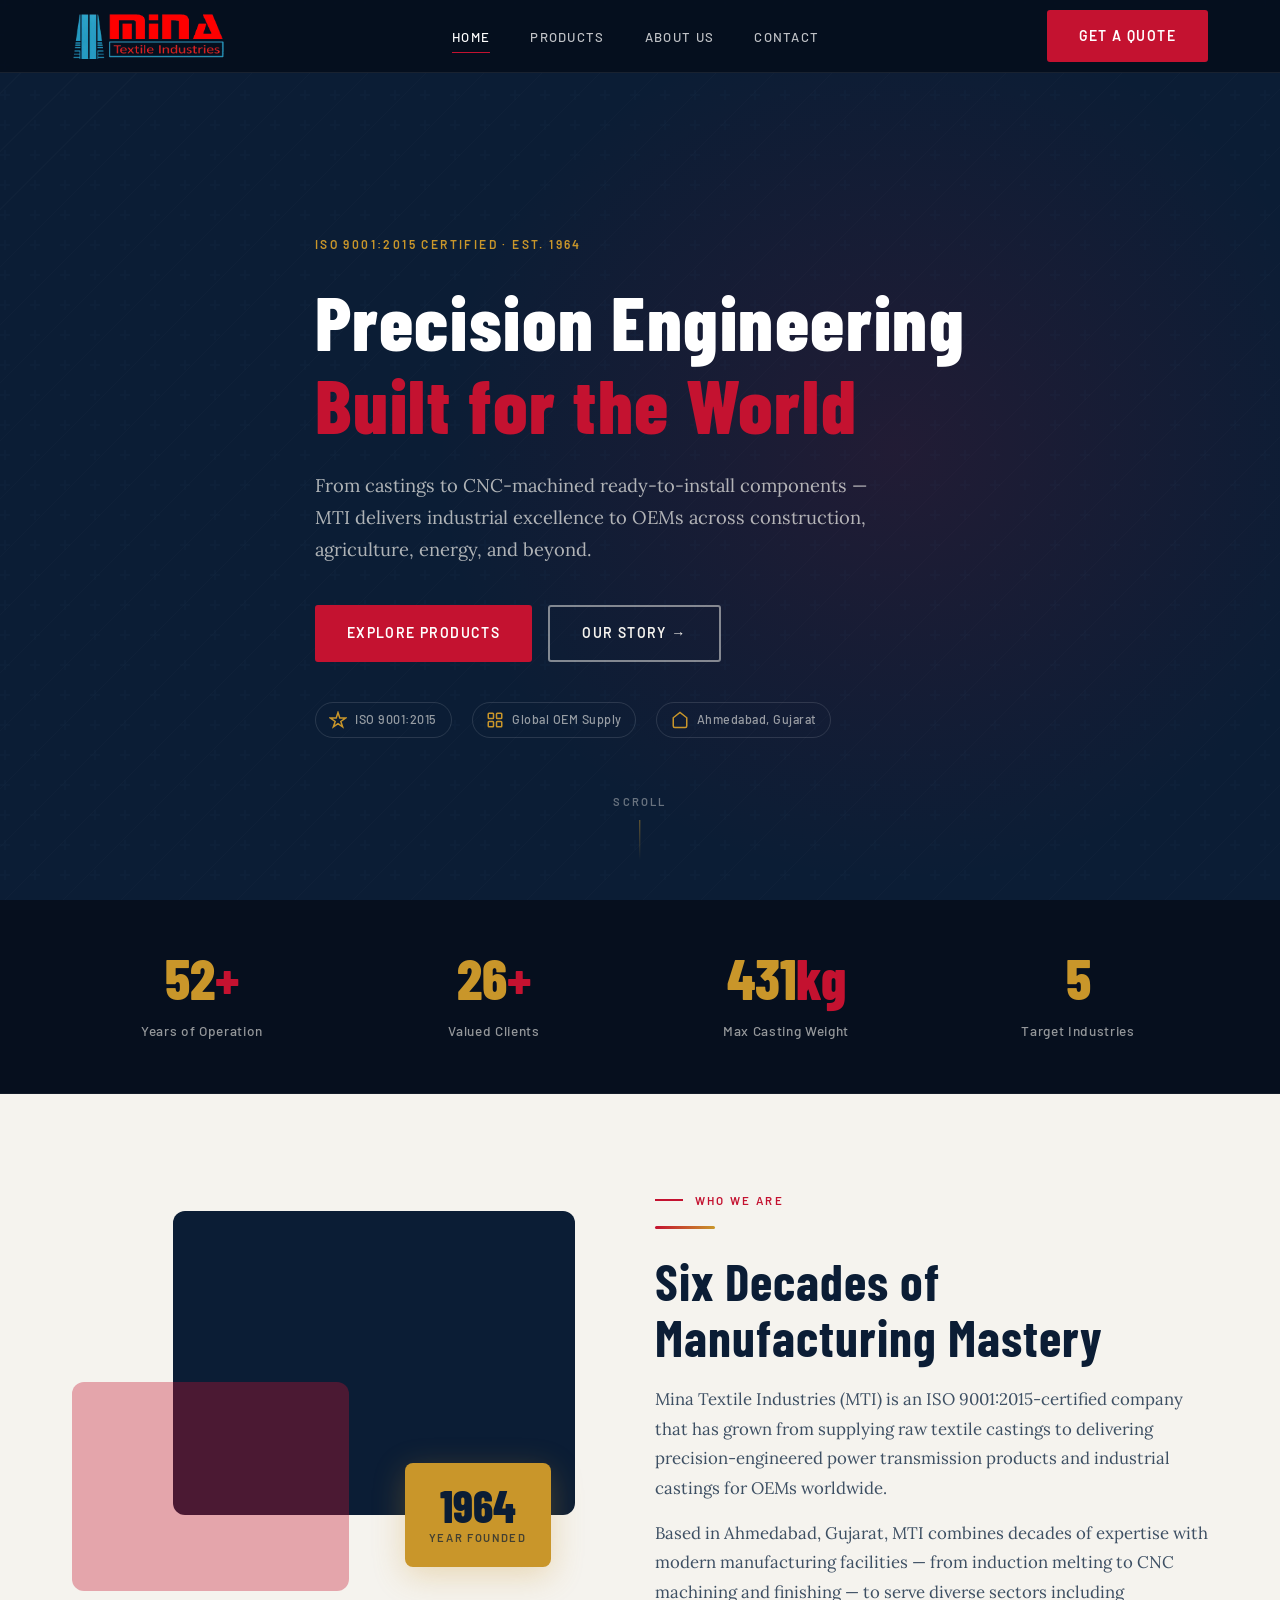
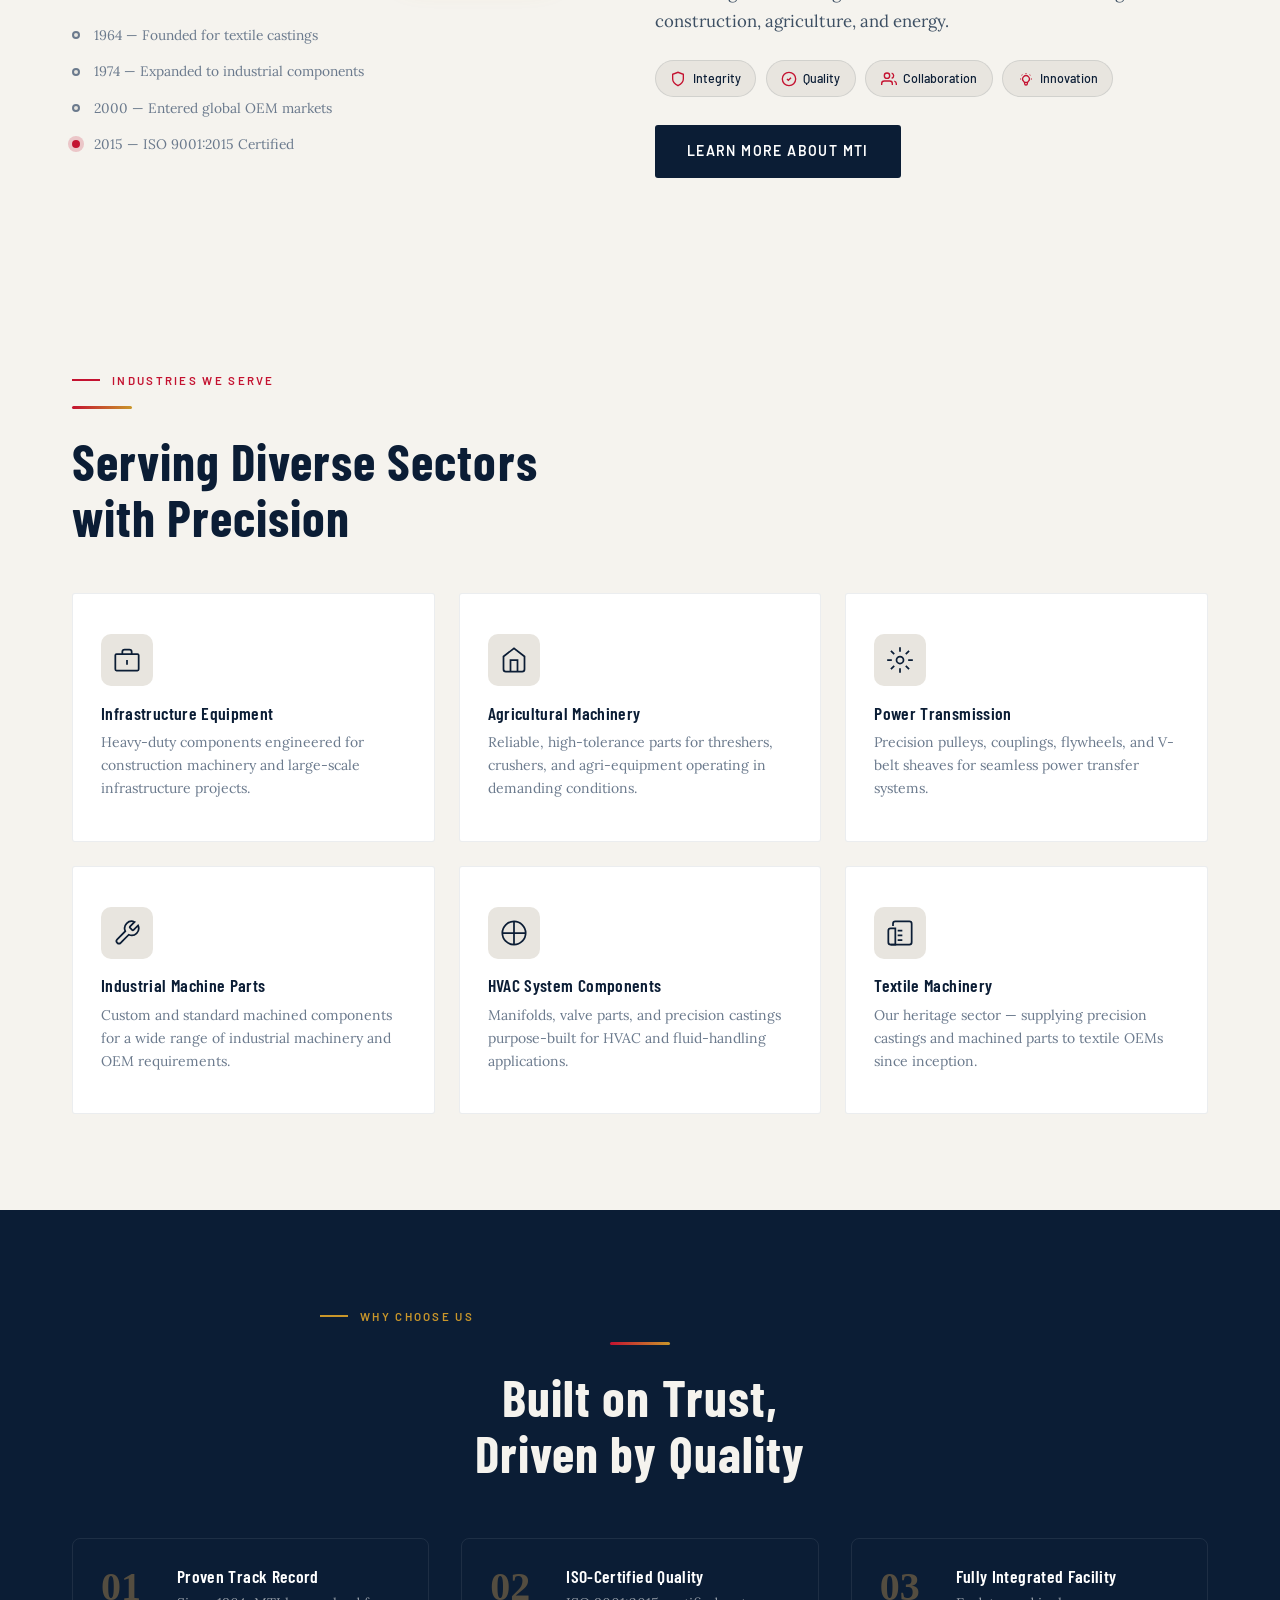
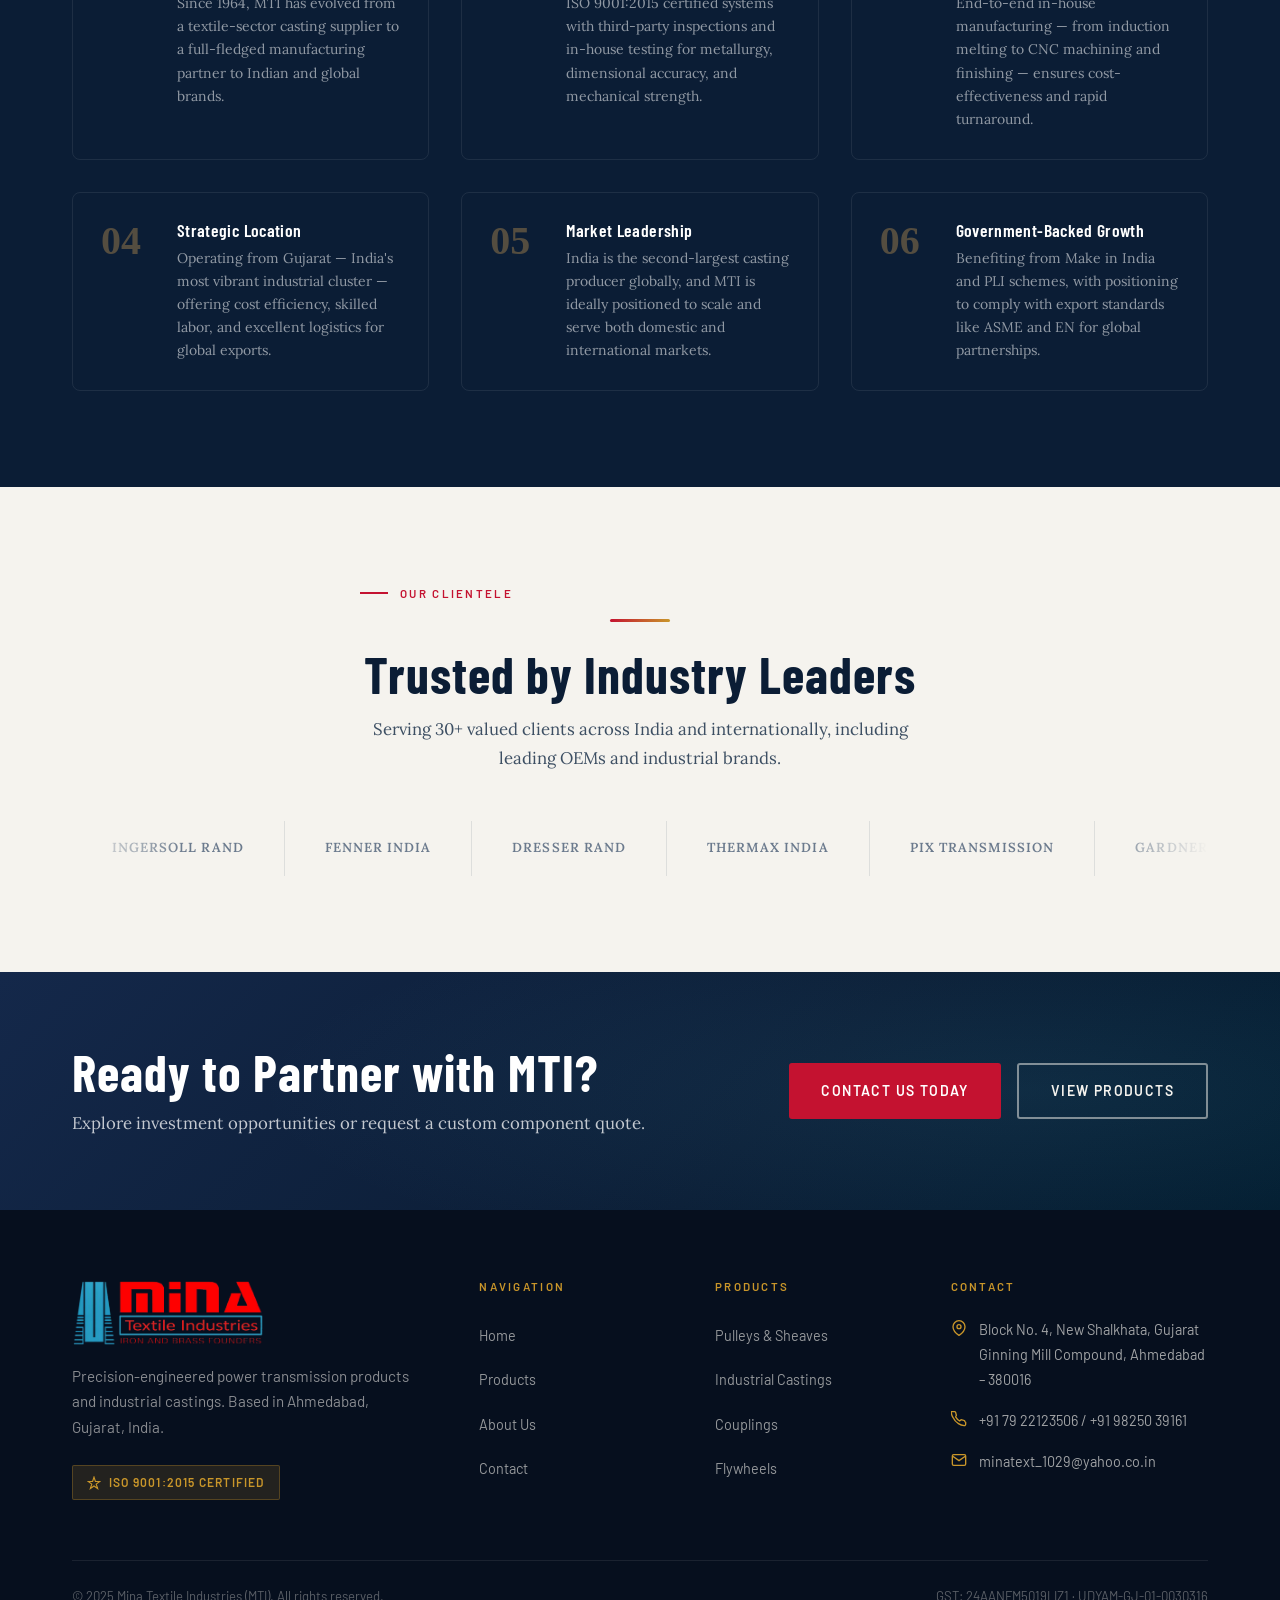
<file: index.html>
<!DOCTYPE html>
<html lang="en">
<head>
  <meta charset="UTF-8" />
  <meta name="viewport" content="width=device-width, initial-scale=1.0" />
  <title>MTI — Mina Textile Industries | Precision Engineering Since 1964</title>
  <meta name="description" content="ISO 9001:2015-certified manufacturer of precision-engineered power transmission products and industrial castings. Based in Ahmedabad, Gujarat." />
  <link rel="stylesheet" href="css/styles.css" />
  <link rel="stylesheet" href="css/home.css" />
</head>
<body>

  <!-- NAVBAR -->
  <nav class="navbar" role="navigation" aria-label="Main">
    <div class="navbar__inner">
      <a href="index.html" class="navbar__logo">
        <img src="images/mina-logo-compact.png" alt="MTI — Mina Textile Industries" class="navbar__logo-img" width="910" height="274" />
      </a>
      <ul class="navbar__nav">
        <li><a href="index.html" class="active">Home</a></li>
        <li><a href="products.html">Products</a></li>
        <li><a href="about.html">About Us</a></li>
        <li><a href="contact.html">Contact</a></li>
      </ul>
      <div class="navbar__cta">
        <a href="contact.html" class="btn btn-primary">Get a Quote</a>
        <button class="hamburger" aria-label="Open menu" aria-expanded="false">
          <span></span><span></span><span></span>
        </button>
      </div>
    </div>
  </nav>

  <!-- HERO -->
  <section class="hero">
    <div class="hero__bg"></div>
    <div class="hero__overlay"></div>
    <div class="container hero__content">
      <p class="hero__eyebrow">ISO 9001:2015 Certified · Est. 1964</p>
      <h1 class="hero__title">Precision Engineering<br /><em>Built for the World</em></h1>
      <p class="hero__sub">
        From castings to CNC-machined ready-to-install components — MTI delivers
        industrial excellence to OEMs across construction, agriculture, energy, and beyond.
      </p>
      <div class="hero__actions">
        <a href="products.html" class="btn btn-primary">Explore Products</a>
        <a href="about.html" class="btn btn-outline">Our Story →</a>
      </div>
      <div class="hero__badges">
        <div class="hero__badge">
          <svg width="18" height="18" viewBox="0 0 24 24" fill="none" stroke="currentColor" stroke-width="2"><path d="M12 2l2.4 7.4H22l-6.2 4.5 2.4 7.4L12 17l-6.2 4.3 2.4-7.4L2 9.4h7.6z"/></svg>
          ISO 9001:2015
        </div>
        <div class="hero__badge">
          <svg width="18" height="18" viewBox="0 0 24 24" fill="none" stroke="currentColor" stroke-width="2"><rect x="3" y="3" width="7" height="7" rx="1"/><rect x="14" y="3" width="7" height="7" rx="1"/><rect x="3" y="14" width="7" height="7" rx="1"/><rect x="14" y="14" width="7" height="7" rx="1"/></svg>
          Global OEM Supply
        </div>
        <div class="hero__badge">
          <svg width="18" height="18" viewBox="0 0 24 24" fill="none" stroke="currentColor" stroke-width="2"><path d="M3 9l9-7 9 7v11a2 2 0 01-2 2H5a2 2 0 01-2-2z"/></svg>
          Ahmedabad, Gujarat
        </div>
      </div>
    </div>
    <div class="hero__scroll">
      <span>Scroll</span>
      <div class="hero__scroll-line"></div>
    </div>
  </section>

  <!-- STATS -->
  <section class="stats-band">
    <div class="container stats-band__grid">
      <div class="stat-card fade-up">
        <span class="stat-card__num"><span data-target="60">0</span>+</span>
        <span class="stat-card__label">Years of Operation</span>
      </div>
      <div class="stat-card fade-up">
        <span class="stat-card__num"><span data-target="30">0</span>+</span>
        <span class="stat-card__label">Valued Clients</span>
      </div>
      <div class="stat-card fade-up">
        <span class="stat-card__num"><span data-target="500">0</span>kg</span>
        <span class="stat-card__label">Max Casting Weight</span>
      </div>
      <div class="stat-card fade-up">
        <span class="stat-card__num"><span data-target="6">0</span></span>
        <span class="stat-card__label">Target Industries</span>
      </div>
    </div>
  </section>

  <!-- ABOUT SNAPSHOT -->
  <section class="section about-snap">
    <div class="container about-snap__grid">
      <div class="about-snap__visual fade-up">
        <div class="about-snap__img-wrap">
          <div class="about-snap__geo geo1"></div>
          <div class="about-snap__geo geo2"></div>
          <div class="about-snap__inner-card">
            <p class="inner-card__year">1964</p>
            <p class="inner-card__label">Year Founded</p>
          </div>
        </div>
        <div class="about-snap__timeline">
          <div class="tl-item"><span class="tl-dot"></span><span class="tl-text">1964 — Founded for textile castings</span></div>
          <div class="tl-item"><span class="tl-dot"></span><span class="tl-text">1974 — Expanded to industrial components</span></div>
          <div class="tl-item"><span class="tl-dot"></span><span class="tl-text">2000 — Entered global OEM markets</span></div>
          <div class="tl-item"><span class="tl-dot active"></span><span class="tl-text">2015 — ISO 9001:2015 Certified</span></div>
        </div>
      </div>
      <div class="about-snap__text fade-up">
        <span class="section-label">Who We Are</span>
        <div class="amber-bar"></div>
        <h2>Six Decades of<br />Manufacturing Mastery</h2>
        <p style="margin:1.25rem 0 1rem;">
          Mina Textile Industries (MTI) is an ISO 9001:2015-certified company that has grown
          from supplying raw textile castings to delivering precision-engineered power
          transmission products and industrial castings for OEMs worldwide.
        </p>
        <p>
          Based in Ahmedabad, Gujarat, MTI combines decades of expertise with modern
          manufacturing facilities — from induction melting to CNC machining and finishing —
          to serve diverse sectors including construction, agriculture, and energy.
        </p>
        <div class="about-snap__values">
          <div class="value-chip">
            <svg width="16" height="16" viewBox="0 0 24 24" fill="none" stroke="currentColor" stroke-width="2"><path d="M12 22s8-4 8-10V5l-8-3-8 3v7c0 6 8 10 8 10z"/></svg>
            Integrity
          </div>
          <div class="value-chip">
            <svg width="16" height="16" viewBox="0 0 24 24" fill="none" stroke="currentColor" stroke-width="2"><circle cx="12" cy="12" r="10"/><path d="M9 12l2 2 4-4"/></svg>
            Quality
          </div>
          <div class="value-chip">
            <svg width="16" height="16" viewBox="0 0 24 24" fill="none" stroke="currentColor" stroke-width="2"><path d="M17 21v-2a4 4 0 00-4-4H5a4 4 0 00-4 4v2"/><circle cx="9" cy="7" r="4"/><path d="M23 21v-2a4 4 0 00-3-3.87m-4-12a4 4 0 010 7.75"/></svg>
            Collaboration
          </div>
          <div class="value-chip">
            <svg width="16" height="16" viewBox="0 0 24 24" fill="none" stroke="currentColor" stroke-width="2"><path d="M9.663 17h4.673M12 3v1m6.364 1.636l-.707.707M21 12h-1M4 12H3m3.343-5.657l-.707-.707m2.828 9.9a5 5 0 117.072 0l-.548.547A3.374 3.374 0 0014 18.469V19a2 2 0 11-4 0v-.531c0-.895-.356-1.754-.988-2.386l-.548-.547z"/></svg>
            Innovation
          </div>
        </div>
        <a href="about.html" class="btn btn-navy" style="margin-top:1.75rem;">Learn More About MTI</a>
      </div>
    </div>
  </section>

  <!-- TARGET MARKETS -->
  <section class="section section--gray markets">
    <div class="container">
      <div class="section-header fade-up">
        <span class="section-label">Industries We Serve</span>
        <div class="amber-bar"></div>
        <h2>Serving Diverse Sectors<br />with Precision</h2>
      </div>
      <div class="markets__grid">
        <div class="market-card fade-up">
          <div class="market-card__icon">
            <svg width="28" height="28" viewBox="0 0 24 24" fill="none" stroke="currentColor" stroke-width="1.5"><rect x="2" y="7" width="20" height="14" rx="1"/><path d="M16 7V5a2 2 0 00-2-2h-4a2 2 0 00-2 2v2"/><line x1="12" y1="12" x2="12" y2="16"/></svg>
          </div>
          <h4>Infrastructure Equipment</h4>
          <p>Heavy-duty components engineered for construction machinery and large-scale infrastructure projects.</p>
        </div>
        <div class="market-card fade-up">
          <div class="market-card__icon">
            <svg width="28" height="28" viewBox="0 0 24 24" fill="none" stroke="currentColor" stroke-width="1.5"><path d="M3 9l9-7 9 7v11a2 2 0 01-2 2H5a2 2 0 01-2-2z"/><path d="M9 22V12h6v10"/></svg>
          </div>
          <h4>Agricultural Machinery</h4>
          <p>Reliable, high-tolerance parts for threshers, crushers, and agri-equipment operating in demanding conditions.</p>
        </div>
        <div class="market-card fade-up">
          <div class="market-card__icon">
            <svg width="28" height="28" viewBox="0 0 24 24" fill="none" stroke="currentColor" stroke-width="1.5"><circle cx="12" cy="12" r="3"/><path d="M12 1v4M12 19v4M4.22 4.22l2.83 2.83M16.95 16.95l2.83 2.83M1 12h4M19 12h4M4.22 19.78l2.83-2.83M16.95 7.05l2.83-2.83"/></svg>
          </div>
          <h4>Power Transmission</h4>
          <p>Precision pulleys, couplings, flywheels, and V-belt sheaves for seamless power transfer systems.</p>
        </div>
        <div class="market-card fade-up">
          <div class="market-card__icon">
            <svg width="28" height="28" viewBox="0 0 24 24" fill="none" stroke="currentColor" stroke-width="1.5"><path d="M14.7 6.3a1 1 0 000 1.4l1.6 1.6a1 1 0 001.4 0l3.77-3.77a6 6 0 01-7.94 7.94l-6.91 6.91a2.12 2.12 0 01-3-3l6.91-6.91a6 6 0 017.94-7.94l-3.76 3.76z"/></svg>
          </div>
          <h4>Industrial Machine Parts</h4>
          <p>Custom and standard machined components for a wide range of industrial machinery and OEM requirements.</p>
        </div>
        <div class="market-card fade-up">
          <div class="market-card__icon">
            <svg width="28" height="28" viewBox="0 0 24 24" fill="none" stroke="currentColor" stroke-width="1.5"><path d="M2 12h20M2 12c0 5.5 4.5 10 10 10s10-4.5 10-10M2 12C2 6.5 6.5 2 12 2s10 4.5 10 10"/><path d="M12 2v20"/></svg>
          </div>
          <h4>HVAC System Components</h4>
          <p>Manifolds, valve parts, and precision castings purpose-built for HVAC and fluid-handling applications.</p>
        </div>
        <div class="market-card fade-up">
          <div class="market-card__icon">
            <svg width="28" height="28" viewBox="0 0 24 24" fill="none" stroke="currentColor" stroke-width="1.5"><path d="M4 22h16a2 2 0 002-2V4a2 2 0 00-2-2H8a2 2 0 00-2 2v2"/><path d="M4 22a2 2 0 01-2-2V10c0-1.1.9-2 2-2h4v14H4z"/><path d="M10 14h4M10 18h4M10 10h4"/></svg>
          </div>
          <h4>Textile Machinery</h4>
          <p>Our heritage sector — supplying precision castings and machined parts to textile OEMs since inception.</p>
        </div>
      </div>
    </div>
  </section>

  <!-- WHY MTI -->
  <section class="section why-mti section--dark">
    <div class="container">
      <div class="section-header fade-up" style="text-align:center;max-width:640px;margin:0 auto 3.5rem;">
        <span class="section-label">Why Choose Us</span>
        <div class="amber-bar" style="margin:0 auto 1.5rem;"></div>
        <h2>Built on Trust,<br />Driven by Quality</h2>
      </div>
      <div class="why-grid">
        <div class="why-item fade-up">
          <div class="why-item__num">01</div>
          <div>
            <h4>Proven Track Record</h4>
            <p>Since 1964, MTI has evolved from a textile-sector casting supplier to a full-fledged manufacturing partner to Indian and global brands.</p>
          </div>
        </div>
        <div class="why-item fade-up">
          <div class="why-item__num">02</div>
          <div>
            <h4>ISO-Certified Quality</h4>
            <p>ISO 9001:2015 certified systems with third-party inspections and in-house testing for metallurgy, dimensional accuracy, and mechanical strength.</p>
          </div>
        </div>
        <div class="why-item fade-up">
          <div class="why-item__num">03</div>
          <div>
            <h4>Fully Integrated Facility</h4>
            <p>End-to-end in-house manufacturing — from induction melting to CNC machining and finishing — ensures cost-effectiveness and rapid turnaround.</p>
          </div>
        </div>
        <div class="why-item fade-up">
          <div class="why-item__num">04</div>
          <div>
            <h4>Strategic Location</h4>
            <p>Operating from Gujarat — India's most vibrant industrial cluster — offering cost efficiency, skilled labor, and excellent logistics for global exports.</p>
          </div>
        </div>
        <div class="why-item fade-up">
          <div class="why-item__num">05</div>
          <div>
            <h4>Market Leadership</h4>
            <p>India is the second-largest casting producer globally, and MTI is ideally positioned to scale and serve both domestic and international markets.</p>
          </div>
        </div>
        <div class="why-item fade-up">
          <div class="why-item__num">06</div>
          <div>
            <h4>Government-Backed Growth</h4>
            <p>Benefiting from Make in India and PLI schemes, with positioning to comply with export standards like ASME and EN for global partnerships.</p>
          </div>
        </div>
      </div>
    </div>
  </section>

  <!-- KEY CLIENTS -->
  <section class="section clients">
    <div class="container">
      <div class="section-header fade-up" style="text-align:center;max-width:560px;margin:0 auto 3rem;">
        <span class="section-label">Our Clientele</span>
        <div class="amber-bar" style="margin:0 auto 1.5rem;"></div>
        <h2>Trusted by Industry Leaders</h2>
        <p style="margin-top:.75rem;">Serving 30+ valued clients across India and internationally, including leading OEMs and industrial brands.</p>
      </div>
      <div class="clients__marquee-wrap">
        <div class="clients__marquee">
          <div class="clients__track">
            <span>Ingersoll Rand</span><span>Fenner India</span><span>Dresser Rand</span>
            <span>Thermax India</span><span>PIX Transmission</span><span>Gardner Denver</span>
            <span>Modern Insulators</span><span>International Combustion</span>
            <span>McNally Sayaji Engineering</span><span>Amman Apollo India</span>
            <span>Kemtron Technologies</span><span>Solitaire Machine Tools</span>
            <!-- duplicate for seamless loop -->
            <span>Ingersoll Rand</span><span>Fenner India</span><span>Dresser Rand</span>
            <span>Thermax India</span><span>PIX Transmission</span><span>Gardner Denver</span>
            <span>Modern Insulators</span><span>International Combustion</span>
            <span>McNally Sayaji Engineering</span><span>Amman Apollo India</span>
            <span>Kemtron Technologies</span><span>Solitaire Machine Tools</span>
          </div>
        </div>
      </div>
    </div>
  </section>

  <!-- CTA BAND -->
  <section class="cta-band">
    <div class="container cta-band__inner fade-up">
      <div>
        <h2 style="color:var(--white);">Ready to Partner with MTI?</h2>
        <p style="color:rgba(255,255,255,.75);margin-top:.5rem;">Explore investment opportunities or request a custom component quote.</p>
      </div>
      <div style="display:flex;gap:1rem;flex-wrap:wrap;">
        <a href="contact.html" class="btn btn-primary">Contact Us Today</a>
        <a href="products.html" class="btn btn-outline">View Products</a>
      </div>
    </div>
  </section>

  <!-- FOOTER -->
  <footer class="footer">
    <div class="container">
      <div class="footer__grid">
        <div class="footer__brand">
          <img src="images/mina-logo-full.png" alt="MTI — Mina Textile Industries — Iron and Brass Founders" class="footer__brand-img" width="851" height="293" />
          <p>Precision-engineered power transmission products and industrial castings. Based in Ahmedabad, Gujarat, India.</p>
          <div class="iso-badge">
            <svg width="14" height="14" viewBox="0 0 24 24" fill="none" stroke="currentColor" stroke-width="2"><path d="M12 2l2.4 7.4H22l-6.2 4.5 2.4 7.4L12 17l-6.2 4.3 2.4-7.4L2 9.4h7.6z"/></svg>
            ISO 9001:2015 Certified
          </div>
        </div>
        <div class="footer__col">
          <h5>Navigation</h5>
          <ul>
            <li><a href="index.html">Home</a></li>
            <li><a href="products.html">Products</a></li>
            <li><a href="about.html">About Us</a></li>
            <li><a href="contact.html">Contact</a></li>
          </ul>
        </div>
        <div class="footer__col">
          <h5>Products</h5>
          <ul>
            <li><a href="products.html">Pulleys & Sheaves</a></li>
            <li><a href="products.html">Industrial Castings</a></li>
            <li><a href="products.html">Couplings</a></li>
            <li><a href="products.html">Flywheels</a></li>
          </ul>
        </div>
        <div class="footer__col">
          <h5>Contact</h5>
          <div class="footer__contact-item">
            <svg width="16" height="16" viewBox="0 0 24 24" fill="none" stroke="currentColor" stroke-width="2"><path d="M21 10c0 7-9 13-9 13s-9-6-9-13a9 9 0 0118 0z"/><circle cx="12" cy="10" r="3"/></svg>
            <span>Block No. 4, New Shalkhata, Gujarat Ginning Mill Compound, Ahmedabad – 380016</span>
          </div>
          <div class="footer__contact-item">
            <svg width="16" height="16" viewBox="0 0 24 24" fill="none" stroke="currentColor" stroke-width="2"><path d="M22 16.92v3a2 2 0 01-2.18 2 19.79 19.79 0 01-8.63-3.07A19.5 19.5 0 013.07 9.81 19.79 19.79 0 01.18 1.26a2 2 0 012-.27h3a2 2 0 012 1.72c.127.96.361 1.903.7 2.81a2 2 0 01-.45 2.11L6.91 8.91a16 16 0 006.09 6.09l1.21-1.21a2 2 0 012.11-.45c.907.339 1.85.573 2.81.7a2 2 0 011.72 2.02z"/></svg>
            <span>+91 79 22123506 / +91 98250 39161</span>
          </div>
          <div class="footer__contact-item">
            <svg width="16" height="16" viewBox="0 0 24 24" fill="none" stroke="currentColor" stroke-width="2"><path d="M4 4h16c1.1 0 2 .9 2 2v12c0 1.1-.9 2-2 2H4c-1.1 0-2-.9-2-2V6c0-1.1.9-2 2-2z"/><polyline points="22,6 12,13 2,6"/></svg>
            <span>minatext_1029@yahoo.co.in</span>
          </div>
        </div>
      </div>
      <div class="footer__bottom">
        <span>© 2025 Mina Textile Industries (MTI). All rights reserved.</span>
        <span>GST: 24AANFM5019LIZ1 · UDYAM-GJ-01-0030316</span>
      </div>
    </div>
  </footer>

  <script src="js/main.js"></script>
</body>
</html>
</file>
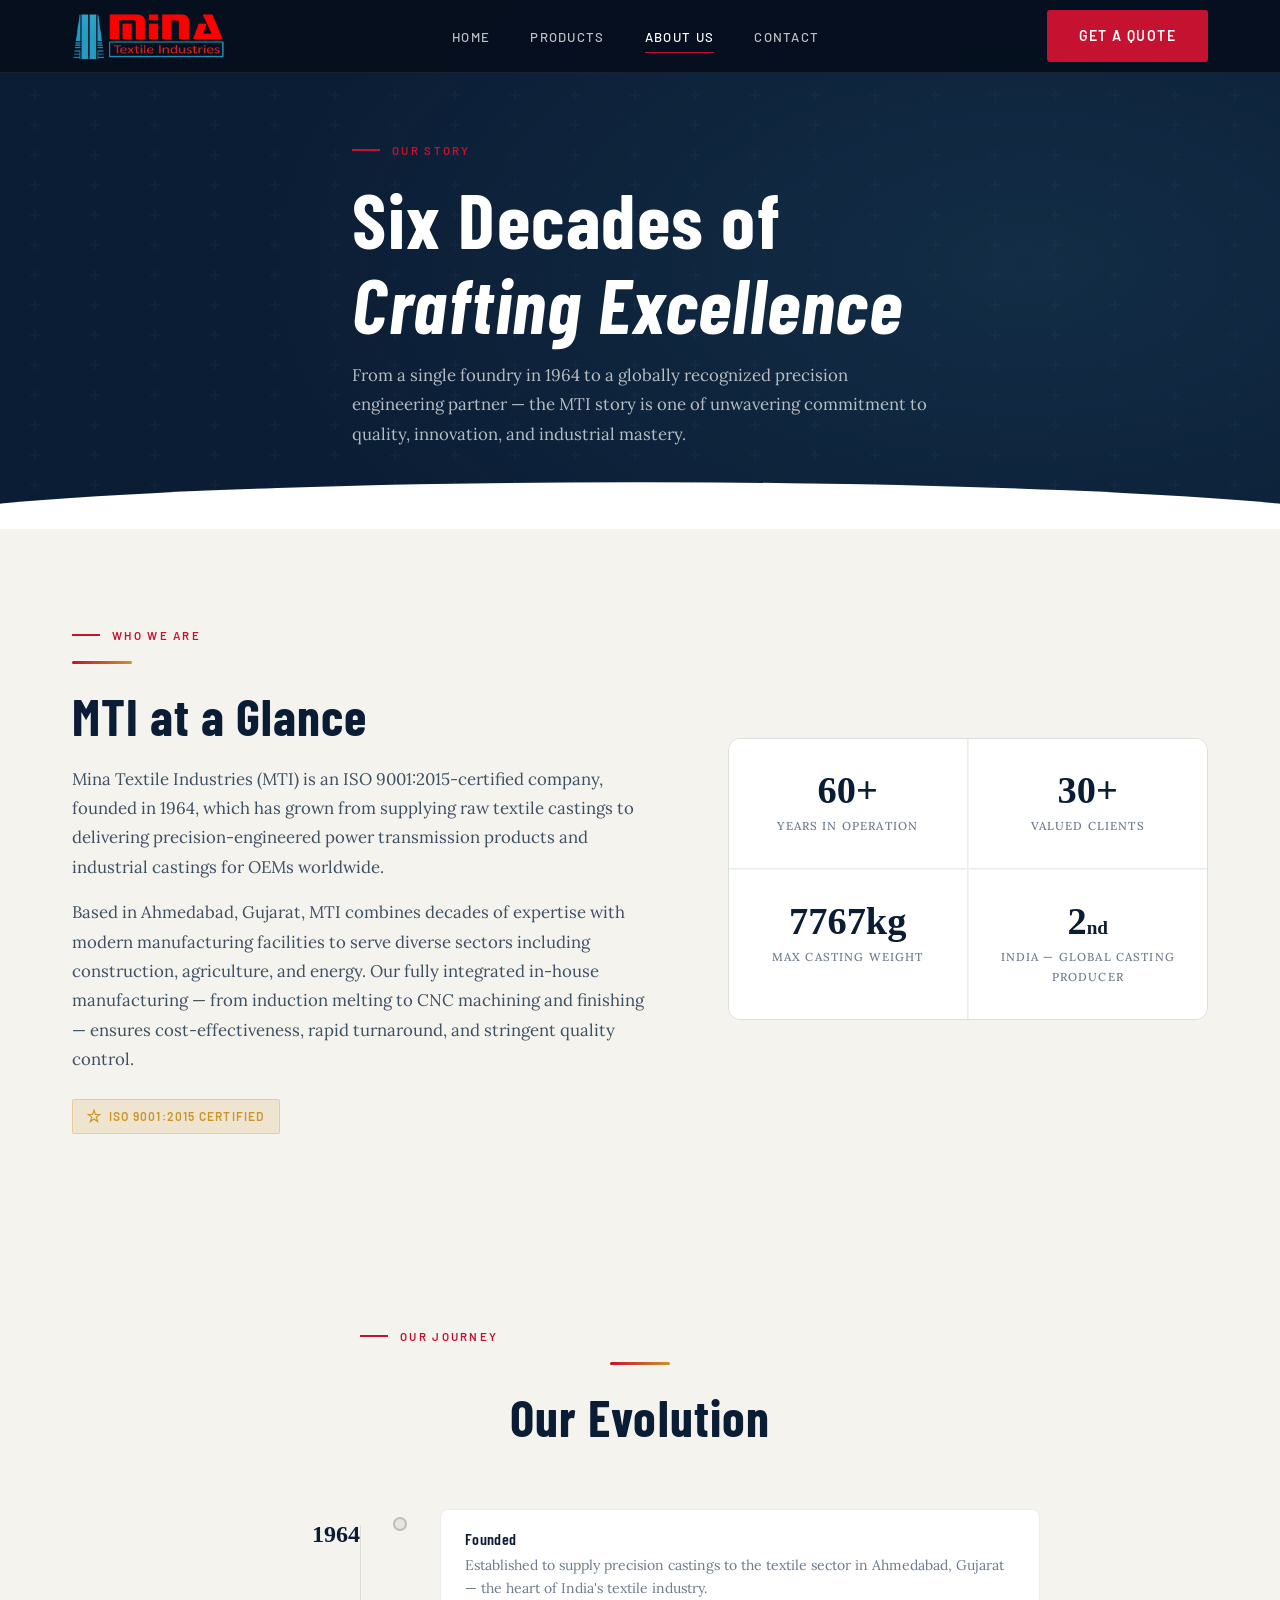
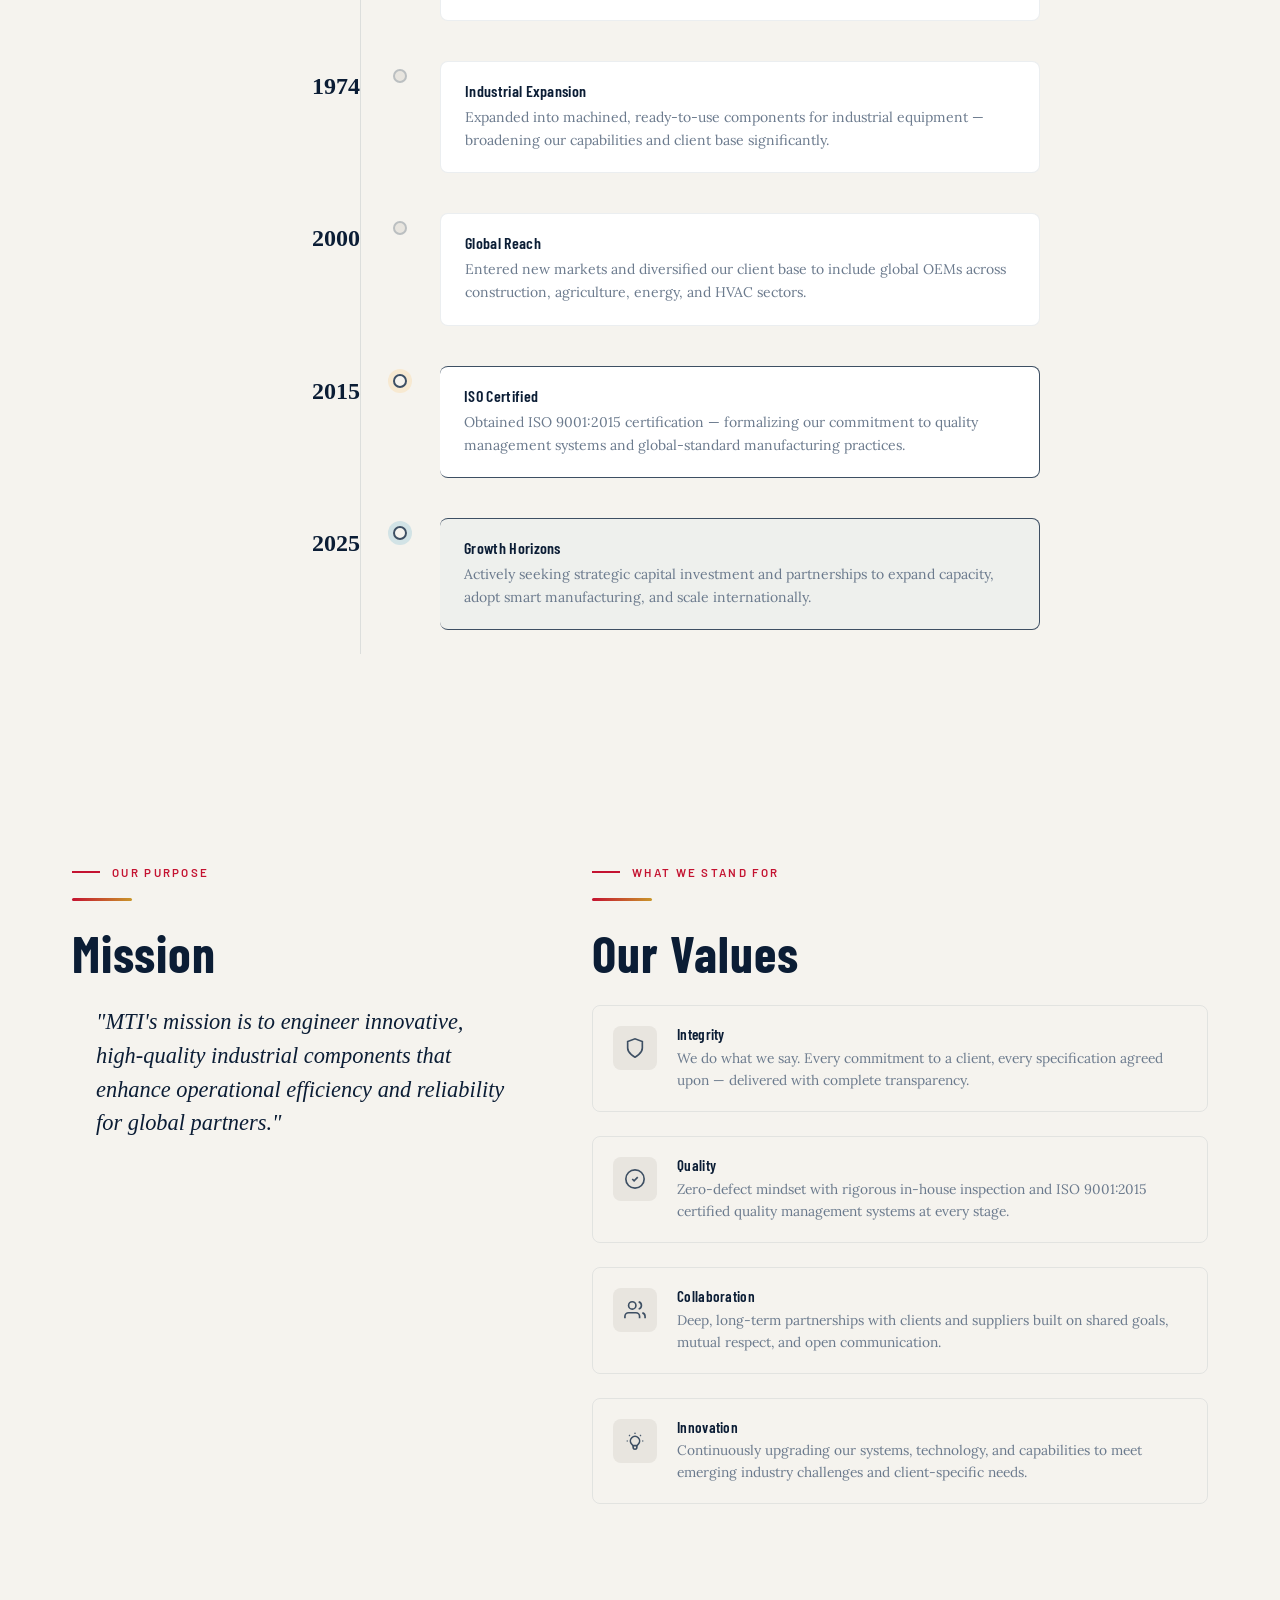
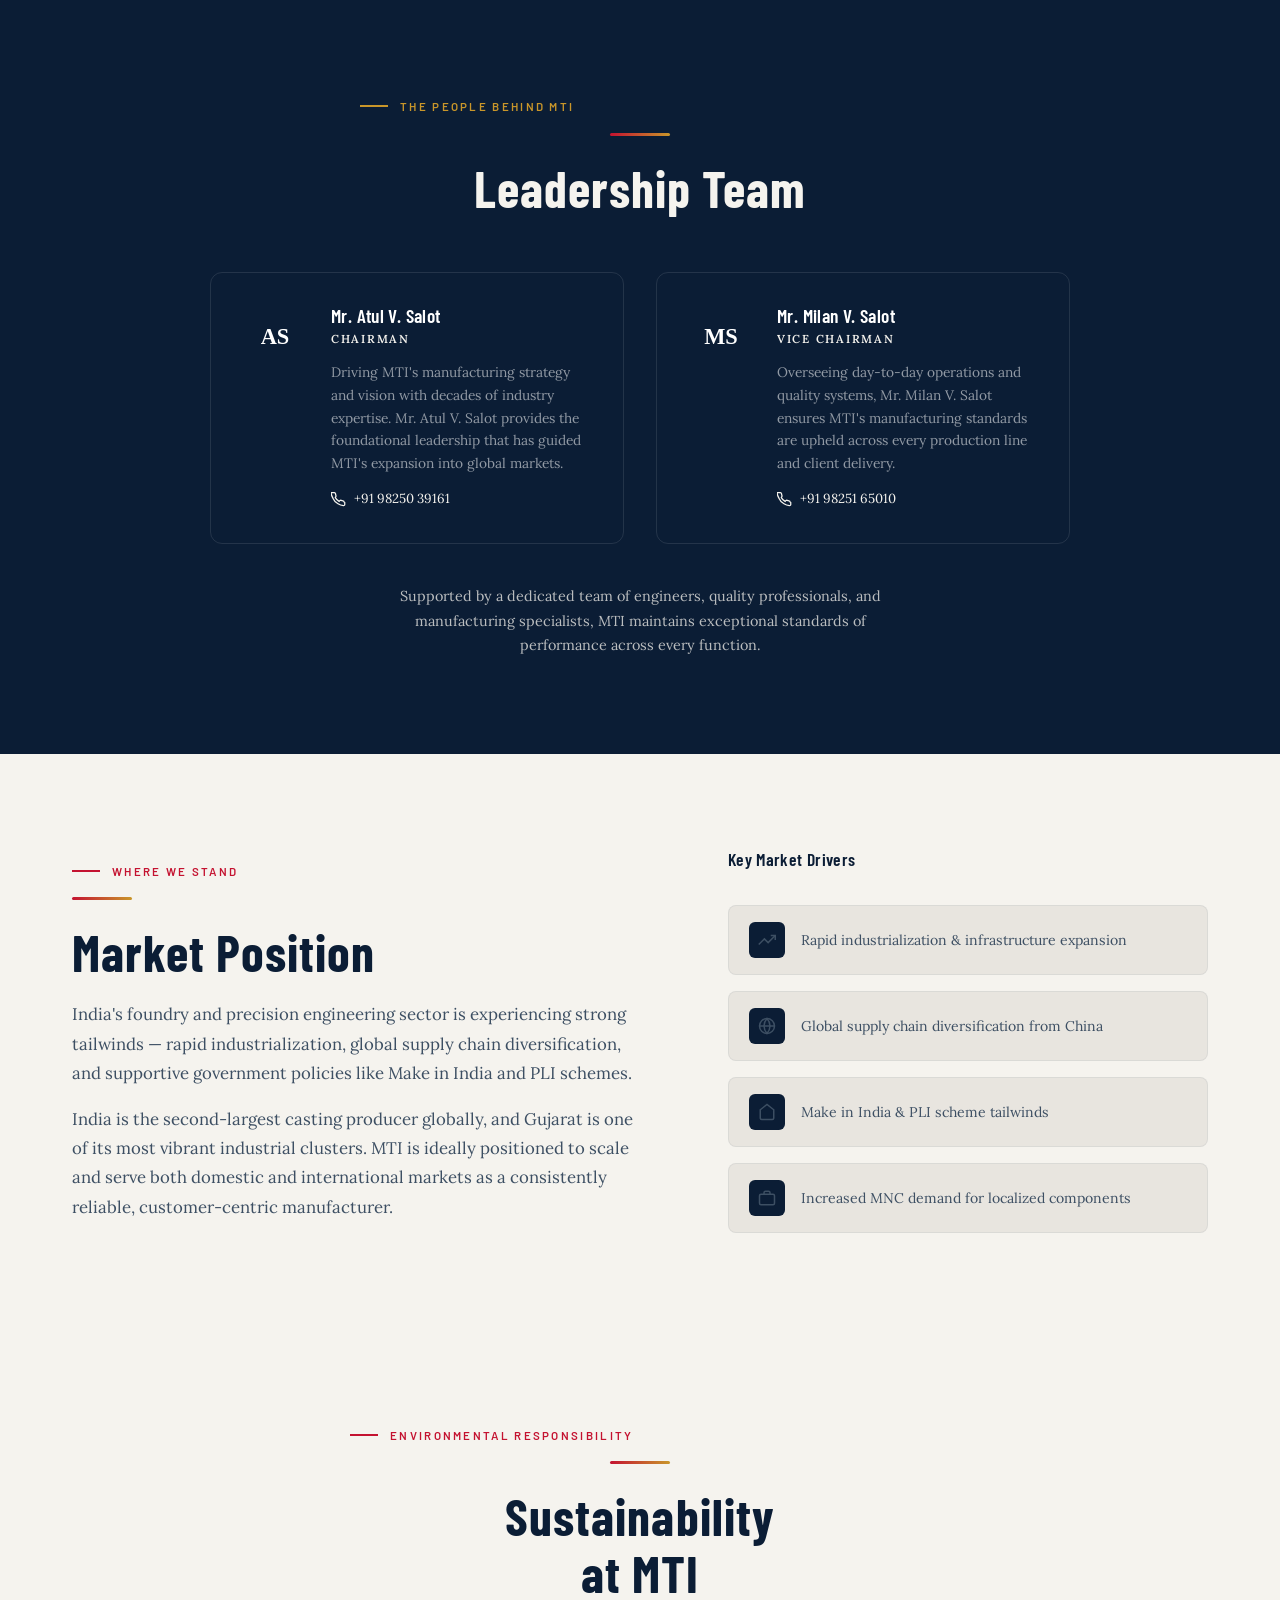
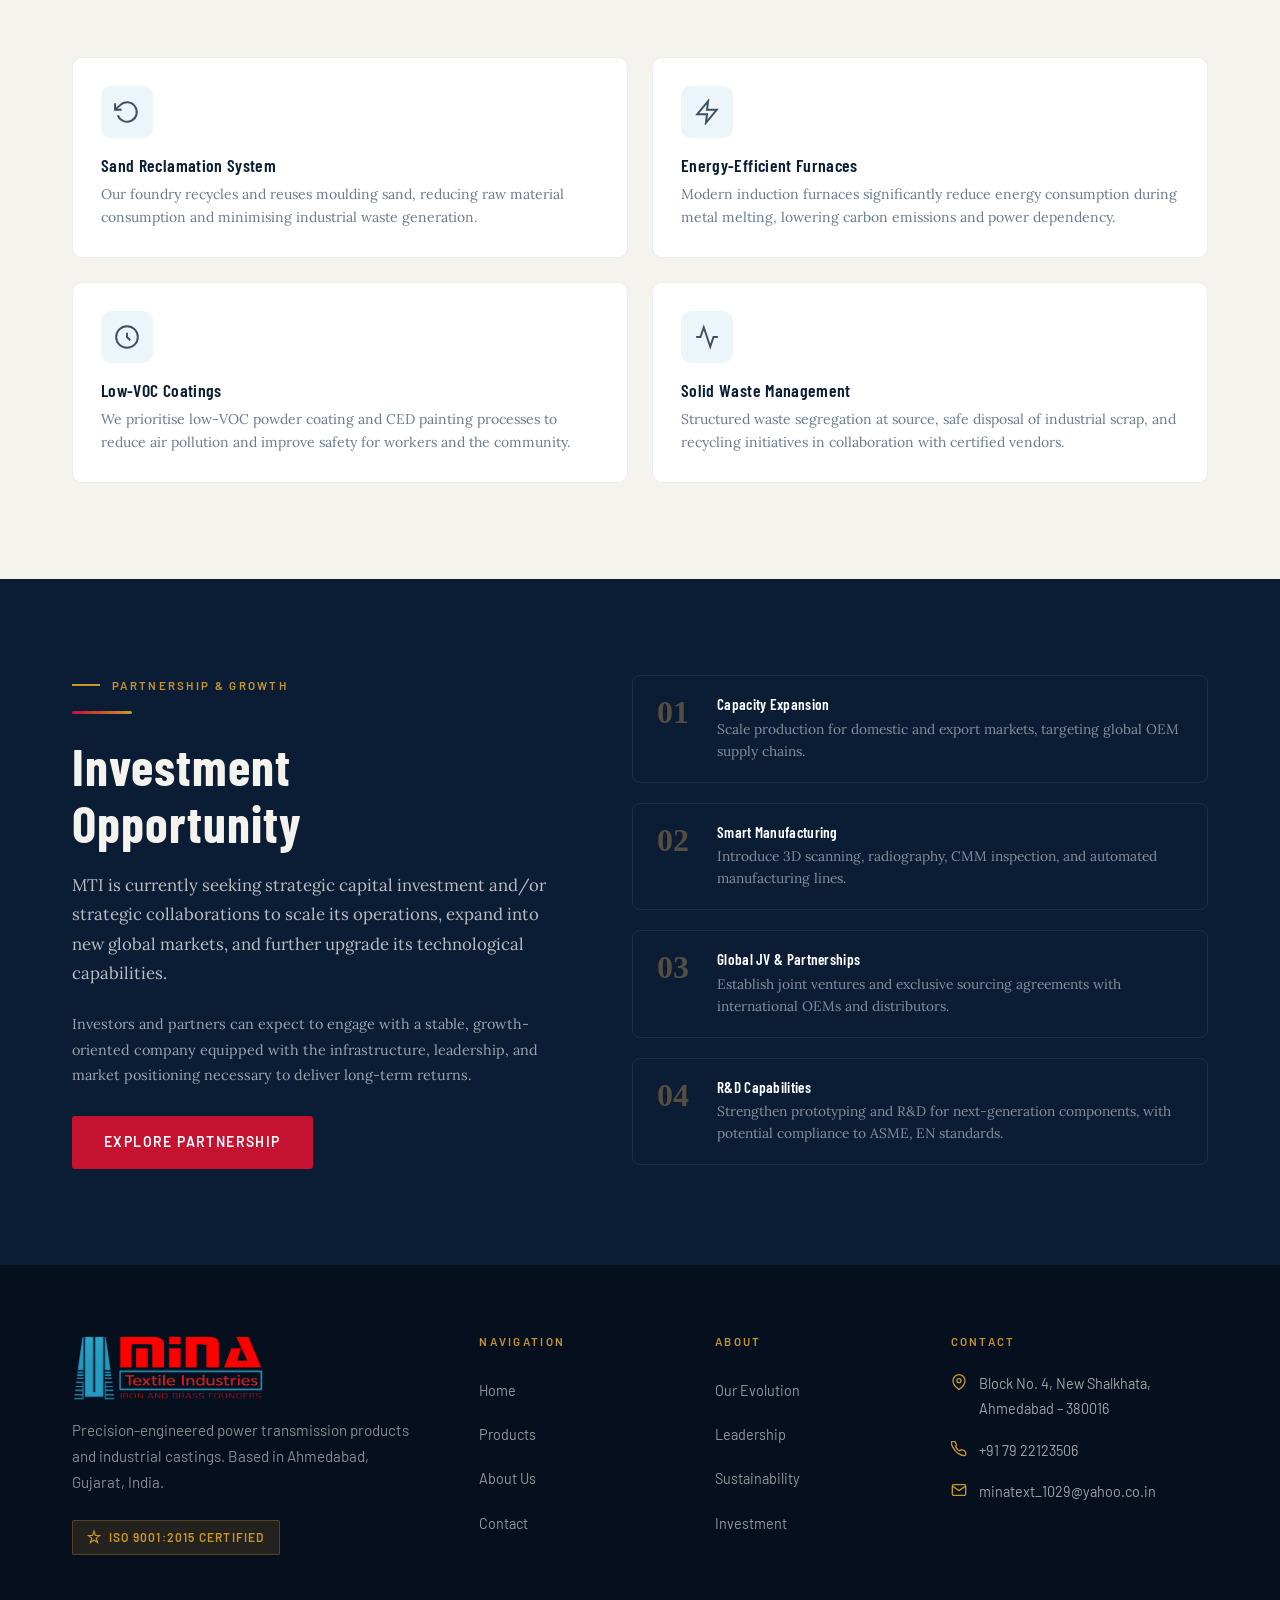
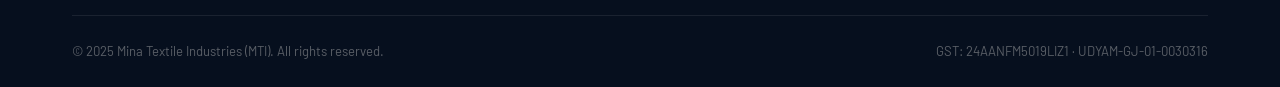
<file: about.html>
<!DOCTYPE html>
<html lang="en">
<head>
  <meta charset="UTF-8" />
  <meta name="viewport" content="width=device-width, initial-scale=1.0" />
  <title>About Us — MTI | Our Story, Values & Leadership</title>
  <meta name="description" content="Learn about Mina Textile Industries — our 60-year journey, leadership team, market position, sustainability practices, and investment opportunities." />
  <link rel="stylesheet" href="css/styles.css" />
  <link rel="stylesheet" href="css/about.css" />
</head>
<body>

  <!-- NAVBAR -->
  <nav class="navbar">
    <div class="navbar__inner">
      <a href="index.html" class="navbar__logo">
        <img src="images/mina-logo-compact.png" alt="MTI — Mina Textile Industries" class="navbar__logo-img" width="910" height="274" />
      </a>
      <ul class="navbar__nav">
        <li><a href="index.html">Home</a></li>
        <li><a href="products.html">Products</a></li>
        <li><a href="about.html" class="active">About Us</a></li>
        <li><a href="contact.html">Contact</a></li>
      </ul>
      <div class="navbar__cta">
        <a href="contact.html" class="btn btn-primary">Get a Quote</a>
        <button class="hamburger" aria-label="Open menu" aria-expanded="false">
          <span></span><span></span><span></span>
        </button>
      </div>
    </div>
  </nav>

  <!-- PAGE HERO -->
  <section class="page-hero">
    <div class="page-hero__bg"></div>
    <div class="container page-hero__content">
      <span class="section-label">Our Story</span>
      <h1>Six Decades of<br /><em>Crafting Excellence</em></h1>
      <p>From a single foundry in 1964 to a globally recognized precision engineering partner — the MTI story is one of unwavering commitment to quality, innovation, and industrial mastery.</p>
    </div>
    <div class="page-hero__divider"></div>
  </section>

  <!-- ABOUT NARRATIVE -->
  <section class="section about-narrative">
    <div class="container about-narrative__grid">
      <div class="fade-up">
        <span class="section-label">Who We Are</span>
        <div class="amber-bar"></div>
        <h2>MTI at a Glance</h2>
        <p style="margin: 1.25rem 0 1rem;">
          Mina Textile Industries (MTI) is an ISO 9001:2015-certified company, founded in 1964,
          which has grown from supplying raw textile castings to delivering precision-engineered
          power transmission products and industrial castings for OEMs worldwide.
        </p>
        <p>
          Based in Ahmedabad, Gujarat, MTI combines decades of expertise with modern
          manufacturing facilities to serve diverse sectors including construction, agriculture,
          and energy. Our fully integrated in-house manufacturing — from induction melting to
          CNC machining and finishing — ensures cost-effectiveness, rapid turnaround, and
          stringent quality control.
        </p>
        <div class="iso-badge" style="margin-top:1.5rem;">
          <svg width="14" height="14" viewBox="0 0 24 24" fill="none" stroke="currentColor" stroke-width="2"><path d="M12 2l2.4 7.4H22l-6.2 4.5 2.4 7.4L12 17l-6.2 4.3 2.4-7.4L2 9.4h7.6z"/></svg>
          ISO 9001:2015 Certified
        </div>
      </div>
      <div class="about-stat-panel fade-up">
        <div class="asp-item">
          <span class="asp-num"><span data-target="60">0</span>+</span>
          <span class="asp-label">Years in Operation</span>
        </div>
        <div class="asp-item">
          <span class="asp-num"><span data-target="30">0</span>+</span>
          <span class="asp-label">Valued Clients</span>
        </div>
        <div class="asp-item">
          <span class="asp-num"><span data-target="8000">0</span>kg</span>
          <span class="asp-label">Max Casting Weight</span>
        </div>
        <div class="asp-item">
          <span class="asp-num">2<span style="font-size:1.2rem">nd</span></span>
          <span class="asp-label">India — Global Casting Producer</span>
        </div>
      </div>
    </div>
  </section>

  <!-- EVOLUTION TIMELINE -->
  <section class="section section--gray evolution">
    <div class="container">
      <div class="section-header fade-up" style="text-align:center;max-width:560px;margin:0 auto 4rem;">
        <span class="section-label">Our Journey</span>
        <div class="amber-bar" style="margin:0 auto 1.5rem;"></div>
        <h2>Our Evolution</h2>
      </div>
      <div class="timeline">
        <div class="tl-entry fade-up">
          <div class="tl-entry__year">1964</div>
          <div class="tl-entry__connector"><div class="tl-entry__dot"></div></div>
          <div class="tl-entry__card">
            <h4>Founded</h4>
            <p>Established to supply precision castings to the textile sector in Ahmedabad, Gujarat — the heart of India's textile industry.</p>
          </div>
        </div>
        <div class="tl-entry fade-up">
          <div class="tl-entry__year">1974</div>
          <div class="tl-entry__connector"><div class="tl-entry__dot"></div></div>
          <div class="tl-entry__card">
            <h4>Industrial Expansion</h4>
            <p>Expanded into machined, ready-to-use components for industrial equipment — broadening our capabilities and client base significantly.</p>
          </div>
        </div>
        <div class="tl-entry fade-up">
          <div class="tl-entry__year">2000</div>
          <div class="tl-entry__connector"><div class="tl-entry__dot"></div></div>
          <div class="tl-entry__card">
            <h4>Global Reach</h4>
            <p>Entered new markets and diversified our client base to include global OEMs across construction, agriculture, energy, and HVAC sectors.</p>
          </div>
        </div>
        <div class="tl-entry fade-up">
          <div class="tl-entry__year">2015</div>
          <div class="tl-entry__connector"><div class="tl-entry__dot active"></div></div>
          <div class="tl-entry__card highlight">
            <h4>ISO Certified</h4>
            <p>Obtained ISO 9001:2015 certification — formalizing our commitment to quality management systems and global-standard manufacturing practices.</p>
          </div>
        </div>
        <div class="tl-entry fade-up">
          <div class="tl-entry__year">2025</div>
          <div class="tl-entry__connector"><div class="tl-entry__dot future"></div></div>
          <div class="tl-entry__card future-card">
            <h4>Growth Horizons</h4>
            <p>Actively seeking strategic capital investment and partnerships to expand capacity, adopt smart manufacturing, and scale internationally.</p>
          </div>
        </div>
      </div>
    </div>
  </section>

  <!-- MISSION & VALUES -->
  <section class="section mission-values">
    <div class="container">
      <div class="mv-grid">
        <div class="mv-mission fade-up">
          <span class="section-label">Our Purpose</span>
          <div class="amber-bar"></div>
          <h2>Mission</h2>
          <blockquote>
            "MTI's mission is to engineer innovative, high-quality industrial components that
            enhance operational efficiency and reliability for global partners."
          </blockquote>
        </div>
        <div class="mv-values fade-up">
          <span class="section-label">What We Stand For</span>
          <div class="amber-bar"></div>
          <h2>Our Values</h2>
          <div class="values-list">
            <div class="value-item">
              <div class="value-item__icon">
                <svg width="22" height="22" viewBox="0 0 24 24" fill="none" stroke="currentColor" stroke-width="1.8"><path d="M12 22s8-4 8-10V5l-8-3-8 3v7c0 6 8 10 8 10z"/></svg>
              </div>
              <div>
                <h4>Integrity</h4>
                <p>We do what we say. Every commitment to a client, every specification agreed upon — delivered with complete transparency.</p>
              </div>
            </div>
            <div class="value-item">
              <div class="value-item__icon">
                <svg width="22" height="22" viewBox="0 0 24 24" fill="none" stroke="currentColor" stroke-width="1.8"><circle cx="12" cy="12" r="10"/><path d="M9 12l2 2 4-4"/></svg>
              </div>
              <div>
                <h4>Quality</h4>
                <p>Zero-defect mindset with rigorous in-house inspection and ISO 9001:2015 certified quality management systems at every stage.</p>
              </div>
            </div>
            <div class="value-item">
              <div class="value-item__icon">
                <svg width="22" height="22" viewBox="0 0 24 24" fill="none" stroke="currentColor" stroke-width="1.8"><path d="M17 21v-2a4 4 0 00-4-4H5a4 4 0 00-4 4v2"/><circle cx="9" cy="7" r="4"/><path d="M23 21v-2a4 4 0 00-3-3.87m-4-12a4 4 0 010 7.75"/></svg>
              </div>
              <div>
                <h4>Collaboration</h4>
                <p>Deep, long-term partnerships with clients and suppliers built on shared goals, mutual respect, and open communication.</p>
              </div>
            </div>
            <div class="value-item">
              <div class="value-item__icon">
                <svg width="22" height="22" viewBox="0 0 24 24" fill="none" stroke="currentColor" stroke-width="1.8"><path d="M9.663 17h4.673M12 3v1m6.364 1.636l-.707.707M21 12h-1M4 12H3m3.343-5.657l-.707-.707m2.828 9.9a5 5 0 117.072 0l-.548.547A3.374 3.374 0 0014 18.469V19a2 2 0 11-4 0v-.531c0-.895-.356-1.754-.988-2.386l-.548-.547z"/></svg>
              </div>
              <div>
                <h4>Innovation</h4>
                <p>Continuously upgrading our systems, technology, and capabilities to meet emerging industry challenges and client-specific needs.</p>
              </div>
            </div>
          </div>
        </div>
      </div>
    </div>
  </section>

  <!-- LEADERSHIP -->
  <section class="section section--dark leadership">
    <div class="container">
      <div class="section-header fade-up" style="text-align:center;max-width:560px;margin:0 auto 3.5rem;">
        <span class="section-label">The People Behind MTI</span>
        <div class="amber-bar" style="margin:0 auto 1.5rem;"></div>
        <h2>Leadership Team</h2>
      </div>
      <div class="leaders-grid">
        <div class="leader-card fade-up">
          <div class="leader-card__avatar">
            <span>AS</span>
          </div>
          <div class="leader-card__info">
            <h3>Mr. Atul V. Salot</h3>
            <span class="leader-card__title">Chairman</span>
            <p>Driving MTI's manufacturing strategy and vision with decades of industry expertise. Mr. Atul V. Salot provides the foundational leadership that has guided MTI's expansion into global markets.</p>
            <div class="leader-card__contact">
              <svg width="15" height="15" viewBox="0 0 24 24" fill="none" stroke="currentColor" stroke-width="2"><path d="M22 16.92v3a2 2 0 01-2.18 2 19.79 19.79 0 01-8.63-3.07A19.5 19.5 0 013.07 9.81 19.79 19.79 0 01.18 1.26a2 2 0 012-.27h3a2 2 0 012 1.72c.127.96.361 1.903.7 2.81a2 2 0 01-.45 2.11L6.91 8.91a16 16 0 006.09 6.09l1.21-1.21a2 2 0 012.11-.45c.907.339 1.85.573 2.81.7a2 2 0 011.72 2.02z"/></svg>
              +91 98250 39161
            </div>
          </div>
        </div>
        <div class="leader-card fade-up">
          <div class="leader-card__avatar">
            <span>MS</span>
          </div>
          <div class="leader-card__info">
            <h3>Mr. Milan V. Salot</h3>
            <span class="leader-card__title">Vice Chairman</span>
            <p>Overseeing day-to-day operations and quality systems, Mr. Milan V. Salot ensures MTI's manufacturing standards are upheld across every production line and client delivery.</p>
            <div class="leader-card__contact">
              <svg width="15" height="15" viewBox="0 0 24 24" fill="none" stroke="currentColor" stroke-width="2"><path d="M22 16.92v3a2 2 0 01-2.18 2 19.79 19.79 0 01-8.63-3.07A19.5 19.5 0 013.07 9.81 19.79 19.79 0 01.18 1.26a2 2 0 012-.27h3a2 2 0 012 1.72c.127.96.361 1.903.7 2.81a2 2 0 01-.45 2.11L6.91 8.91a16 16 0 006.09 6.09l1.21-1.21a2 2 0 012.11-.45c.907.339 1.85.573 2.81.7a2 2 0 011.72 2.02z"/></svg>
              +91 98251 65010
            </div>
          </div>
        </div>
      </div>
      <p class="leaders-note fade-up">
        Supported by a dedicated team of engineers, quality professionals, and manufacturing specialists,
        MTI maintains exceptional standards of performance across every function.
      </p>
    </div>
  </section>

  <!-- MARKET POSITION -->
  <section class="section market-pos">
    <div class="container">
      <div class="mp-grid">
        <div class="fade-up">
          <span class="section-label">Where We Stand</span>
          <div class="amber-bar"></div>
          <h2>Market Position</h2>
          <p style="margin:1.25rem 0 1rem;">
            India's foundry and precision engineering sector is experiencing strong tailwinds —
            rapid industrialization, global supply chain diversification, and supportive government
            policies like Make in India and PLI schemes.
          </p>
          <p>
            India is the second-largest casting producer globally, and Gujarat is one of its most
            vibrant industrial clusters. MTI is ideally positioned to scale and serve both domestic
            and international markets as a consistently reliable, customer-centric manufacturer.
          </p>
        </div>
        <div class="mp-drivers fade-up">
          <h4 style="margin-bottom:1.25rem;">Key Market Drivers</h4>
          <div class="driver-item">
            <div class="driver-icon">
              <svg width="18" height="18" viewBox="0 0 24 24" fill="none" stroke="currentColor" stroke-width="2"><polyline points="23 6 13.5 15.5 8.5 10.5 1 18"/><polyline points="17 6 23 6 23 12"/></svg>
            </div>
            <span>Rapid industrialization & infrastructure expansion</span>
          </div>
          <div class="driver-item">
            <div class="driver-icon">
              <svg width="18" height="18" viewBox="0 0 24 24" fill="none" stroke="currentColor" stroke-width="2"><circle cx="12" cy="12" r="10"/><line x1="2" y1="12" x2="22" y2="12"/><path d="M12 2a15.3 15.3 0 014 10 15.3 15.3 0 01-4 10 15.3 15.3 0 01-4-10 15.3 15.3 0 014-10z"/></svg>
            </div>
            <span>Global supply chain diversification from China</span>
          </div>
          <div class="driver-item">
            <div class="driver-icon">
              <svg width="18" height="18" viewBox="0 0 24 24" fill="none" stroke="currentColor" stroke-width="2"><path d="M3 9l9-7 9 7v11a2 2 0 01-2 2H5a2 2 0 01-2-2z"/></svg>
            </div>
            <span>Make in India & PLI scheme tailwinds</span>
          </div>
          <div class="driver-item">
            <div class="driver-icon">
              <svg width="18" height="18" viewBox="0 0 24 24" fill="none" stroke="currentColor" stroke-width="2"><rect x="2" y="7" width="20" height="14" rx="2"/><path d="M16 7V5a2 2 0 00-2-2h-4a2 2 0 00-2 2v2"/></svg>
            </div>
            <span>Increased MNC demand for localized components</span>
          </div>
        </div>
      </div>
    </div>
  </section>

  <!-- SUSTAINABILITY -->
  <section class="section section--gray sustainability">
    <div class="container">
      <div class="section-header fade-up" style="text-align:center;max-width:580px;margin:0 auto 3.5rem;">
        <span class="section-label">Environmental Responsibility</span>
        <div class="amber-bar" style="margin:0 auto 1.5rem;"></div>
        <h2>Sustainability<br />at MTI</h2>
      </div>
      <div class="sus-grid">
        <div class="sus-card fade-up">
          <div class="sus-card__icon">
            <svg width="26" height="26" viewBox="0 0 24 24" fill="none" stroke="currentColor" stroke-width="1.8"><polyline points="1 4 1 10 7 10"/><path d="M3.51 15a9 9 0 102.13-9.36L1 10"/></svg>
          </div>
          <h4>Sand Reclamation System</h4>
          <p>Our foundry recycles and reuses moulding sand, reducing raw material consumption and minimising industrial waste generation.</p>
        </div>
        <div class="sus-card fade-up">
          <div class="sus-card__icon">
            <svg width="26" height="26" viewBox="0 0 24 24" fill="none" stroke="currentColor" stroke-width="1.8"><path d="M13 2L3 14h9l-1 8 10-12h-9l1-8z"/></svg>
          </div>
          <h4>Energy-Efficient Furnaces</h4>
          <p>Modern induction furnaces significantly reduce energy consumption during metal melting, lowering carbon emissions and power dependency.</p>
        </div>
        <div class="sus-card fade-up">
          <div class="sus-card__icon">
            <svg width="26" height="26" viewBox="0 0 24 24" fill="none" stroke="currentColor" stroke-width="1.8"><path d="M12 22c5.523 0 10-4.477 10-10S17.523 2 12 2 2 6.477 2 12s4.477 10 10 10z"/><path d="M12 8v4l3 3"/></svg>
          </div>
          <h4>Low-VOC Coatings</h4>
          <p>We prioritise low-VOC powder coating and CED painting processes to reduce air pollution and improve safety for workers and the community.</p>
        </div>
        <div class="sus-card fade-up">
          <div class="sus-card__icon">
            <svg width="26" height="26" viewBox="0 0 24 24" fill="none" stroke="currentColor" stroke-width="1.8"><polyline points="22 12 18 12 15 21 9 3 6 12 2 12"/></svg>
          </div>
          <h4>Solid Waste Management</h4>
          <p>Structured waste segregation at source, safe disposal of industrial scrap, and recycling initiatives in collaboration with certified vendors.</p>
        </div>
      </div>
    </div>
  </section>

  <!-- INVESTMENT OPPORTUNITY -->
  <section class="section invest section--dark">
    <div class="container">
      <div class="invest-grid">
        <div class="fade-up">
          <span class="section-label">Partnership & Growth</span>
          <div class="amber-bar"></div>
          <h2>Investment<br />Opportunity</h2>
          <p style="margin:1.25rem 0 1.5rem;">
            MTI is currently seeking strategic capital investment and/or strategic collaborations
            to scale its operations, expand into new global markets, and further upgrade its
            technological capabilities.
          </p>
          <p style="margin-bottom:1.75rem;color:rgba(255,255,255,.6);font-size:.9rem;">
            Investors and partners can expect to engage with a stable, growth-oriented company
            equipped with the infrastructure, leadership, and market positioning necessary to
            deliver long-term returns.
          </p>
          <a href="contact.html" class="btn btn-primary">Explore Partnership</a>
        </div>
        <div class="invest-goals fade-up">
          <div class="ig-item">
            <div class="ig-num">01</div>
            <div>
              <h4>Capacity Expansion</h4>
              <p>Scale production for domestic and export markets, targeting global OEM supply chains.</p>
            </div>
          </div>
          <div class="ig-item">
            <div class="ig-num">02</div>
            <div>
              <h4>Smart Manufacturing</h4>
              <p>Introduce 3D scanning, radiography, CMM inspection, and automated manufacturing lines.</p>
            </div>
          </div>
          <div class="ig-item">
            <div class="ig-num">03</div>
            <div>
              <h4>Global JV & Partnerships</h4>
              <p>Establish joint ventures and exclusive sourcing agreements with international OEMs and distributors.</p>
            </div>
          </div>
          <div class="ig-item">
            <div class="ig-num">04</div>
            <div>
              <h4>R&D Capabilities</h4>
              <p>Strengthen prototyping and R&D for next-generation components, with potential compliance to ASME, EN standards.</p>
            </div>
          </div>
        </div>
      </div>
    </div>
  </section>

  <!-- FOOTER -->
  <footer class="footer">
    <div class="container">
      <div class="footer__grid">
        <div class="footer__brand">
          <img src="images/mina-logo-full.png" alt="MTI — Mina Textile Industries — Iron and Brass Founders" class="footer__brand-img" width="851" height="293" />
          <p>Precision-engineered power transmission products and industrial castings. Based in Ahmedabad, Gujarat, India.</p>
          <div class="iso-badge">
            <svg width="14" height="14" viewBox="0 0 24 24" fill="none" stroke="currentColor" stroke-width="2"><path d="M12 2l2.4 7.4H22l-6.2 4.5 2.4 7.4L12 17l-6.2 4.3 2.4-7.4L2 9.4h7.6z"/></svg>
            ISO 9001:2015 Certified
          </div>
        </div>
        <div class="footer__col">
          <h5>Navigation</h5>
          <ul>
            <li><a href="index.html">Home</a></li>
            <li><a href="products.html">Products</a></li>
            <li><a href="about.html">About Us</a></li>
            <li><a href="contact.html">Contact</a></li>
          </ul>
        </div>
        <div class="footer__col">
          <h5>About</h5>
          <ul>
            <li><a href="about.html#evolution">Our Evolution</a></li>
            <li><a href="about.html#leadership">Leadership</a></li>
            <li><a href="about.html#sustainability">Sustainability</a></li>
            <li><a href="about.html#invest">Investment</a></li>
          </ul>
        </div>
        <div class="footer__col">
          <h5>Contact</h5>
          <div class="footer__contact-item">
            <svg width="16" height="16" viewBox="0 0 24 24" fill="none" stroke="currentColor" stroke-width="2"><path d="M21 10c0 7-9 13-9 13s-9-6-9-13a9 9 0 0118 0z"/><circle cx="12" cy="10" r="3"/></svg>
            <span>Block No. 4, New Shalkhata, Ahmedabad – 380016</span>
          </div>
          <div class="footer__contact-item">
            <svg width="16" height="16" viewBox="0 0 24 24" fill="none" stroke="currentColor" stroke-width="2"><path d="M22 16.92v3a2 2 0 01-2.18 2 19.79 19.79 0 01-8.63-3.07A19.5 19.5 0 013.07 9.81 19.79 19.79 0 01.18 1.26a2 2 0 012-.27h3a2 2 0 012 1.72c.127.96.361 1.903.7 2.81a2 2 0 01-.45 2.11L6.91 8.91a16 16 0 006.09 6.09l1.21-1.21a2 2 0 012.11-.45c.907.339 1.85.573 2.81.7a2 2 0 011.72 2.02z"/></svg>
            <span>+91 79 22123506</span>
          </div>
          <div class="footer__contact-item">
            <svg width="16" height="16" viewBox="0 0 24 24" fill="none" stroke="currentColor" stroke-width="2"><path d="M4 4h16c1.1 0 2 .9 2 2v12c0 1.1-.9 2-2 2H4c-1.1 0-2-.9-2-2V6c0-1.1.9-2 2-2z"/><polyline points="22,6 12,13 2,6"/></svg>
            <span>minatext_1029@yahoo.co.in</span>
          </div>
        </div>
      </div>
      <div class="footer__bottom">
        <span>© 2025 Mina Textile Industries (MTI). All rights reserved.</span>
        <span>GST: 24AANFM5019LIZ1 · UDYAM-GJ-01-0030316</span>
      </div>
    </div>
  </footer>

  <script src="js/main.js"></script>
</body>
</html>
</file>
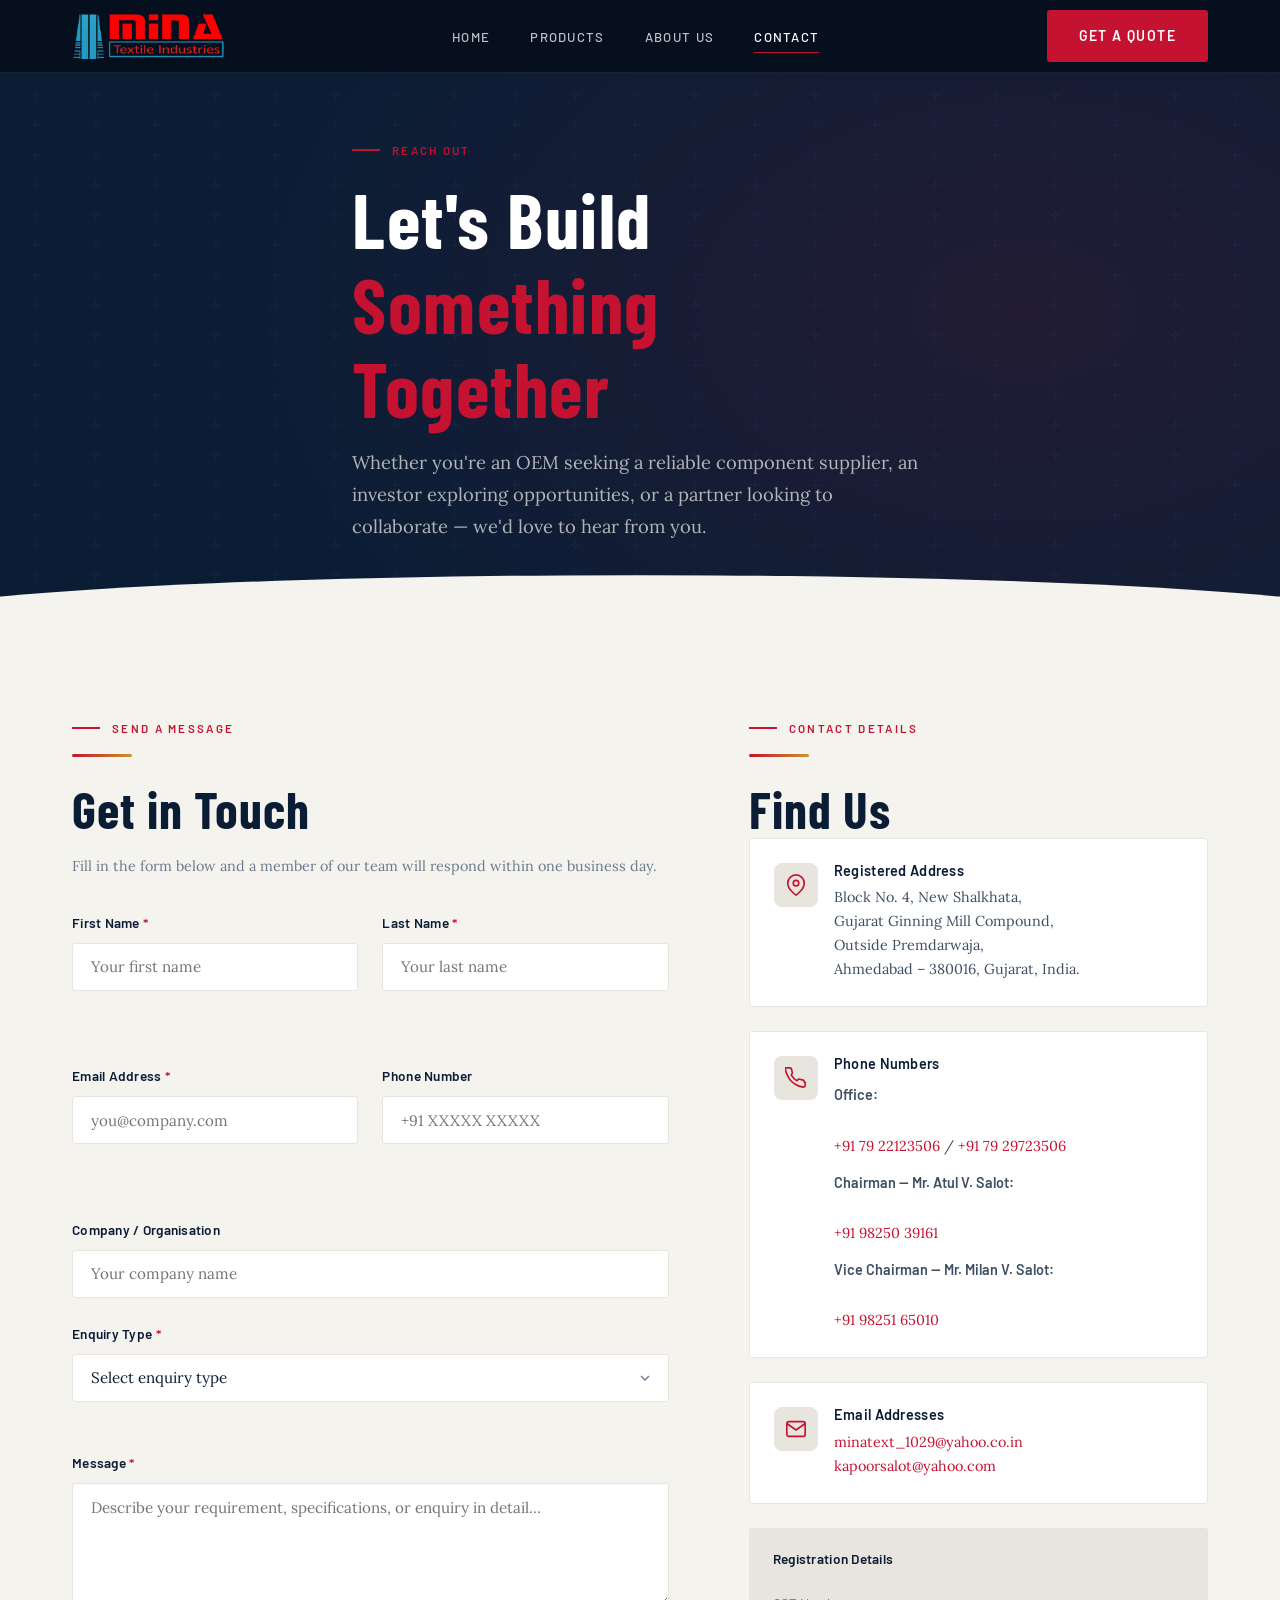
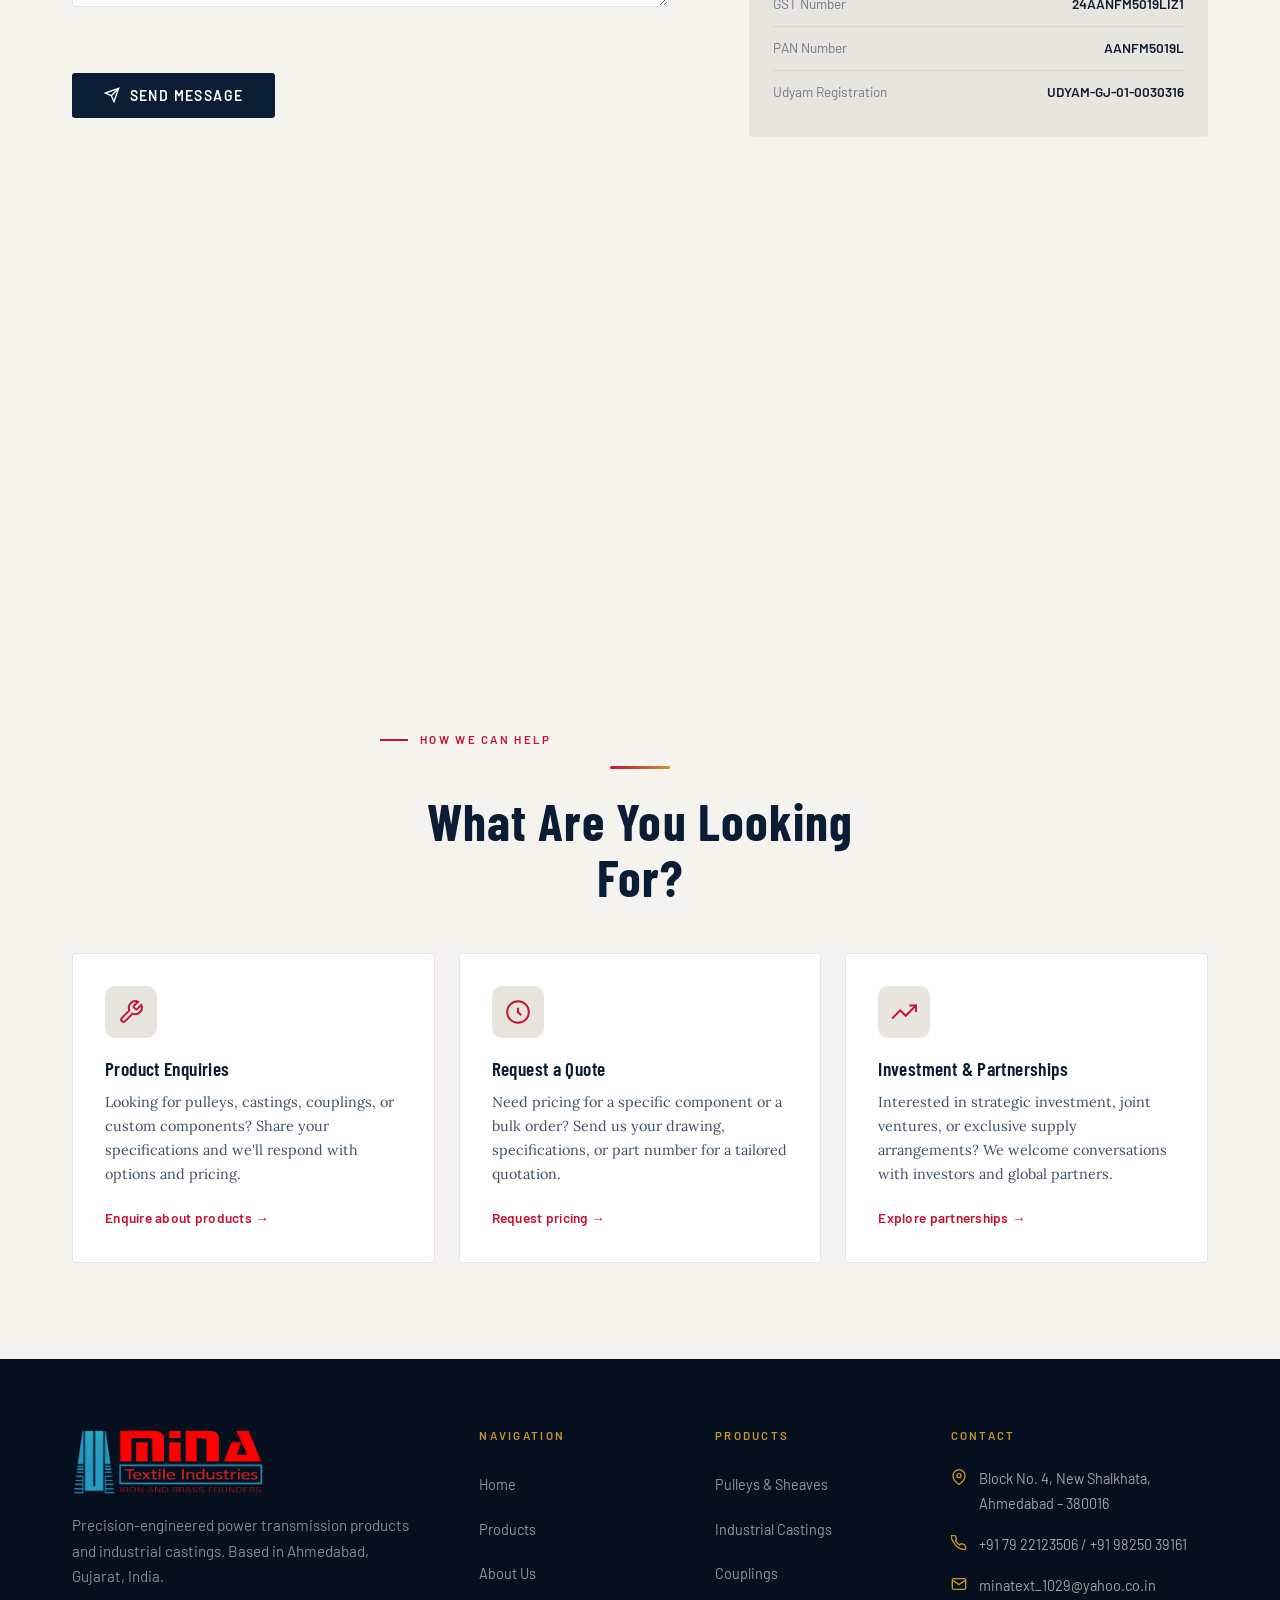
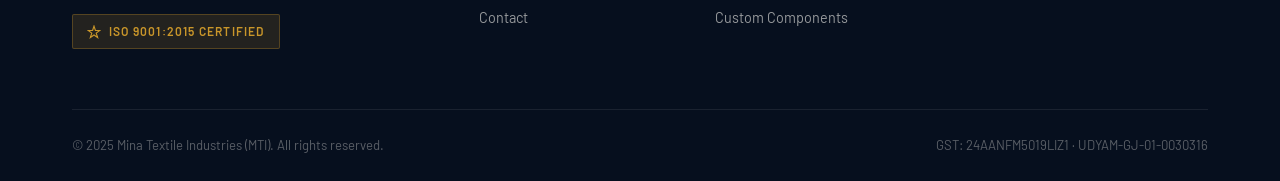
<file: contact.html>
<!DOCTYPE html>
<html lang="en">
<head>
  <meta charset="UTF-8" />
  <meta name="viewport" content="width=device-width, initial-scale=1.0" />
  <title>Contact — MTI | Get in Touch with Mina Textile Industries</title>
  <meta name="description" content="Contact Mina Textile Industries for product enquiries, custom component quotes, or partnership discussions. Located in Ahmedabad, Gujarat." />
  <link rel="stylesheet" href="css/styles.css" />
  <link rel="stylesheet" href="css/contact.css" />
</head>
<body>

  <!-- NAVBAR -->
  <nav class="navbar">
    <div class="navbar__inner">
      <a href="index.html" class="navbar__logo">
        <img src="images/mina-logo-compact.png" alt="MTI — Mina Textile Industries" class="navbar__logo-img" width="910" height="274" />
      </a>
      <ul class="navbar__nav">
        <li><a href="index.html">Home</a></li>
        <li><a href="products.html">Products</a></li>
        <li><a href="about.html">About Us</a></li>
        <li><a href="contact.html" class="active">Contact</a></li>
      </ul>
      <div class="navbar__cta">
        <a href="contact.html" class="btn btn-primary">Get a Quote</a>
        <button class="hamburger" aria-label="Open menu" aria-expanded="false">
          <span></span><span></span><span></span>
        </button>
      </div>
    </div>
  </nav>

  <!-- PAGE HERO -->
  <section class="page-hero">
    <div class="page-hero__bg"></div>
    <div class="container page-hero__content">
      <span class="section-label">Reach Out</span>
      <h1>Let's Build<br /><em>Something Together</em></h1>
      <p>Whether you're an OEM seeking a reliable component supplier, an investor exploring opportunities, or a partner looking to collaborate — we'd love to hear from you.</p>
    </div>
    <div class="page-hero__divider"></div>
  </section>

  <!-- MAIN CONTACT SECTION -->
  <section class="section contact-main">
    <div class="container contact-main__grid">

      <!-- FORM -->
      <div class="contact-form-wrap fade-up">
        <span class="section-label">Send a Message</span>
        <div class="amber-bar"></div>
        <h2>Get in Touch</h2>
        <p style="margin: 1rem 0 2rem; color: var(--gray-md); font-size: .9rem;">
          Fill in the form below and a member of our team will respond within one business day.
        </p>

        <form class="contact-form" id="contactForm" novalidate>
          <div class="form-row">
            <div class="form-group">
              <label for="fname">First Name <span>*</span></label>
              <input type="text" id="fname" name="fname" placeholder="Your first name" required />
              <span class="form-error"></span>
            </div>
            <div class="form-group">
              <label for="lname">Last Name <span>*</span></label>
              <input type="text" id="lname" name="lname" placeholder="Your last name" required />
              <span class="form-error"></span>
            </div>
          </div>

          <div class="form-row">
            <div class="form-group">
              <label for="email">Email Address <span>*</span></label>
              <input type="email" id="email" name="email" placeholder="you@company.com" required />
              <span class="form-error"></span>
            </div>
            <div class="form-group">
              <label for="phone">Phone Number</label>
              <input type="tel" id="phone" name="phone" placeholder="+91 XXXXX XXXXX" />
            </div>
          </div>

          <div class="form-group">
            <label for="company">Company / Organisation</label>
            <input type="text" id="company" name="company" placeholder="Your company name" />
          </div>

          <div class="form-group">
            <label for="subject">Enquiry Type <span>*</span></label>
            <div class="form-select-wrap">
              <select id="subject" name="subject" required>
                <option value="" disabled selected>Select enquiry type</option>
                <option value="product">Product / Component Enquiry</option>
                <option value="quote">Request a Quote</option>
                <option value="investment">Investment / Partnership</option>
                <option value="quality">Quality & Certification</option>
                <option value="other">Other</option>
              </select>
              <svg class="select-arrow" width="16" height="16" viewBox="0 0 24 24" fill="none" stroke="currentColor" stroke-width="2"><polyline points="6 9 12 15 18 9"/></svg>
            </div>
            <span class="form-error"></span>
          </div>

          <div class="form-group">
            <label for="message">Message <span>*</span></label>
            <textarea id="message" name="message" rows="5" placeholder="Describe your requirement, specifications, or enquiry in detail..." required></textarea>
            <span class="form-error"></span>
          </div>

          <button type="submit" class="btn btn-navy submit-btn">
            <svg width="16" height="16" viewBox="0 0 24 24" fill="none" stroke="currentColor" stroke-width="2"><line x1="22" y1="2" x2="11" y2="13"/><polygon points="22 2 15 22 11 13 2 9 22 2"/></svg>
            Send Message
          </button>

          <div class="form-success" id="formSuccess">
            <svg width="20" height="20" viewBox="0 0 24 24" fill="none" stroke="currentColor" stroke-width="2"><circle cx="12" cy="12" r="10"/><path d="M9 12l2 2 4-4"/></svg>
            Thank you! Your message has been sent. We'll get back to you shortly.
          </div>
        </form>
      </div>

      <!-- CONTACT INFO -->
      <div class="contact-info fade-up">
        <span class="section-label">Contact Details</span>
        <div class="amber-bar"></div>
        <h2>Find Us</h2>

        <div class="ci-card">
          <div class="ci-card__icon">
            <svg width="22" height="22" viewBox="0 0 24 24" fill="none" stroke="currentColor" stroke-width="1.8"><path d="M21 10c0 7-9 13-9 13s-9-6-9-13a9 9 0 0118 0z"/><circle cx="12" cy="10" r="3"/></svg>
          </div>
          <div>
            <h4>Registered Address</h4>
            <p>Block No. 4, New Shalkhata,<br />Gujarat Ginning Mill Compound,<br />Outside Premdarwaja,<br />Ahmedabad – 380016, Gujarat, India.</p>
          </div>
        </div>

        <div class="ci-card">
          <div class="ci-card__icon">
            <svg width="22" height="22" viewBox="0 0 24 24" fill="none" stroke="currentColor" stroke-width="1.8"><path d="M22 16.92v3a2 2 0 01-2.18 2 19.79 19.79 0 01-8.63-3.07A19.5 19.5 0 013.07 9.81 19.79 19.79 0 01.18 1.26a2 2 0 012-.27h3a2 2 0 012 1.72c.127.96.361 1.903.7 2.81a2 2 0 01-.45 2.11L6.91 8.91a16 16 0 006.09 6.09l1.21-1.21a2 2 0 012.11-.45c.907.339 1.85.573 2.81.7a2 2 0 011.72 2.02z"/></svg>
          </div>
          <div>
            <h4>Phone Numbers</h4>
            <p>
              <strong>Office:</strong><br />
              <a href="tel:+917922123506">+91 79 22123506</a> /
              <a href="tel:+917929723506">+91 79 29723506</a>
            </p>
            <p style="margin-top:.6rem;">
              <strong>Chairman — Mr. Atul V. Salot:</strong><br />
              <a href="tel:+919825039161">+91 98250 39161</a>
            </p>
            <p style="margin-top:.6rem;">
              <strong>Vice Chairman — Mr. Milan V. Salot:</strong><br />
              <a href="tel:+919825165010">+91 98251 65010</a>
            </p>
          </div>
        </div>

        <div class="ci-card">
          <div class="ci-card__icon">
            <svg width="22" height="22" viewBox="0 0 24 24" fill="none" stroke="currentColor" stroke-width="1.8"><path d="M4 4h16c1.1 0 2 .9 2 2v12c0 1.1-.9 2-2 2H4c-1.1 0-2-.9-2-2V6c0-1.1.9-2 2-2z"/><polyline points="22,6 12,13 2,6"/></svg>
          </div>
          <div>
            <h4>Email Addresses</h4>
            <p><a href="mailto:minatext_1029@yahoo.co.in">minatext_1029@yahoo.co.in</a></p>
            <p><a href="mailto:kapoorsalot@yahoo.com">kapoorsalot@yahoo.com</a></p>
          </div>
        </div>

        <div class="ci-reg-details">
          <h4>Registration Details</h4>
          <div class="ci-reg-row"><span>GST Number</span><strong>24AANFM5019LIZ1</strong></div>
          <div class="ci-reg-row"><span>PAN Number</span><strong>AANFM5019L</strong></div>
          <div class="ci-reg-row"><span>Udyam Registration</span><strong>UDYAM-GJ-01-0030316</strong></div>
        </div>
      </div>
    </div>
  </section>

  <!-- MAP EMBED -->
  <section class="map-section">
    <div class="map-overlay">
      <div class="container map-overlay__content">
        <h3>Our Location</h3>
        <p>Block No. 4, New Shalkhata, Gujarat Ginning Mill Compound, Ahmedabad – 380016</p>
        <a
          href="https://maps.google.com/?q=Gujarat+Ginning+Mill+Compound+Ahmedabad+380016"
          target="_blank" rel="noopener"
          class="btn btn-primary"
          style="margin-top:1rem;"
        >
          Open in Google Maps →
        </a>
      </div>
    </div>
    <iframe
      title="MTI Location Map"
      src="https://www.google.com/maps/embed?pb=!1m18!1m12!1m3!1d3672.1234567890!2d72.5677!3d23.0258!2m3!1f0!2f0!3f0!3m2!1i1024!2i768!4f13.1!3m3!1m2!1s0x395e84c012345!2sGujarat+Ginning+Mill+Compound+Ahmedabad!5e0!3m2!1sen!2sin!4v1234567890"
      width="100%" height="400"
      style="border:0;" allowfullscreen="" loading="lazy"
      referrerpolicy="no-referrer-when-downgrade">
    </iframe>
  </section>

  <!-- ENQUIRY TYPES -->
  <section class="section section--gray enquiry-types">
    <div class="container">
      <div class="section-header fade-up" style="text-align:center;max-width:520px;margin:0 auto 3rem;">
        <span class="section-label">How We Can Help</span>
        <div class="amber-bar" style="margin:0 auto 1.5rem;"></div>
        <h2>What Are You Looking For?</h2>
      </div>
      <div class="eq-grid">
        <div class="eq-card fade-up">
          <div class="eq-card__icon">
            <svg width="26" height="26" viewBox="0 0 24 24" fill="none" stroke="currentColor" stroke-width="1.8"><path d="M14.7 6.3a1 1 0 000 1.4l1.6 1.6a1 1 0 001.4 0l3.77-3.77a6 6 0 01-7.94 7.94l-6.91 6.91a2.12 2.12 0 01-3-3l6.91-6.91a6 6 0 017.94-7.94l-3.76 3.76z"/></svg>
          </div>
          <h4>Product Enquiries</h4>
          <p>Looking for pulleys, castings, couplings, or custom components? Share your specifications and we'll respond with options and pricing.</p>
          <a href="#contactForm" class="eq-card__link" onclick="document.getElementById('subject').value='product'">Enquire about products →</a>
        </div>
        <div class="eq-card fade-up">
          <div class="eq-card__icon">
            <svg width="26" height="26" viewBox="0 0 24 24" fill="none" stroke="currentColor" stroke-width="1.8"><circle cx="12" cy="12" r="10"/><path d="M12 8v4l3 3"/></svg>
          </div>
          <h4>Request a Quote</h4>
          <p>Need pricing for a specific component or a bulk order? Send us your drawing, specifications, or part number for a tailored quotation.</p>
          <a href="#contactForm" class="eq-card__link" onclick="document.getElementById('subject').value='quote'">Request pricing →</a>
        </div>
        <div class="eq-card fade-up">
          <div class="eq-card__icon">
            <svg width="26" height="26" viewBox="0 0 24 24" fill="none" stroke="currentColor" stroke-width="1.8"><polyline points="23 6 13.5 15.5 8.5 10.5 1 18"/><polyline points="17 6 23 6 23 12"/></svg>
          </div>
          <h4>Investment & Partnerships</h4>
          <p>Interested in strategic investment, joint ventures, or exclusive supply arrangements? We welcome conversations with investors and global partners.</p>
          <a href="#contactForm" class="eq-card__link" onclick="document.getElementById('subject').value='investment'">Explore partnerships →</a>
        </div>
      </div>
    </div>
  </section>

  <!-- FOOTER -->
  <footer class="footer">
    <div class="container">
      <div class="footer__grid">
        <div class="footer__brand">
          <img src="images/mina-logo-full.png" alt="MTI — Mina Textile Industries — Iron and Brass Founders" class="footer__brand-img" width="851" height="293" />
          <p>Precision-engineered power transmission products and industrial castings. Based in Ahmedabad, Gujarat, India.</p>
          <div class="iso-badge">
            <svg width="14" height="14" viewBox="0 0 24 24" fill="none" stroke="currentColor" stroke-width="2"><path d="M12 2l2.4 7.4H22l-6.2 4.5 2.4 7.4L12 17l-6.2 4.3 2.4-7.4L2 9.4h7.6z"/></svg>
            ISO 9001:2015 Certified
          </div>
        </div>
        <div class="footer__col">
          <h5>Navigation</h5>
          <ul>
            <li><a href="index.html">Home</a></li>
            <li><a href="products.html">Products</a></li>
            <li><a href="about.html">About Us</a></li>
            <li><a href="contact.html">Contact</a></li>
          </ul>
        </div>
        <div class="footer__col">
          <h5>Products</h5>
          <ul>
            <li><a href="products.html">Pulleys & Sheaves</a></li>
            <li><a href="products.html">Industrial Castings</a></li>
            <li><a href="products.html">Couplings</a></li>
            <li><a href="products.html">Custom Components</a></li>
          </ul>
        </div>
        <div class="footer__col">
          <h5>Contact</h5>
          <div class="footer__contact-item">
            <svg width="16" height="16" viewBox="0 0 24 24" fill="none" stroke="currentColor" stroke-width="2"><path d="M21 10c0 7-9 13-9 13s-9-6-9-13a9 9 0 0118 0z"/><circle cx="12" cy="10" r="3"/></svg>
            <span>Block No. 4, New Shalkhata, Ahmedabad – 380016</span>
          </div>
          <div class="footer__contact-item">
            <svg width="16" height="16" viewBox="0 0 24 24" fill="none" stroke="currentColor" stroke-width="2"><path d="M22 16.92v3a2 2 0 01-2.18 2 19.79 19.79 0 01-8.63-3.07A19.5 19.5 0 013.07 9.81 19.79 19.79 0 01.18 1.26a2 2 0 012-.27h3a2 2 0 012 1.72c.127.96.361 1.903.7 2.81a2 2 0 01-.45 2.11L6.91 8.91a16 16 0 006.09 6.09l1.21-1.21a2 2 0 012.11-.45c.907.339 1.85.573 2.81.7a2 2 0 011.72 2.02z"/></svg>
            <span>+91 79 22123506 / +91 98250 39161</span>
          </div>
          <div class="footer__contact-item">
            <svg width="16" height="16" viewBox="0 0 24 24" fill="none" stroke="currentColor" stroke-width="2"><path d="M4 4h16c1.1 0 2 .9 2 2v12c0 1.1-.9 2-2 2H4c-1.1 0-2-.9-2-2V6c0-1.1.9-2 2-2z"/><polyline points="22,6 12,13 2,6"/></svg>
            <span>minatext_1029@yahoo.co.in</span>
          </div>
        </div>
      </div>
      <div class="footer__bottom">
        <span>© 2025 Mina Textile Industries (MTI). All rights reserved.</span>
        <span>GST: 24AANFM5019LIZ1 · UDYAM-GJ-01-0030316</span>
      </div>
    </div>
  </footer>

  <script src="js/main.js"></script>
  <script>
    // Contact Form Validation & Submission
    const form = document.getElementById('contactForm');
    const successMsg = document.getElementById('formSuccess');

    form.addEventListener('submit', (e) => {
      e.preventDefault();
      let valid = true;

      // Validate required fields
      form.querySelectorAll('[required]').forEach(field => {
        const err = field.closest('.form-group').querySelector('.form-error');
        if (!field.value.trim()) {
          err.textContent = 'This field is required.';
          field.classList.add('error');
          valid = false;
        } else if (field.type === 'email' && !/^[^\s@]+@[^\s@]+\.[^\s@]+$/.test(field.value)) {
          err.textContent = 'Please enter a valid email address.';
          field.classList.add('error');
          valid = false;
        } else {
          err.textContent = '';
          field.classList.remove('error');
        }
      });

      if (valid) {
        const btn = form.querySelector('.submit-btn');
        btn.textContent = 'Sending…';
        btn.disabled = true;
        // Simulate submission
        setTimeout(() => {
          form.reset();
          successMsg.style.display = 'flex';
          btn.style.display = 'none';
        }, 1200);
      }
    });

    // Clear errors on input
    form.querySelectorAll('input, select, textarea').forEach(field => {
      field.addEventListener('input', () => {
        field.classList.remove('error');
        const err = field.closest('.form-group')?.querySelector('.form-error');
        if (err) err.textContent = '';
      });
    });
  </script>
</body>
</html>
</file>
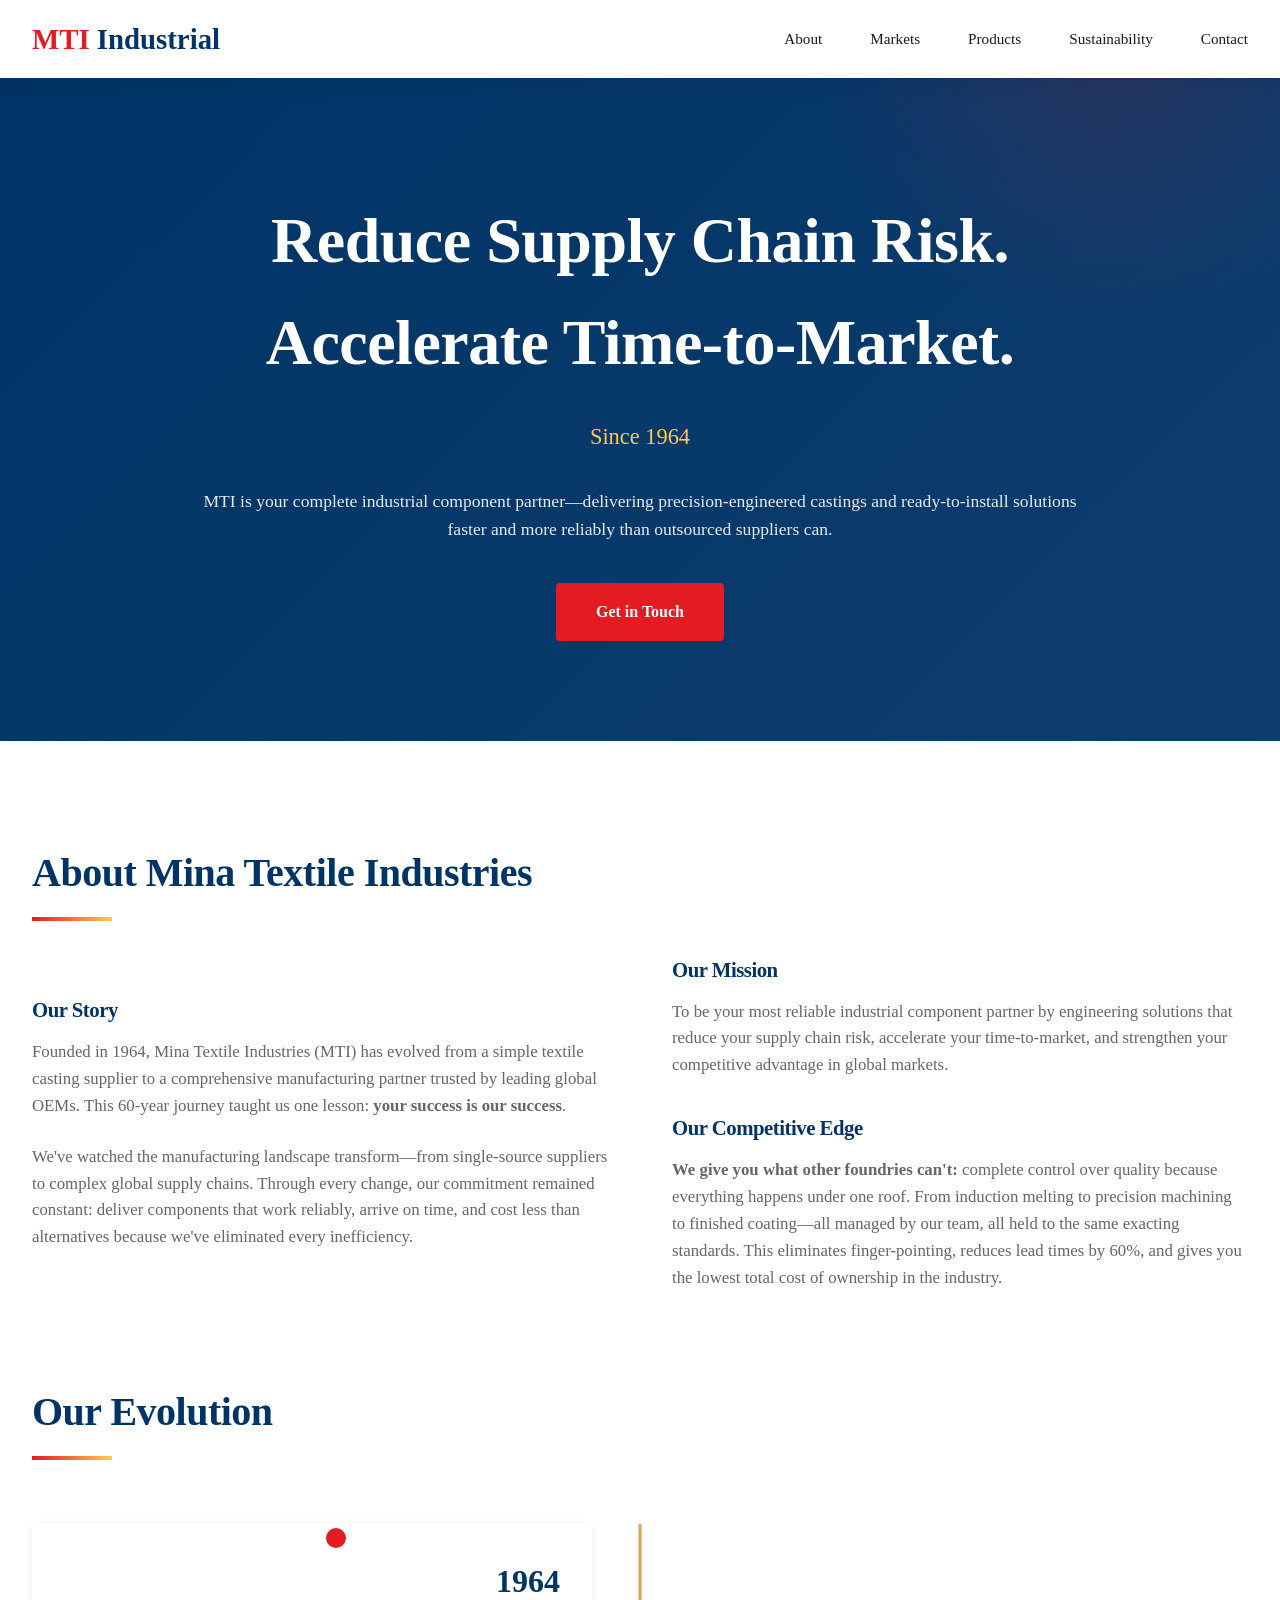
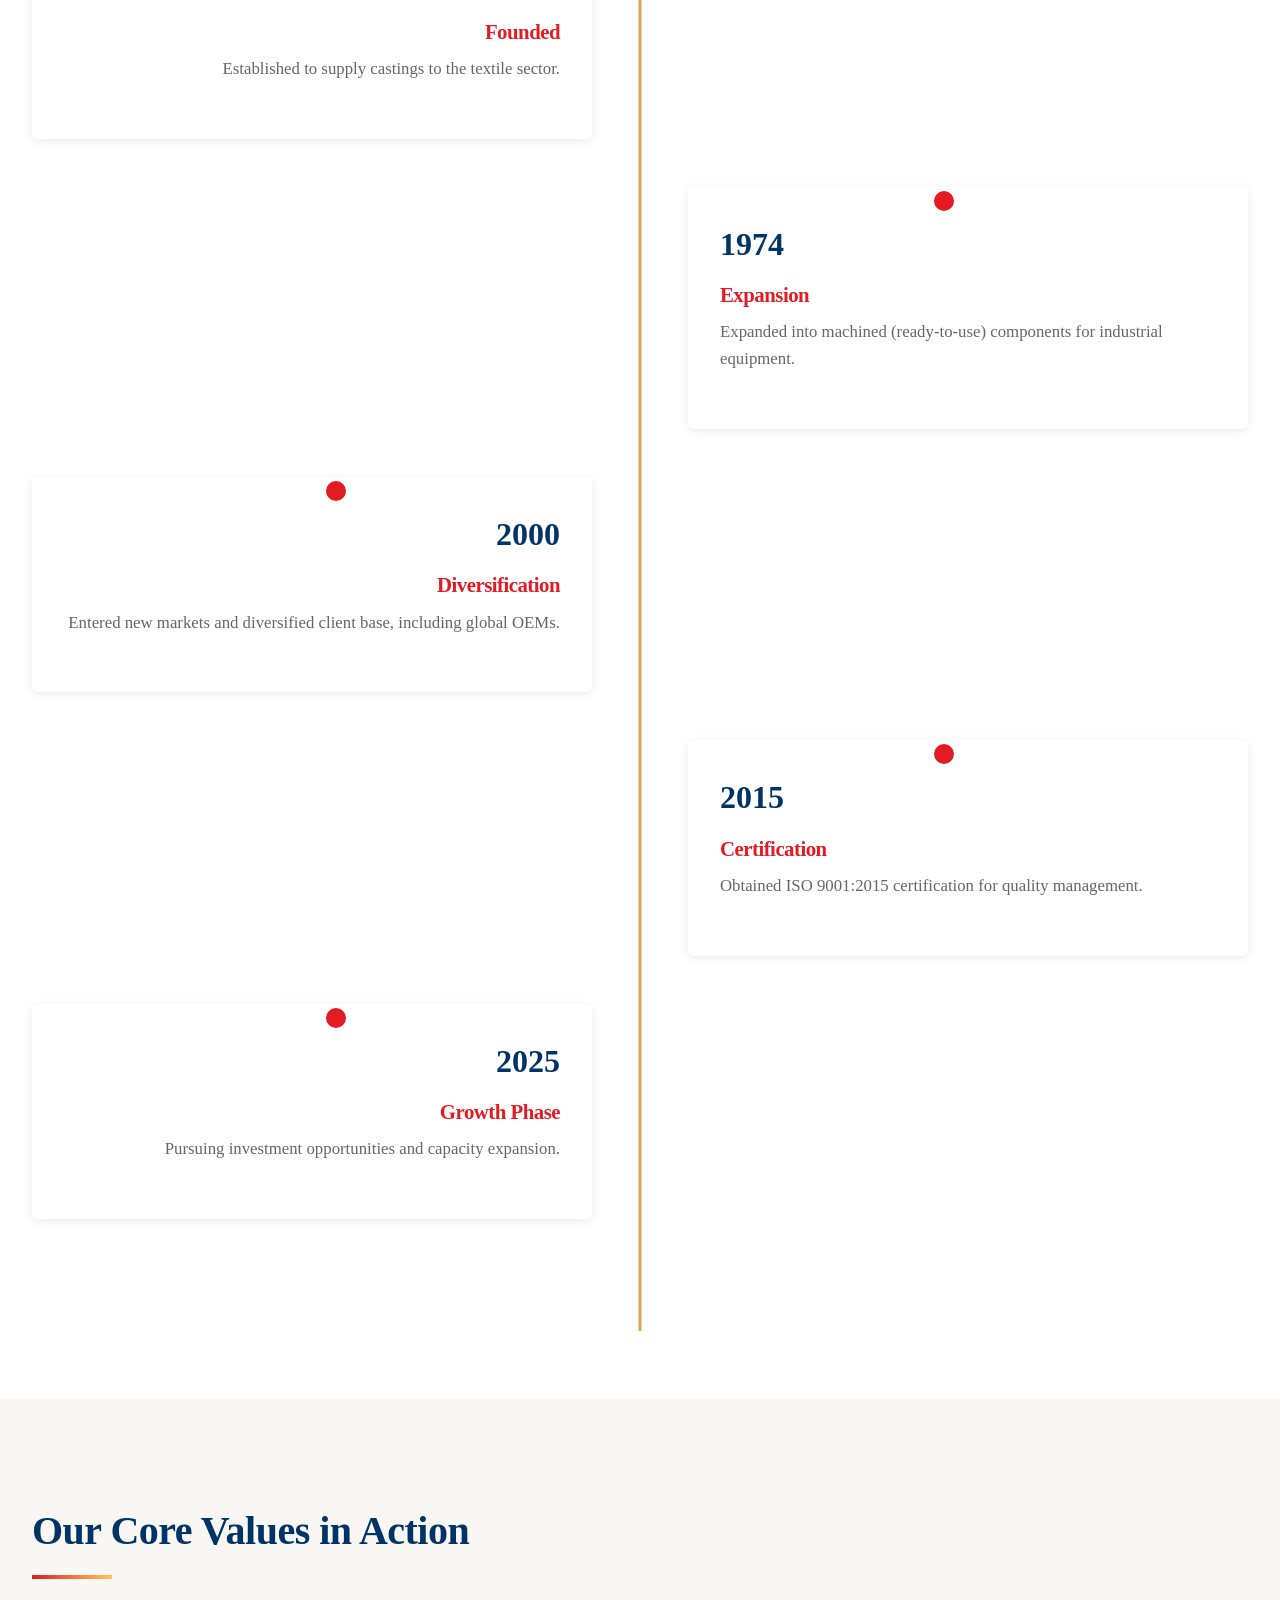
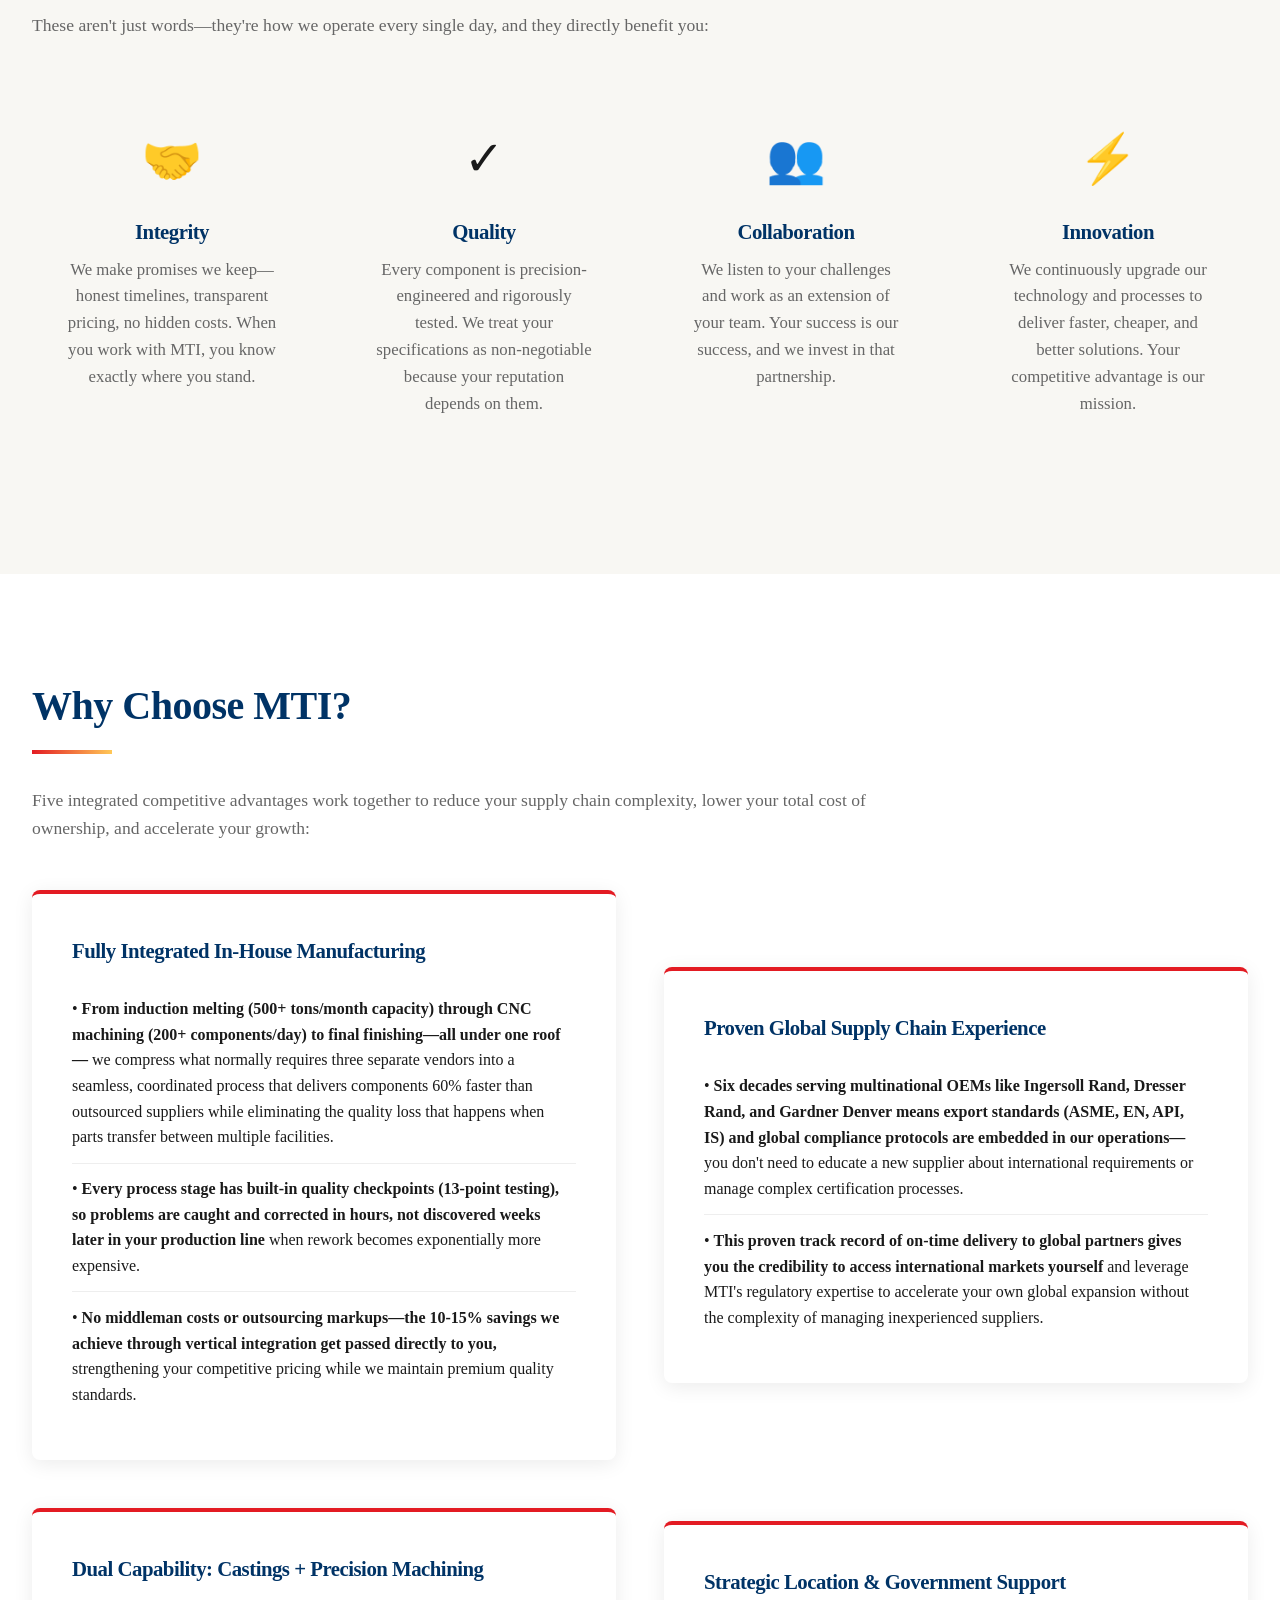
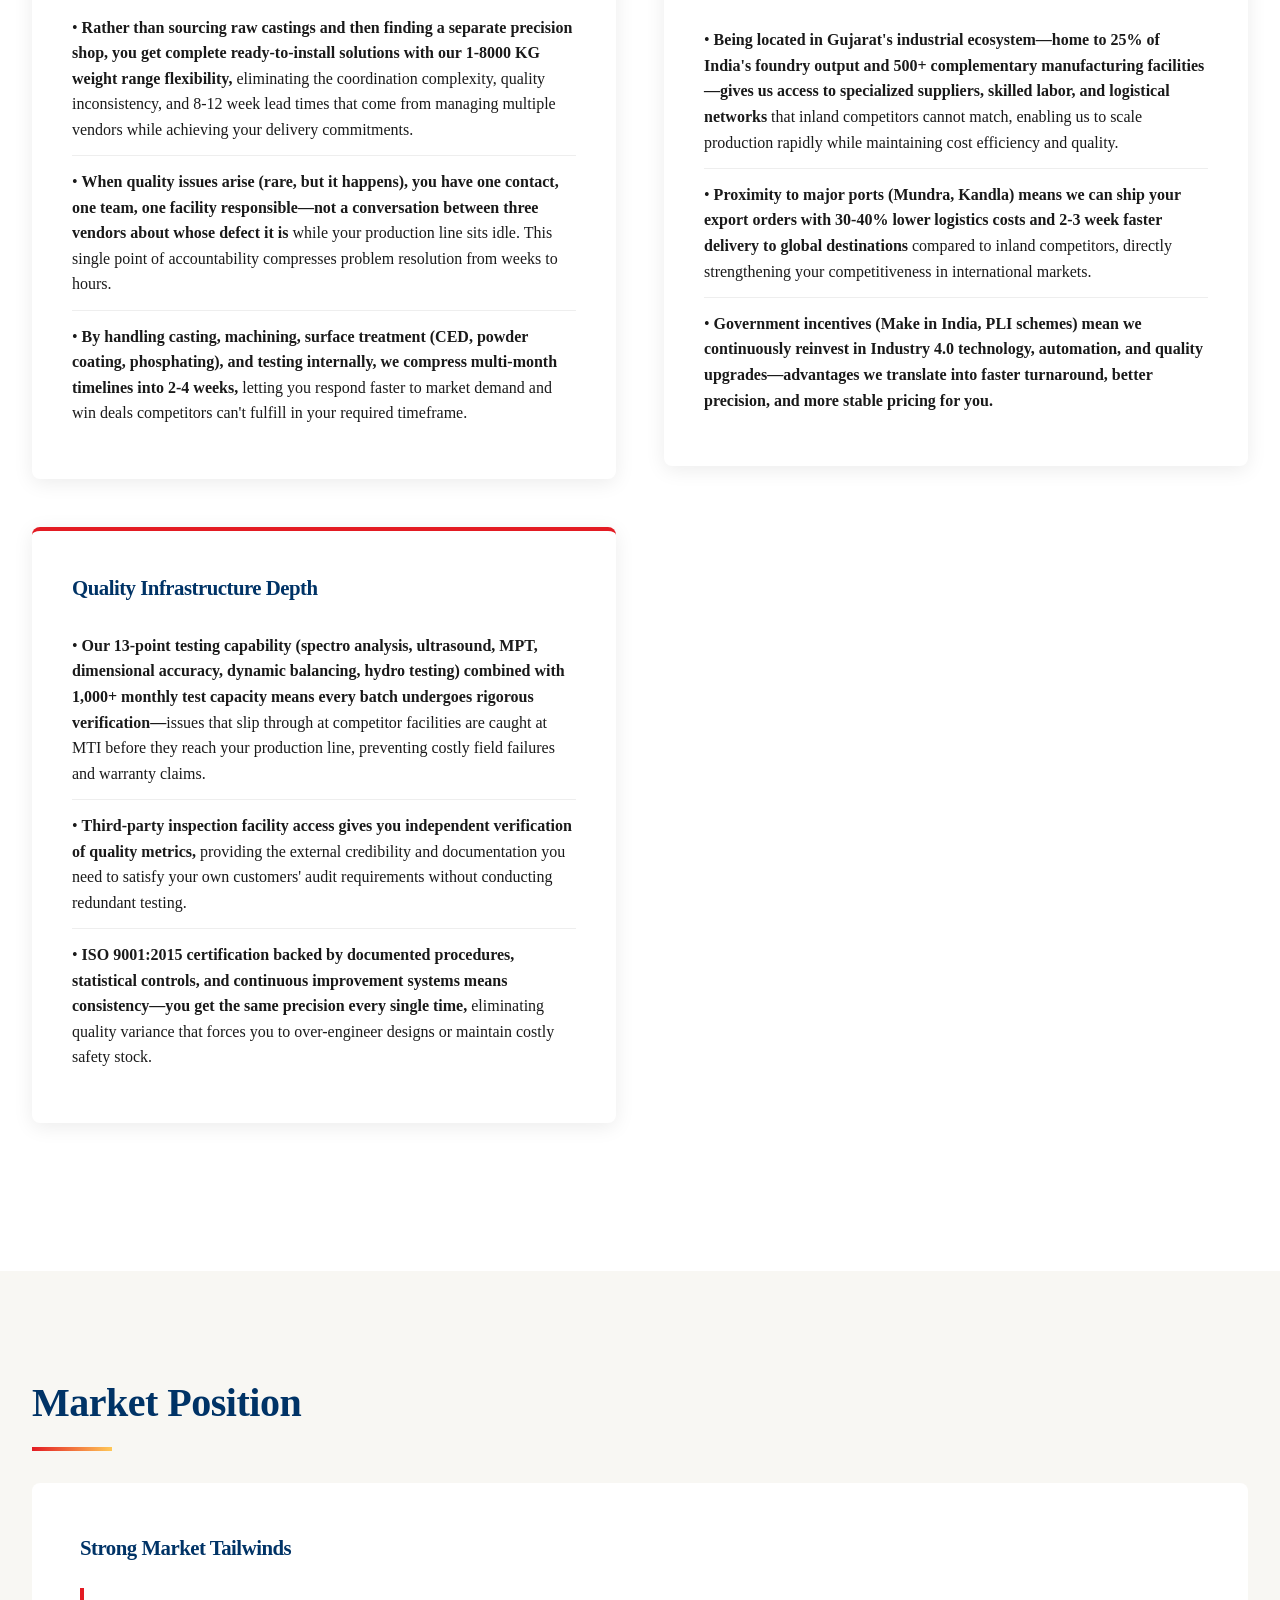
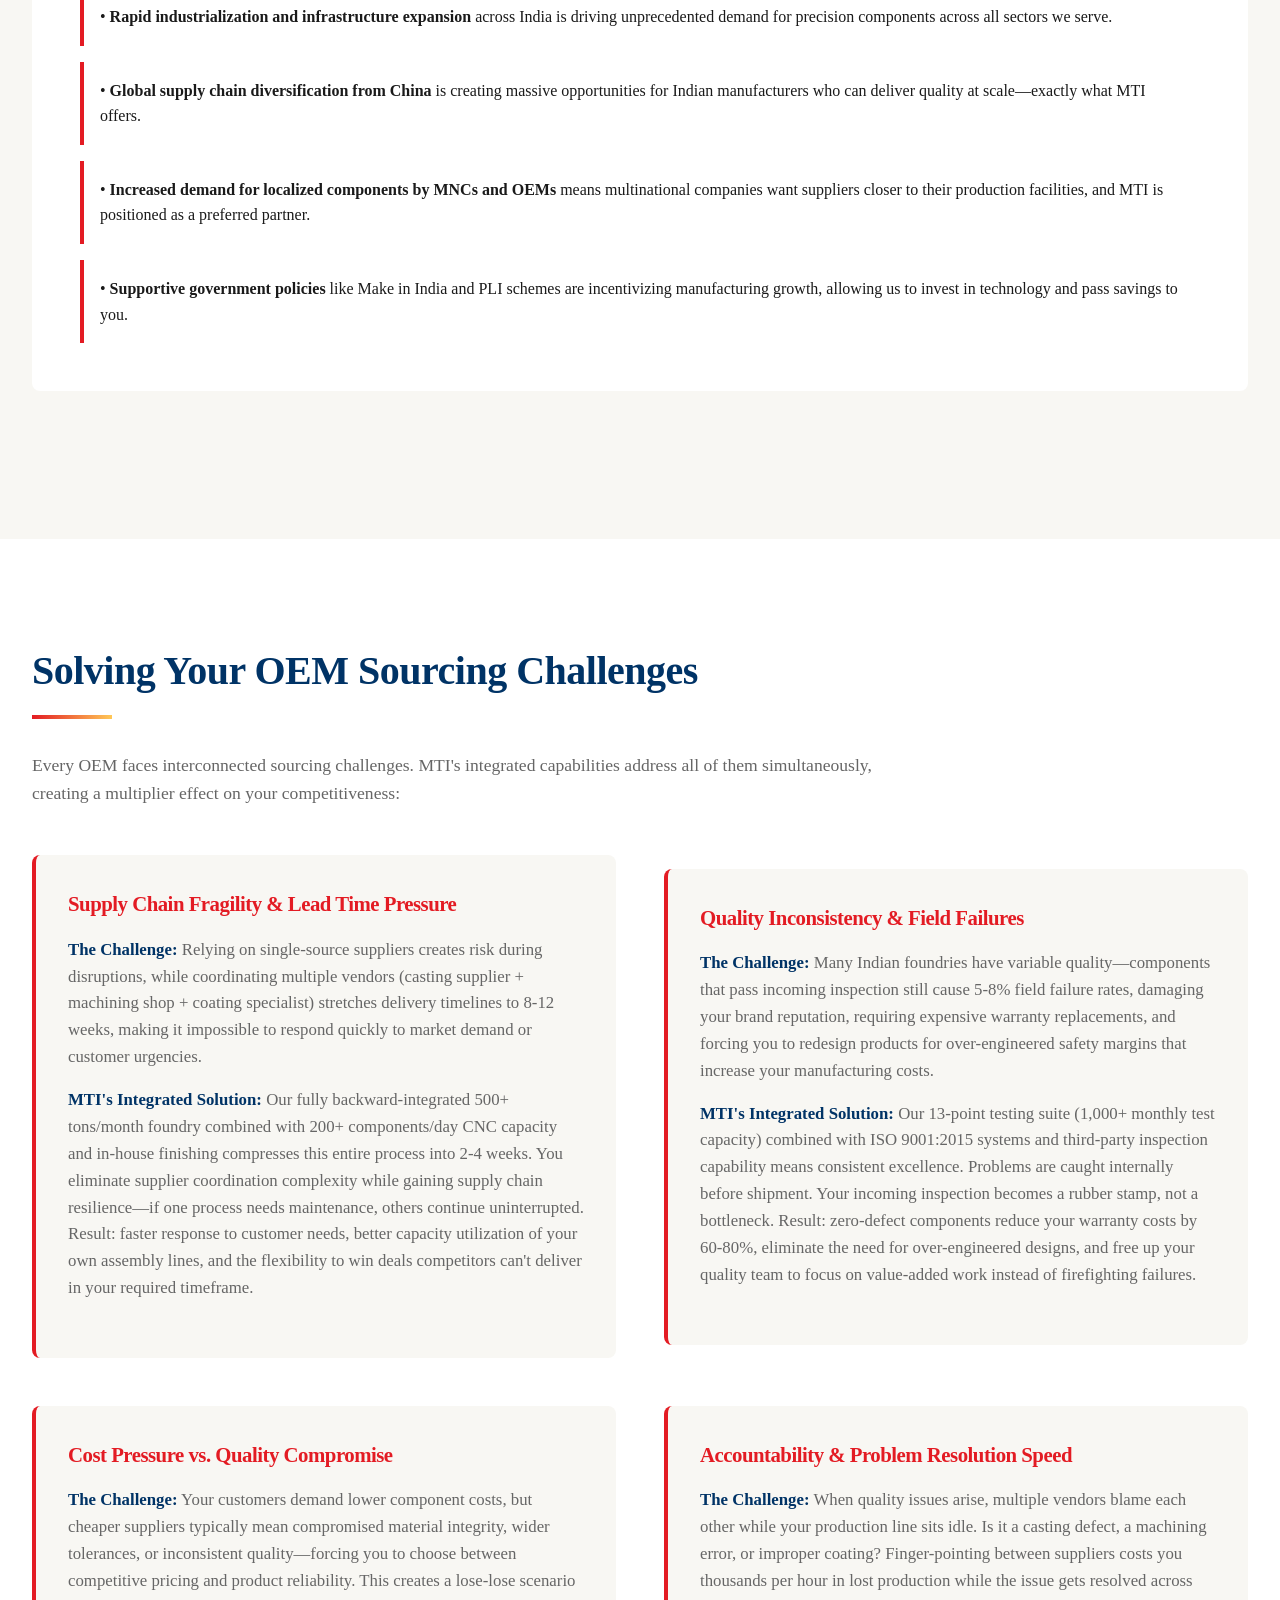
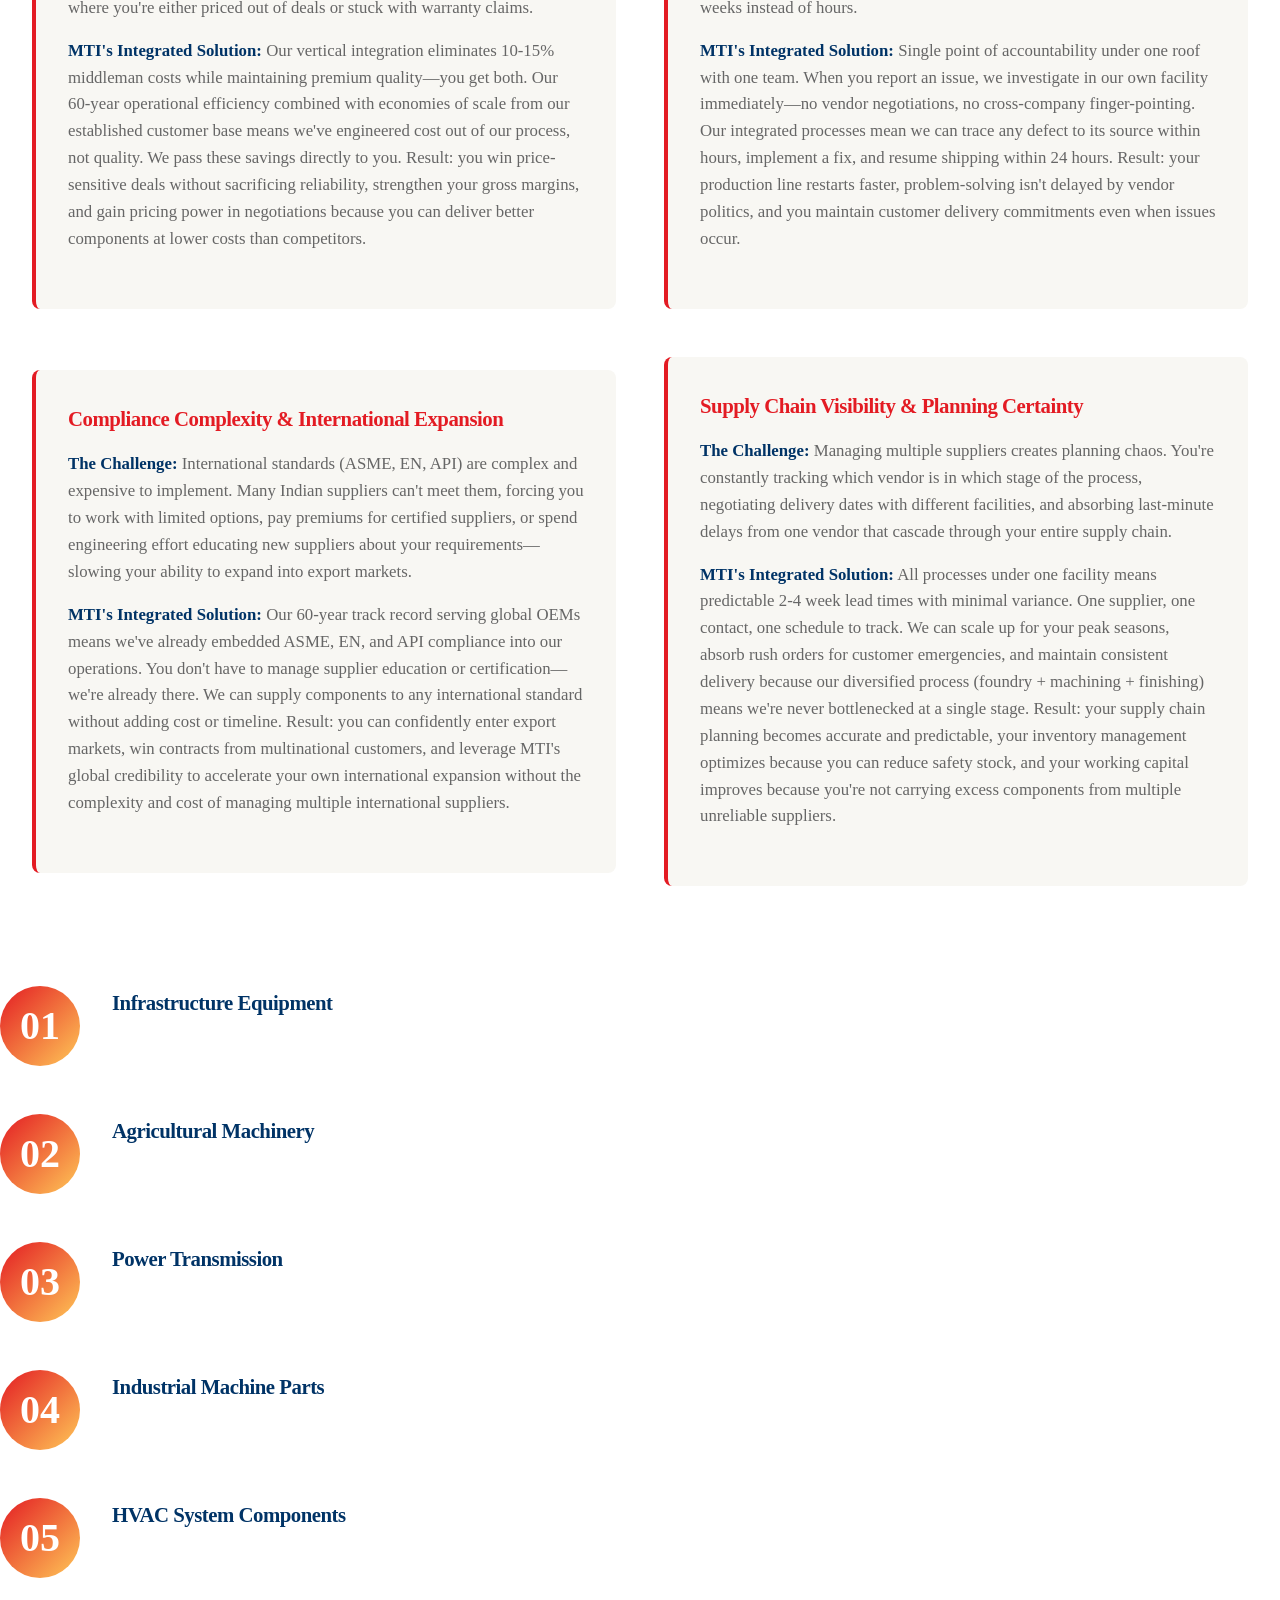
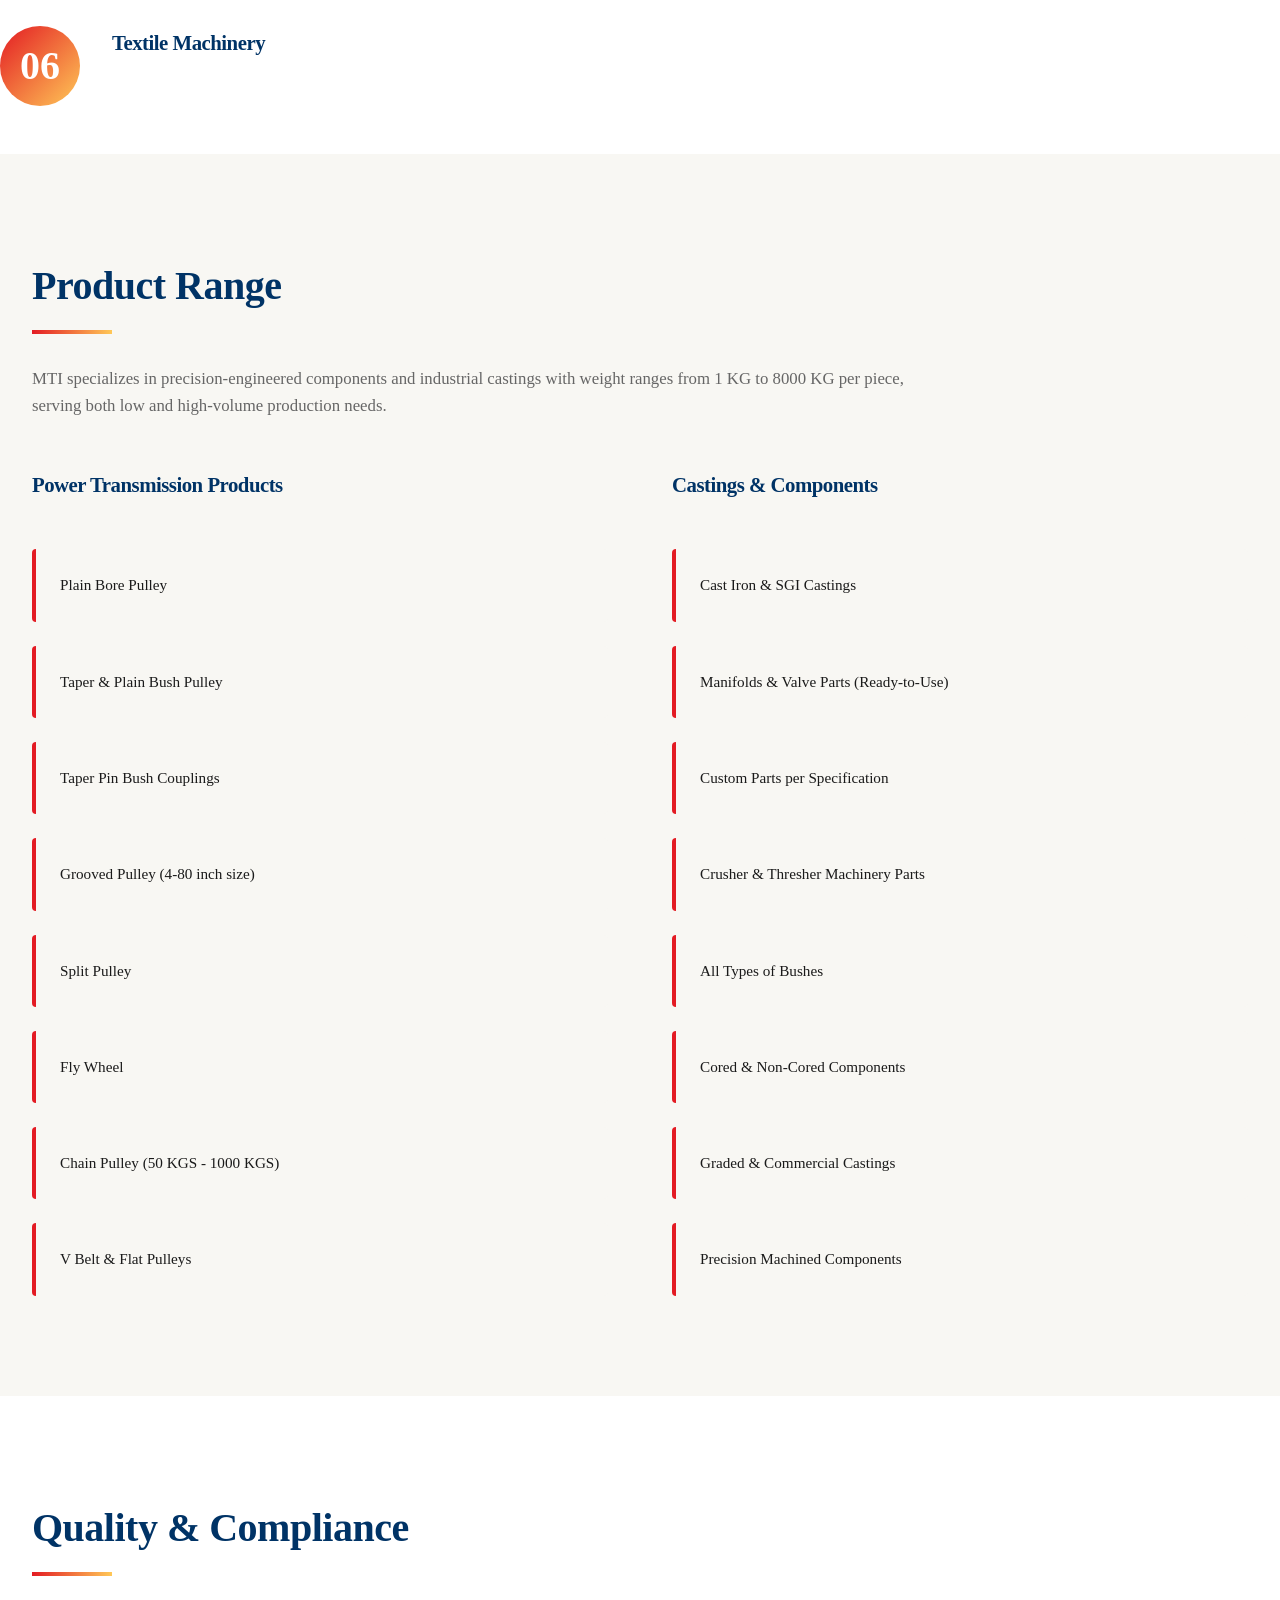
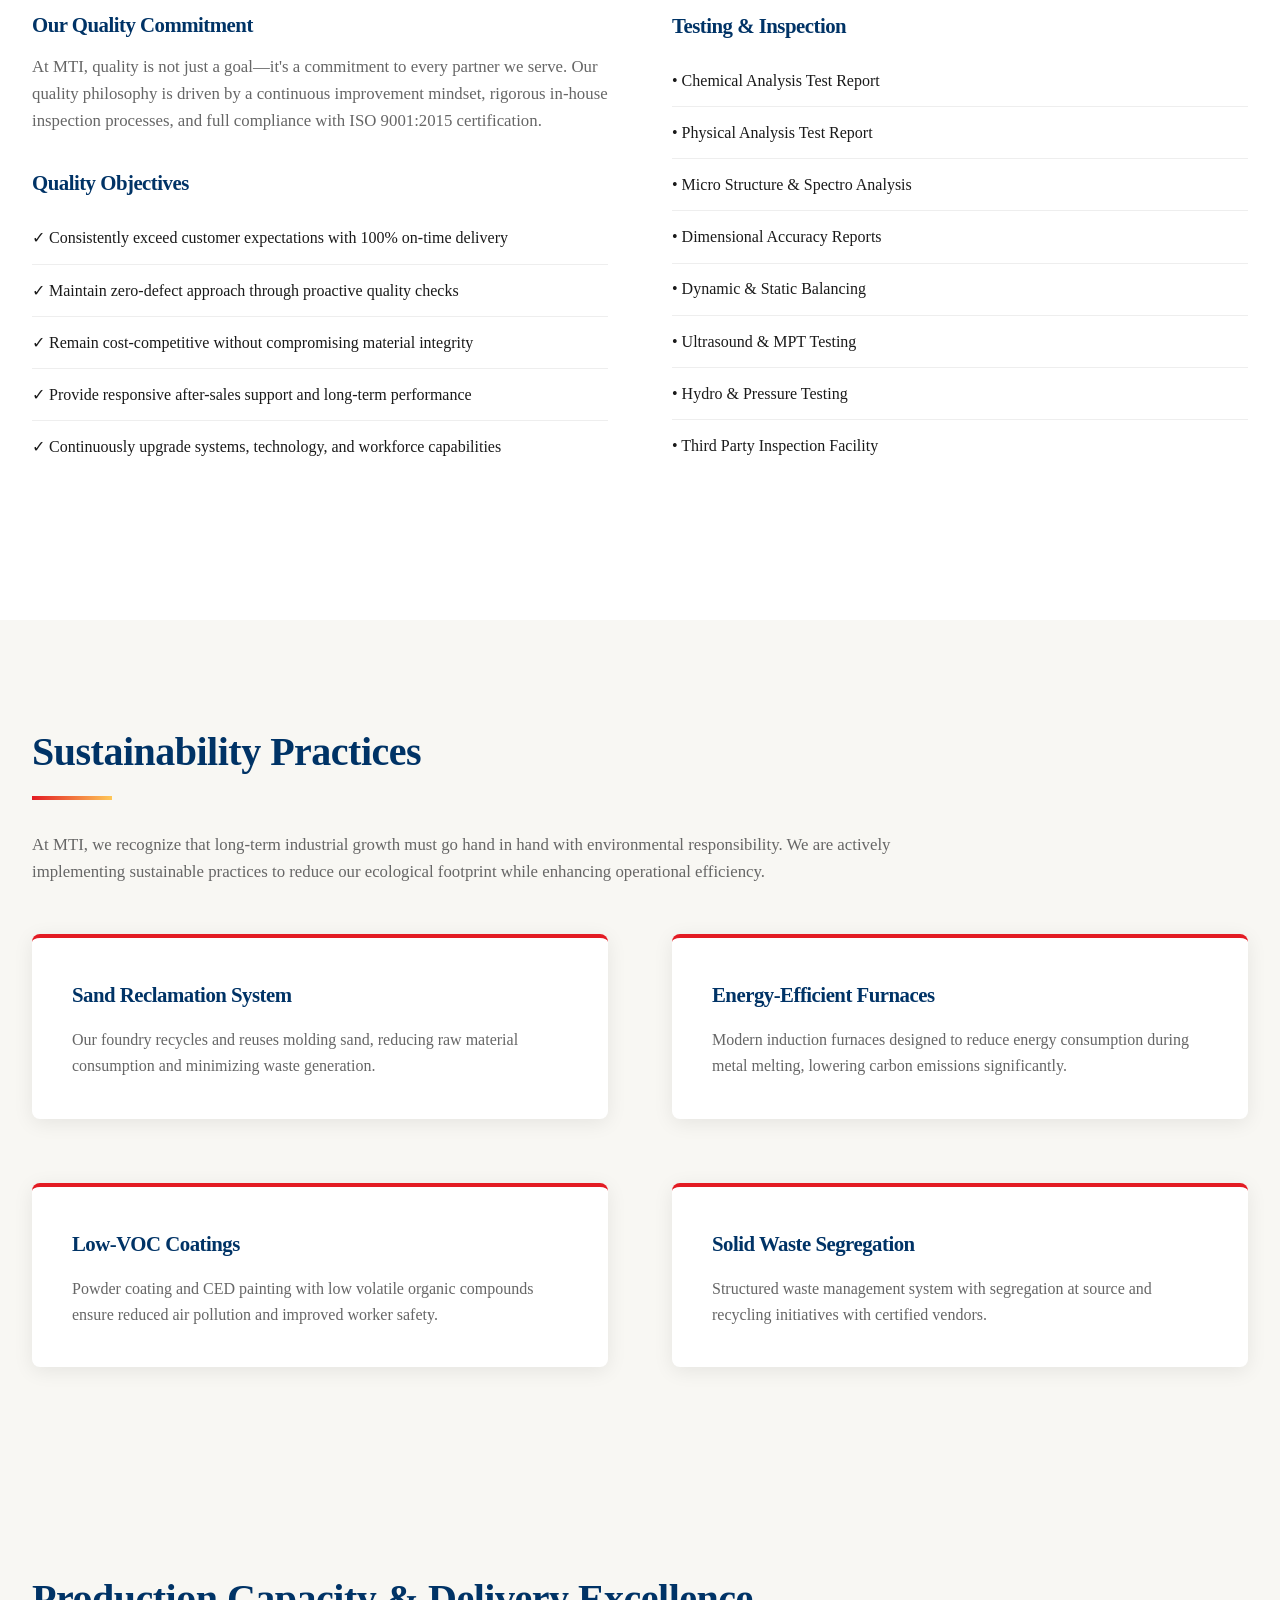
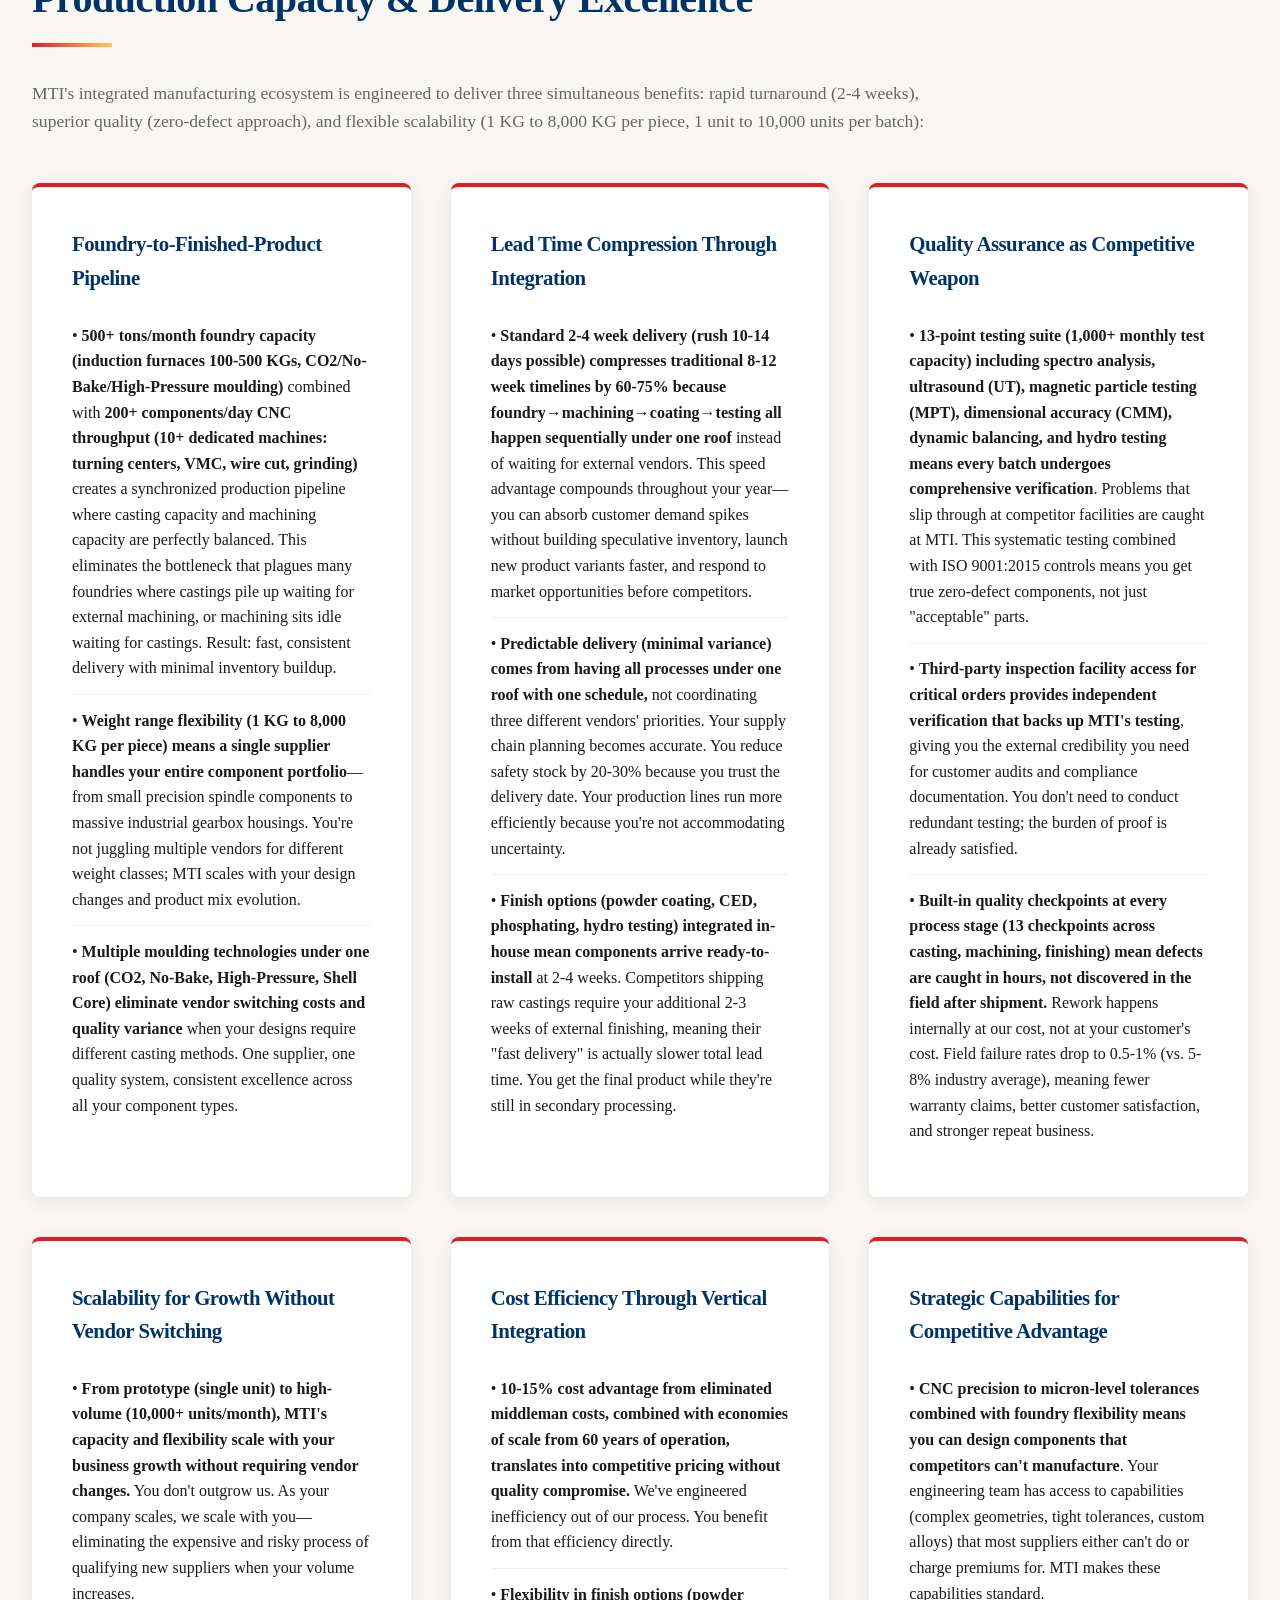
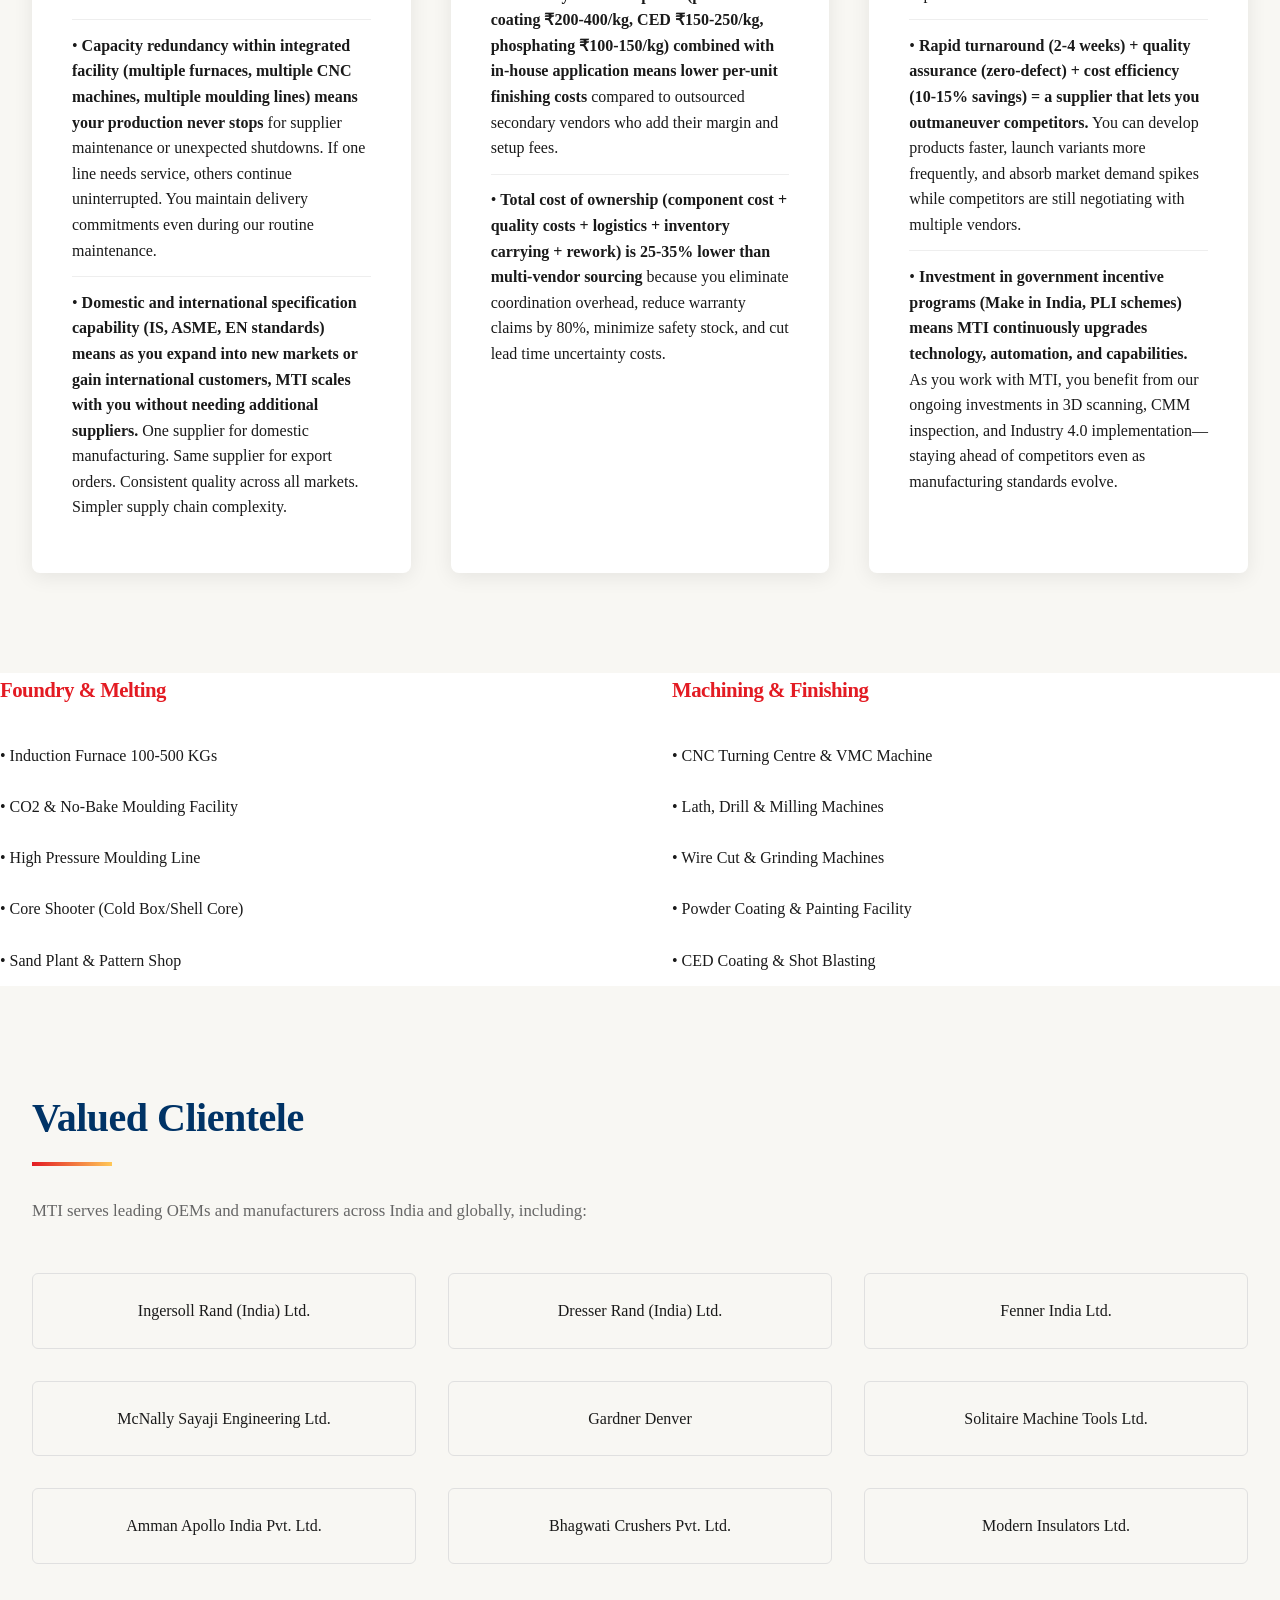
<file: mti-website.html>
<!DOCTYPE html>
<html lang="en">
<head>
    <meta charset="UTF-8">
    <meta name="viewport" content="width=device-width, initial-scale=1.0">
    <title>Mina Textile Industries - Precision Engineering & Industrial Castings</title>
    <style>
        * {
            margin: 0;
            padding: 0;
            box-sizing: border-box;
        }

        :root {
            --red: #E31B23;
            --blue: #003366;
            --gold: #D4A855;
            --light-gold: #FFC857;
            --dark-bg: #f8f7f3;
            --white: #ffffff;
            --text-dark: #1a1a1a;
            --text-light: #666;
        }

        body {
            font-family: 'Georgia', serif;
            line-height: 1.6;
            color: var(--text-dark);
            background: var(--white);
            overflow-x: hidden;
        }

        /* Typography */
        h1, h2, h3 {
            font-weight: 700;
            letter-spacing: -0.5px;
        }

        h1 {
            font-size: 3.5rem;
            color: var(--blue);
            margin-bottom: 1rem;
        }

        h2 {
            font-size: 2.5rem;
            color: var(--blue);
            margin-bottom: 2rem;
            position: relative;
            padding-bottom: 1rem;
        }

        h2::after {
            content: '';
            position: absolute;
            bottom: 0;
            left: 0;
            width: 80px;
            height: 4px;
            background: linear-gradient(90deg, var(--red) 0%, var(--light-gold) 100%);
        }

        h3 {
            font-size: 1.3rem;
            color: var(--blue);
            margin-bottom: 0.8rem;
        }

        p {
            font-size: 1.05rem;
            color: var(--text-light);
            margin-bottom: 1.5rem;
        }

        /* Navigation */
        nav {
            position: fixed;
            top: 0;
            width: 100%;
            background: var(--white);
            box-shadow: 0 2px 20px rgba(0,0,0,0.08);
            z-index: 1000;
            padding: 1rem 0;
        }

        .nav-container {
            max-width: 1400px;
            margin: 0 auto;
            padding: 0 2rem;
            display: flex;
            justify-content: space-between;
            align-items: center;
        }

        .logo {
            font-size: 1.8rem;
            font-weight: 800;
            color: var(--red);
            text-decoration: none;
        }

        .logo span {
            color: var(--blue);
        }

        nav ul {
            display: flex;
            list-style: none;
            gap: 3rem;
        }

        nav a {
            text-decoration: none;
            color: var(--text-dark);
            font-weight: 500;
            transition: color 0.3s;
            font-size: 0.95rem;
        }

        nav a:hover {
            color: var(--red);
        }

        /* Hero Section */
        .hero {
            margin-top: 70px;
            background: linear-gradient(135deg, var(--blue) 0%, rgba(0,51,102,0.95) 100%),
                        url('data:image/svg+xml,<svg xmlns="http://www.w3.org/2000/svg" viewBox="0 0 1200 600"><defs><pattern id="grid" width="40" height="40" patternUnits="userSpaceOnUse"><path d="M 40 0 L 0 0 0 40" fill="none" stroke="rgba(255,255,255,0.05)" stroke-width="1"/></pattern></defs><rect width="1200" height="600" fill="url(%23grid)"/></svg>');
            color: var(--white);
            padding: 120px 2rem 100px;
            text-align: center;
            position: relative;
            overflow: hidden;
        }

        .hero::before {
            content: '';
            position: absolute;
            top: -50%;
            right: -10%;
            width: 600px;
            height: 600px;
            background: radial-gradient(circle, rgba(227, 27, 35, 0.15) 0%, transparent 70%);
            border-radius: 50%;
            animation: float 6s ease-in-out infinite;
        }

        @keyframes float {
            0%, 100% { transform: translateY(0px); }
            50% { transform: translateY(-30px); }
        }

        .hero-content {
            max-width: 900px;
            margin: 0 auto;
            position: relative;
            z-index: 1;
        }

        .hero h1 {
            color: var(--white);
            font-size: 4rem;
            margin-bottom: 1.5rem;
            animation: slideUp 0.8s ease-out;
        }

        .hero .subtitle {
            font-size: 1.4rem;
            color: var(--light-gold);
            margin-bottom: 2rem;
            animation: slideUp 0.8s ease-out 0.2s both;
        }

        .hero p {
            color: rgba(255,255,255,0.9);
            font-size: 1.1rem;
            margin-bottom: 2.5rem;
            animation: slideUp 0.8s ease-out 0.4s both;
        }

        @keyframes slideUp {
            from {
                opacity: 0;
                transform: translateY(30px);
            }
            to {
                opacity: 1;
                transform: translateY(0);
            }
        }

        .cta-button {
            display: inline-block;
            padding: 16px 40px;
            background: var(--red);
            color: var(--white);
            text-decoration: none;
            border-radius: 4px;
            font-weight: 600;
            transition: all 0.3s;
            animation: slideUp 0.8s ease-out 0.6s both;
        }

        .cta-button:hover {
            background: #c91a1f;
            transform: translateY(-2px);
            box-shadow: 0 10px 30px rgba(227, 27, 35, 0.3);
        }

        /* Container */
        .container {
            max-width: 1400px;
            margin: 0 auto;
            padding: 0 2rem;
        }

        .section {
            padding: 100px 0;
        }

        .section-alt {
            background: var(--dark-bg);
        }

        /* Grid Layouts */
        .grid-2 {
            display: grid;
            grid-template-columns: 1fr 1fr;
            gap: 4rem;
            align-items: center;
        }

        .grid-3 {
            display: grid;
            grid-template-columns: repeat(3, 1fr);
            gap: 2.5rem;
        }

        .grid-6 {
            display: grid;
            grid-template-columns: repeat(3, 1fr);
            gap: 2rem;
        }

        /* Cards */
        .card {
            background: var(--white);
            padding: 2.5rem;
            border-radius: 8px;
            box-shadow: 0 4px 20px rgba(0,0,0,0.08);
            transition: all 0.3s;
            border-top: 4px solid var(--red);
        }

        .card:hover {
            transform: translateY(-8px);
            box-shadow: 0 12px 40px rgba(0,0,0,0.12);
        }

        .card h3 {
            margin-bottom: 1rem;
            color: var(--blue);
        }

        .card p {
            font-size: 1rem;
            margin-bottom: 0;
        }

        /* Feature with number */
        .feature-number {
            display: flex;
            gap: 2rem;
            margin-bottom: 3rem;
        }

        .feature-number .number {
            background: linear-gradient(135deg, var(--red), var(--light-gold));
            color: var(--white);
            width: 80px;
            height: 80px;
            border-radius: 50%;
            display: flex;
            align-items: center;
            justify-content: center;
            font-size: 2.5rem;
            font-weight: bold;
            flex-shrink: 0;
        }

        .feature-number .text h3 {
            margin-top: 0;
        }

        /* Timeline */
        .timeline {
            position: relative;
            padding: 2rem 0;
        }

        .timeline::before {
            content: '';
            position: absolute;
            left: 50%;
            transform: translateX(-50%);
            width: 3px;
            height: 100%;
            background: var(--gold);
        }

        .timeline-item {
            margin-bottom: 3rem;
            position: relative;
        }

        .timeline-item:nth-child(odd) {
            margin-left: 0;
            margin-right: 50%;
            padding-right: 3rem;
            text-align: right;
        }

        .timeline-item:nth-child(even) {
            margin-left: 50%;
            margin-right: 0;
            padding-left: 3rem;
            text-align: left;
        }

        .timeline-item::before {
            content: '';
            position: absolute;
            width: 20px;
            height: 20px;
            background: var(--red);
            border: 4px solid var(--white);
            border-radius: 50%;
            top: 0;
            left: 50%;
            transform: translateX(-50%);
            z-index: 1;
        }

        .timeline-content {
            background: var(--white);
            padding: 2rem;
            border-radius: 6px;
            box-shadow: 0 2px 10px rgba(0,0,0,0.08);
        }

        .timeline-content h3 {
            color: var(--red);
            margin-bottom: 0.5rem;
        }

        .timeline-year {
            font-size: 2rem;
            font-weight: bold;
            color: var(--blue);
            margin-bottom: 0.5rem;
        }

        /* Values Grid */
        .values-grid {
            display: grid;
            grid-template-columns: repeat(4, 1fr);
            gap: 2rem;
        }

        .value-item {
            text-align: center;
            padding: 2rem;
        }

        .value-icon {
            font-size: 3rem;
            margin-bottom: 1rem;
            height: 80px;
            display: flex;
            align-items: center;
            justify-content: center;
        }

        .value-item h3 {
            color: var(--blue);
            margin-bottom: 0.5rem;
        }

        /* Product List */
        .product-column {
            display: grid;
            gap: 1.5rem;
        }

        .product-item {
            padding: 1.5rem;
            background: var(--dark-bg);
            border-left: 4px solid var(--red);
            border-radius: 4px;
            font-size: 0.95rem;
        }

        .product-item strong {
            color: var(--blue);
        }

        /* Client List */
        .client-grid {
            display: grid;
            grid-template-columns: repeat(3, 1fr);
            gap: 2rem;
        }

        .client-item {
            padding: 1.5rem;
            background: var(--dark-bg);
            text-align: center;
            border-radius: 6px;
            font-weight: 500;
            color: var(--text-dark);
            border: 1px solid #e0e0e0;
        }

        /* Footer */
        footer {
            background: var(--blue);
            color: var(--white);
            padding: 4rem 2rem;
            margin-top: 100px;
        }

        .footer-content {
            max-width: 1400px;
            margin: 0 auto;
            display: grid;
            grid-template-columns: repeat(3, 1fr);
            gap: 4rem;
            margin-bottom: 3rem;
        }

        .footer-section h3 {
            color: var(--light-gold);
            margin-bottom: 1.5rem;
        }

        .footer-section ul {
            list-style: none;
        }

        .footer-section ul li {
            margin-bottom: 0.8rem;
        }

        .footer-section a {
            color: rgba(255,255,255,0.8);
            text-decoration: none;
            transition: color 0.3s;
        }

        .footer-section a:hover {
            color: var(--light-gold);
        }

        .footer-bottom {
            border-top: 1px solid rgba(255,255,255,0.2);
            padding-top: 2rem;
            text-align: center;
            font-size: 0.9rem;
        }

        /* Responsive */
        @media (max-width: 768px) {
            h1 { font-size: 2.5rem; }
            h2 { font-size: 1.8rem; }
            
            .grid-2, .grid-3, .grid-6 {
                grid-template-columns: 1fr;
            }

            .values-grid {
                grid-template-columns: repeat(2, 1fr);
            }

            .client-grid {
                grid-template-columns: 1fr;
            }

            nav ul {
                gap: 1.5rem;
            }

            .timeline::before {
                left: 20px;
            }

            .timeline-item, .timeline-item:nth-child(odd), .timeline-item:nth-child(even) {
                margin: 0;
                padding-left: 80px;
                text-align: left;
            }

            .timeline-item::before {
                left: 0;
            }

            .footer-content {
                grid-template-columns: 1fr;
            }
        }
    </style>
</head>
<body>
    <!-- Navigation -->
    <nav>
        <div class="nav-container">
            <a href="#" class="logo">MTI <span>Industrial</span></a>
            <ul>
                <li><a href="#about">About</a></li>
                <li><a href="#markets">Markets</a></li>
                <li><a href="#products">Products</a></li>
                <li><a href="#sustainability">Sustainability</a></li>
                <li><a href="#contact">Contact</a></li>
            </ul>
        </div>
    </nav>

    <!-- Hero Section -->
    <section class="hero">
        <div class="hero-content">
            <h1>Reduce Supply Chain Risk. Accelerate Time-to-Market.</h1>
            <p class="subtitle">Since 1964</p>
            <p>MTI is your complete industrial component partner—delivering precision-engineered castings and ready-to-install solutions faster and more reliably than outsourced suppliers can.</p>
            <a href="#contact" class="cta-button">Get in Touch</a>
        </div>
    </section>

    <!-- About Section -->
    <section class="section" id="about">
        <div class="container">
            <h2>About Mina Textile Industries</h2>
            
            <div class="grid-2" style="margin-bottom: 4rem;">
                <div>
                    <h3>Our Story</h3>
                    <p>Founded in 1964, Mina Textile Industries (MTI) has evolved from a simple textile casting supplier to a comprehensive manufacturing partner trusted by leading global OEMs. This 60-year journey taught us one lesson: <strong>your success is our success</strong>.</p>
                    <p>We've watched the manufacturing landscape transform—from single-source suppliers to complex global supply chains. Through every change, our commitment remained constant: deliver components that work reliably, arrive on time, and cost less than alternatives because we've eliminated every inefficiency.</p>
                </div>
                <div>
                    <h3>Our Mission</h3>
                    <p>To be your most reliable industrial component partner by engineering solutions that reduce your supply chain risk, accelerate your time-to-market, and strengthen your competitive advantage in global markets.</p>
                    <h3 style="margin-top: 2rem;">Our Competitive Edge</h3>
                    <p><strong>We give you what other foundries can't:</strong> complete control over quality because everything happens under one roof. From induction melting to precision machining to finished coating—all managed by our team, all held to the same exacting standards. This eliminates finger-pointing, reduces lead times by 60%, and gives you the lowest total cost of ownership in the industry.</p>
                </div>
            </div>

            <h2>Our Evolution</h2>
            <div class="timeline">
                <div class="timeline-item">
                    <div class="timeline-content">
                        <div class="timeline-year">1964</div>
                        <h3>Founded</h3>
                        <p>Established to supply castings to the textile sector.</p>
                    </div>
                </div>

                <div class="timeline-item">
                    <div class="timeline-content">
                        <div class="timeline-year">1974</div>
                        <h3>Expansion</h3>
                        <p>Expanded into machined (ready-to-use) components for industrial equipment.</p>
                    </div>
                </div>

                <div class="timeline-item">
                    <div class="timeline-content">
                        <div class="timeline-year">2000</div>
                        <h3>Diversification</h3>
                        <p>Entered new markets and diversified client base, including global OEMs.</p>
                    </div>
                </div>

                <div class="timeline-item">
                    <div class="timeline-content">
                        <div class="timeline-year">2015</div>
                        <h3>Certification</h3>
                        <p>Obtained ISO 9001:2015 certification for quality management.</p>
                    </div>
                </div>

                <div class="timeline-item">
                    <div class="timeline-content">
                        <div class="timeline-year">2025</div>
                        <h3>Growth Phase</h3>
                        <p>Pursuing investment opportunities and capacity expansion.</p>
                    </div>
                </div>
            </div>
        </div>
    </section>

    <!-- How We Deliver Section -->
    <section class="section section-alt">
        <div class="container">
            <h2>Our Core Values in Action</h2>
            <p style="max-width: 900px; margin-bottom: 3rem; font-size: 1.1rem;">These aren't just words—they're how we operate every single day, and they directly benefit you:</p>
            <div class="values-grid">
                <div class="value-item">
                    <div class="value-icon">🤝</div>
                    <h3>Integrity</h3>
                    <p>We make promises we keep—honest timelines, transparent pricing, no hidden costs. When you work with MTI, you know exactly where you stand.</p>
                </div>
                <div class="value-item">
                    <div class="value-icon">✓</div>
                    <h3>Quality</h3>
                    <p>Every component is precision-engineered and rigorously tested. We treat your specifications as non-negotiable because your reputation depends on them.</p>
                </div>
                <div class="value-item">
                    <div class="value-icon">👥</div>
                    <h3>Collaboration</h3>
                    <p>We listen to your challenges and work as an extension of your team. Your success is our success, and we invest in that partnership.</p>
                </div>
                <div class="value-item">
                    <div class="value-icon">⚡</div>
                    <h3>Innovation</h3>
                    <p>We continuously upgrade our technology and processes to deliver faster, cheaper, and better solutions. Your competitive advantage is our mission.</p>
                </div>
            </div>
        </div>
    </section>



    <!-- Why Choose MTI Section -->
    <section class="section">
        <div class="container">
            <h2>Why Choose MTI?</h2>
            <p style="max-width: 900px; margin-bottom: 3rem; font-size: 1.1rem;">Five integrated competitive advantages work together to reduce your supply chain complexity, lower your total cost of ownership, and accelerate your growth:</p>
            
            <div class="grid-2" style="gap: 3rem; margin-bottom: 3rem;">
                <div class="card">
                    <h3>Fully Integrated In-House Manufacturing</h3>
                    <ul style="list-style: none; padding: 0; margin: 0;">
                        <li style="padding: 0.8rem 0; border-bottom: 1px solid #eee;">• <strong>From induction melting (500+ tons/month capacity) through CNC machining (200+ components/day) to final finishing—all under one roof—</strong> we compress what normally requires three separate vendors into a seamless, coordinated process that delivers components 60% faster than outsourced suppliers while eliminating the quality loss that happens when parts transfer between multiple facilities.</li>
                        <li style="padding: 0.8rem 0; border-bottom: 1px solid #eee;">• <strong>Every process stage has built-in quality checkpoints (13-point testing), so problems are caught and corrected in hours, not discovered weeks later in your production line</strong> when rework becomes exponentially more expensive.</li>
                        <li style="padding: 0.8rem 0;">• <strong>No middleman costs or outsourcing markups—the 10-15% savings we achieve through vertical integration get passed directly to you,</strong> strengthening your competitive pricing while we maintain premium quality standards.</li>
                    </ul>
                </div>

                <div class="card">
                    <h3>Proven Global Supply Chain Experience</h3>
                    <ul style="list-style: none; padding: 0; margin: 0;">
                        <li style="padding: 0.8rem 0; border-bottom: 1px solid #eee;">• <strong>Six decades serving multinational OEMs like Ingersoll Rand, Dresser Rand, and Gardner Denver means export standards (ASME, EN, API, IS) and global compliance protocols are embedded in our operations—</strong>you don't need to educate a new supplier about international requirements or manage complex certification processes.</li>
                        <li style="padding: 0.8rem 0;">• <strong>This proven track record of on-time delivery to global partners gives you the credibility to access international markets yourself</strong> and leverage MTI's regulatory expertise to accelerate your own global expansion without the complexity of managing inexperienced suppliers.</li>
                    </ul>
                </div>

                <div class="card">
                    <h3>Dual Capability: Castings + Precision Machining</h3>
                    <ul style="list-style: none; padding: 0; margin: 0;">
                        <li style="padding: 0.8rem 0; border-bottom: 1px solid #eee;">• <strong>Rather than sourcing raw castings and then finding a separate precision shop, you get complete ready-to-install solutions with our 1-8000 KG weight range flexibility,</strong> eliminating the coordination complexity, quality inconsistency, and 8-12 week lead times that come from managing multiple vendors while achieving your delivery commitments.</li>
                        <li style="padding: 0.8rem 0; border-bottom: 1px solid #eee;">• <strong>When quality issues arise (rare, but it happens), you have one contact, one team, one facility responsible—not a conversation between three vendors about whose defect it is</strong> while your production line sits idle. This single point of accountability compresses problem resolution from weeks to hours.</li>
                        <li style="padding: 0.8rem 0;">• <strong>By handling casting, machining, surface treatment (CED, powder coating, phosphating), and testing internally, we compress multi-month timelines into 2-4 weeks,</strong> letting you respond faster to market demand and win deals competitors can't fulfill in your required timeframe.</li>
                    </ul>
                </div>

                <div class="card">
                    <h3>Strategic Location & Government Support</h3>
                    <ul style="list-style: none; padding: 0; margin: 0;">
                        <li style="padding: 0.8rem 0; border-bottom: 1px solid #eee;">• <strong>Being located in Gujarat's industrial ecosystem—home to 25% of India's foundry output and 500+ complementary manufacturing facilities—gives us access to specialized suppliers, skilled labor, and logistical networks</strong> that inland competitors cannot match, enabling us to scale production rapidly while maintaining cost efficiency and quality.</li>
                        <li style="padding: 0.8rem 0; border-bottom: 1px solid #eee;">• <strong>Proximity to major ports (Mundra, Kandla) means we can ship your export orders with 30-40% lower logistics costs and 2-3 week faster delivery to global destinations</strong> compared to inland competitors, directly strengthening your competitiveness in international markets.</li>
                        <li style="padding: 0.8rem 0;">• <strong>Government incentives (Make in India, PLI schemes) mean we continuously reinvest in Industry 4.0 technology, automation, and quality upgrades—advantages we translate into faster turnaround, better precision, and more stable pricing for you.</strong></li>
                    </ul>
                </div>

                <div class="card">
                    <h3>Quality Infrastructure Depth</h3>
                    <ul style="list-style: none; padding: 0; margin: 0;">
                        <li style="padding: 0.8rem 0; border-bottom: 1px solid #eee;">• <strong>Our 13-point testing capability (spectro analysis, ultrasound, MPT, dimensional accuracy, dynamic balancing, hydro testing) combined with 1,000+ monthly test capacity means every batch undergoes rigorous verification—</strong>issues that slip through at competitor facilities are caught at MTI before they reach your production line, preventing costly field failures and warranty claims.</li>
                        <li style="padding: 0.8rem 0; border-bottom: 1px solid #eee;">• <strong>Third-party inspection facility access gives you independent verification of quality metrics,</strong> providing the external credibility and documentation you need to satisfy your own customers' audit requirements without conducting redundant testing.</li>
                        <li style="padding: 0.8rem 0;">• <strong>ISO 9001:2015 certification backed by documented procedures, statistical controls, and continuous improvement systems means consistency—you get the same precision every single time,</strong> eliminating quality variance that forces you to over-engineer designs or maintain costly safety stock.</li>
                    </ul>
                </div>
            </div>
        </div>
    </section>

    <!-- Market Position Section -->
    <section class="section section-alt" id="markets">
        <div class="container">
            <h2>Market Position</h2>
            
            <div style="background: var(--white); padding: 3rem; border-radius: 8px; margin-bottom: 3rem;">
                <h3 style="color: var(--blue); margin-bottom: 1.5rem;">Strong Market Tailwinds</h3>
                <ul style="list-style: none; padding: 0; gap: 1rem; display: grid;">
                    <li style="padding: 1rem; border-left: 4px solid var(--red);">• <strong>Rapid industrialization and infrastructure expansion</strong> across India is driving unprecedented demand for precision components across all sectors we serve.</li>
                    <li style="padding: 1rem; border-left: 4px solid var(--red);">• <strong>Global supply chain diversification from China</strong> is creating massive opportunities for Indian manufacturers who can deliver quality at scale—exactly what MTI offers.</li>
                    <li style="padding: 1rem; border-left: 4px solid var(--red);">• <strong>Increased demand for localized components by MNCs and OEMs</strong> means multinational companies want suppliers closer to their production facilities, and MTI is positioned as a preferred partner.</li>
                    <li style="padding: 1rem; border-left: 4px solid var(--red);">• <strong>Supportive government policies</strong> like Make in India and PLI schemes are incentivizing manufacturing growth, allowing us to invest in technology and pass savings to you.</li>
                </ul>
            </div>
        </div>
    </section>

    <!-- OEM Solutions Section -->
    <section class="section">
        <div class="container">
            <h2>Solving Your OEM Sourcing Challenges</h2>
            <p style="max-width: 900px; margin-bottom: 3rem; font-size: 1.1rem;">Every OEM faces interconnected sourcing challenges. MTI's integrated capabilities address all of them simultaneously, creating a multiplier effect on your competitiveness:</p>
            
            <div class="grid-2" style="gap: 3rem;">
                <div style="background: var(--dark-bg); padding: 2rem; border-radius: 8px; border-left: 4px solid var(--red);">
                    <h3 style="color: var(--red); margin-bottom: 1rem;">Supply Chain Fragility & Lead Time Pressure</h3>
                    <p style="color: var(--text-light); margin-bottom: 1rem;"><strong style="color: var(--blue);">The Challenge:</strong> Relying on single-source suppliers creates risk during disruptions, while coordinating multiple vendors (casting supplier + machining shop + coating specialist) stretches delivery timelines to 8-12 weeks, making it impossible to respond quickly to market demand or customer urgencies.</p>
                    <p style="color: var(--text-light);"><strong style="color: var(--blue);">MTI's Integrated Solution:</strong> Our fully backward-integrated 500+ tons/month foundry combined with 200+ components/day CNC capacity and in-house finishing compresses this entire process into 2-4 weeks. You eliminate supplier coordination complexity while gaining supply chain resilience—if one process needs maintenance, others continue uninterrupted. Result: faster response to customer needs, better capacity utilization of your own assembly lines, and the flexibility to win deals competitors can't deliver in your required timeframe.</p>
                </div>

                <div style="background: var(--dark-bg); padding: 2rem; border-radius: 8px; border-left: 4px solid var(--red);">
                    <h3 style="color: var(--red); margin-bottom: 1rem;">Quality Inconsistency & Field Failures</h3>
                    <p style="color: var(--text-light); margin-bottom: 1rem;"><strong style="color: var(--blue);">The Challenge:</strong> Many Indian foundries have variable quality—components that pass incoming inspection still cause 5-8% field failure rates, damaging your brand reputation, requiring expensive warranty replacements, and forcing you to redesign products for over-engineered safety margins that increase your manufacturing costs.</p>
                    <p style="color: var(--text-light);"><strong style="color: var(--blue);">MTI's Integrated Solution:</strong> Our 13-point testing suite (1,000+ monthly test capacity) combined with ISO 9001:2015 systems and third-party inspection capability means consistent excellence. Problems are caught internally before shipment. Your incoming inspection becomes a rubber stamp, not a bottleneck. Result: zero-defect components reduce your warranty costs by 60-80%, eliminate the need for over-engineered designs, and free up your quality team to focus on value-added work instead of firefighting failures.</p>
                </div>

                <div style="background: var(--dark-bg); padding: 2rem; border-radius: 8px; border-left: 4px solid var(--red);">
                    <h3 style="color: var(--red); margin-bottom: 1rem;">Cost Pressure vs. Quality Compromise</h3>
                    <p style="color: var(--text-light); margin-bottom: 1rem;"><strong style="color: var(--blue);">The Challenge:</strong> Your customers demand lower component costs, but cheaper suppliers typically mean compromised material integrity, wider tolerances, or inconsistent quality—forcing you to choose between competitive pricing and product reliability. This creates a lose-lose scenario where you're either priced out of deals or stuck with warranty claims.</p>
                    <p style="color: var(--text-light);"><strong style="color: var(--blue);">MTI's Integrated Solution:</strong> Our vertical integration eliminates 10-15% middleman costs while maintaining premium quality—you get both. Our 60-year operational efficiency combined with economies of scale from our established customer base means we've engineered cost out of our process, not quality. We pass these savings directly to you. Result: you win price-sensitive deals without sacrificing reliability, strengthen your gross margins, and gain pricing power in negotiations because you can deliver better components at lower costs than competitors.</p>
                </div>

                <div style="background: var(--dark-bg); padding: 2rem; border-radius: 8px; border-left: 4px solid var(--red);">
                    <h3 style="color: var(--red); margin-bottom: 1rem;">Accountability & Problem Resolution Speed</h3>
                    <p style="color: var(--text-light); margin-bottom: 1rem;"><strong style="color: var(--blue);">The Challenge:</strong> When quality issues arise, multiple vendors blame each other while your production line sits idle. Is it a casting defect, a machining error, or improper coating? Finger-pointing between suppliers costs you thousands per hour in lost production while the issue gets resolved across weeks instead of hours.</p>
                    <p style="color: var(--text-light);"><strong style="color: var(--blue);">MTI's Integrated Solution:</strong> Single point of accountability under one roof with one team. When you report an issue, we investigate in our own facility immediately—no vendor negotiations, no cross-company finger-pointing. Our integrated processes mean we can trace any defect to its source within hours, implement a fix, and resume shipping within 24 hours. Result: your production line restarts faster, problem-solving isn't delayed by vendor politics, and you maintain customer delivery commitments even when issues occur.</p>
                </div>

                <div style="background: var(--dark-bg); padding: 2rem; border-radius: 8px; border-left: 4px solid var(--red);">
                    <h3 style="color: var(--red); margin-bottom: 1rem;">Compliance Complexity & International Expansion</h3>
                    <p style="color: var(--text-light); margin-bottom: 1rem;"><strong style="color: var(--blue);">The Challenge:</strong> International standards (ASME, EN, API) are complex and expensive to implement. Many Indian suppliers can't meet them, forcing you to work with limited options, pay premiums for certified suppliers, or spend engineering effort educating new suppliers about your requirements—slowing your ability to expand into export markets.</p>
                    <p style="color: var(--text-light);"><strong style="color: var(--blue);">MTI's Integrated Solution:</strong> Our 60-year track record serving global OEMs means we've already embedded ASME, EN, and API compliance into our operations. You don't have to manage supplier education or certification—we're already there. We can supply components to any international standard without adding cost or timeline. Result: you can confidently enter export markets, win contracts from multinational customers, and leverage MTI's global credibility to accelerate your own international expansion without the complexity and cost of managing multiple international suppliers.</p>
                </div>

                <div style="background: var(--dark-bg); padding: 2rem; border-radius: 8px; border-left: 4px solid var(--red);">
                    <h3 style="color: var(--red); margin-bottom: 1rem;">Supply Chain Visibility & Planning Certainty</h3>
                    <p style="color: var(--text-light); margin-bottom: 1rem;"><strong style="color: var(--blue);">The Challenge:</strong> Managing multiple suppliers creates planning chaos. You're constantly tracking which vendor is in which stage of the process, negotiating delivery dates with different facilities, and absorbing last-minute delays from one vendor that cascade through your entire supply chain.</p>
                    <p style="color: var(--text-light);"><strong style="color: var(--blue);">MTI's Integrated Solution:</strong> All processes under one facility means predictable 2-4 week lead times with minimal variance. One supplier, one contact, one schedule to track. We can scale up for your peak seasons, absorb rush orders for customer emergencies, and maintain consistent delivery because our diversified process (foundry + machining + finishing) means we're never bottlenecked at a single stage. Result: your supply chain planning becomes accurate and predictable, your inventory management optimizes because you can reduce safety stock, and your working capital improves because you're not carrying excess components from multiple unreliable suppliers.</p>
                </div>
            </div>
        </div>
    </section>
            <div class="grid-3">
                <div class="feature-number">
                    <div class="number">01</div>
                    <div class="text">
                        <h3>Infrastructure Equipment</h3>
                    </div>
                </div>
            </div>
            <div class="grid-3">
                <div class="feature-number">
                    <div class="number">02</div>
                    <div class="text">
                        <h3>Agricultural Machinery</h3>
                    </div>
                </div>
            </div>
            <div class="grid-3">
                <div class="feature-number">
                    <div class="number">03</div>
                    <div class="text">
                        <h3>Power Transmission</h3>
                    </div>
                </div>
            </div>
            <div class="grid-3">
                <div class="feature-number">
                    <div class="number">04</div>
                    <div class="text">
                        <h3>Industrial Machine Parts</h3>
                    </div>
                </div>
            </div>
            <div class="grid-3">
                <div class="feature-number">
                    <div class="number">05</div>
                    <div class="text">
                        <h3>HVAC System Components</h3>
                    </div>
                </div>
            </div>
            <div class="grid-3">
                <div class="feature-number">
                    <div class="number">06</div>
                    <div class="text">
                        <h3>Textile Machinery</h3>
                    </div>
                </div>
            </div>
        </div>
    </section>

    <!-- Products Section -->
    <section class="section section-alt" id="products">
        <div class="container">
            <h2>Product Range</h2>
            <p style="max-width: 900px; margin-bottom: 3rem;">MTI specializes in precision-engineered components and industrial castings with weight ranges from 1 KG to 8000 KG per piece, serving both low and high-volume production needs.</p>
            
            <div class="grid-2">
                <div class="product-column">
                    <h3 style="color: var(--blue); margin-bottom: 1.5rem;">Power Transmission Products</h3>
                    <div class="product-item">Plain Bore Pulley</div>
                    <div class="product-item">Taper & Plain Bush Pulley</div>
                    <div class="product-item">Taper Pin Bush Couplings</div>
                    <div class="product-item">Grooved Pulley (4-80 inch size)</div>
                    <div class="product-item">Split Pulley</div>
                    <div class="product-item">Fly Wheel</div>
                    <div class="product-item">Chain Pulley (50 KGS - 1000 KGS)</div>
                    <div class="product-item">V Belt & Flat Pulleys</div>
                </div>

                <div class="product-column">
                    <h3 style="color: var(--blue); margin-bottom: 1.5rem;">Castings & Components</h3>
                    <div class="product-item">Cast Iron & SGI Castings</div>
                    <div class="product-item">Manifolds & Valve Parts (Ready-to-Use)</div>
                    <div class="product-item">Custom Parts per Specification</div>
                    <div class="product-item">Crusher & Thresher Machinery Parts</div>
                    <div class="product-item">All Types of Bushes</div>
                    <div class="product-item">Cored & Non-Cored Components</div>
                    <div class="product-item">Graded & Commercial Castings</div>
                    <div class="product-item">Precision Machined Components</div>
                </div>
            </div>
        </div>
    </section>

    <!-- Quality Section -->
    <section class="section">
        <div class="container">
            <h2>Quality & Compliance</h2>
            <div class="grid-2" style="margin-bottom: 3rem;">
                <div>
                    <h3>Our Quality Commitment</h3>
                    <p>At MTI, quality is not just a goal—it's a commitment to every partner we serve. Our quality philosophy is driven by a continuous improvement mindset, rigorous in-house inspection processes, and full compliance with ISO 9001:2015 certification.</p>
                    <h3 style="margin-top: 2rem;">Quality Objectives</h3>
                    <ul style="list-style: none; padding: 0;">
                        <li style="padding: 0.8rem 0; border-bottom: 1px solid #eee;">✓ Consistently exceed customer expectations with 100% on-time delivery</li>
                        <li style="padding: 0.8rem 0; border-bottom: 1px solid #eee;">✓ Maintain zero-defect approach through proactive quality checks</li>
                        <li style="padding: 0.8rem 0; border-bottom: 1px solid #eee;">✓ Remain cost-competitive without compromising material integrity</li>
                        <li style="padding: 0.8rem 0; border-bottom: 1px solid #eee;">✓ Provide responsive after-sales support and long-term performance</li>
                        <li style="padding: 0.8rem 0;">✓ Continuously upgrade systems, technology, and workforce capabilities</li>
                    </ul>
                </div>

                <div>
                    <h3>Testing & Inspection</h3>
                    <ul style="list-style: none; padding: 0;">
                        <li style="padding: 0.8rem 0; border-bottom: 1px solid #eee;">• Chemical Analysis Test Report</li>
                        <li style="padding: 0.8rem 0; border-bottom: 1px solid #eee;">• Physical Analysis Test Report</li>
                        <li style="padding: 0.8rem 0; border-bottom: 1px solid #eee;">• Micro Structure & Spectro Analysis</li>
                        <li style="padding: 0.8rem 0; border-bottom: 1px solid #eee;">• Dimensional Accuracy Reports</li>
                        <li style="padding: 0.8rem 0; border-bottom: 1px solid #eee;">• Dynamic & Static Balancing</li>
                        <li style="padding: 0.8rem 0; border-bottom: 1px solid #eee;">• Ultrasound & MPT Testing</li>
                        <li style="padding: 0.8rem 0; border-bottom: 1px solid #eee;">• Hydro & Pressure Testing</li>
                        <li style="padding: 0.8rem 0;">• Third Party Inspection Facility</li>
                    </ul>
                </div>
            </div>
        </div>
    </section>

    <!-- Sustainability Section -->
    <section class="section section-alt" id="sustainability">
        <div class="container">
            <h2>Sustainability Practices</h2>
            <p style="max-width: 900px; margin-bottom: 3rem;">At MTI, we recognize that long-term industrial growth must go hand in hand with environmental responsibility. We are actively implementing sustainable practices to reduce our ecological footprint while enhancing operational efficiency.</p>
            
            <div class="grid-2">
                <div class="card">
                    <h3>Sand Reclamation System</h3>
                    <p>Our foundry recycles and reuses molding sand, reducing raw material consumption and minimizing waste generation.</p>
                </div>
                <div class="card">
                    <h3>Energy-Efficient Furnaces</h3>
                    <p>Modern induction furnaces designed to reduce energy consumption during metal melting, lowering carbon emissions significantly.</p>
                </div>
                <div class="card">
                    <h3>Low-VOC Coatings</h3>
                    <p>Powder coating and CED painting with low volatile organic compounds ensure reduced air pollution and improved worker safety.</p>
                </div>
                <div class="card">
                    <h3>Solid Waste Segregation</h3>
                    <p>Structured waste management system with segregation at source and recycling initiatives with certified vendors.</p>
                </div>
            </div>
        </div>
    </section>

    <!-- Production Capacity Section -->
    <section class="section section-alt">
        <div class="container">
            <h2>Production Capacity & Delivery Excellence</h2>
            <p style="max-width: 900px; margin-bottom: 3rem; font-size: 1.1rem;">MTI's integrated manufacturing ecosystem is engineered to deliver three simultaneous benefits: rapid turnaround (2-4 weeks), superior quality (zero-defect approach), and flexible scalability (1 KG to 8,000 KG per piece, 1 unit to 10,000 units per batch):</p>
            
            <div class="grid-3">
                <div class="card">
                    <h3>Foundry-to-Finished-Product Pipeline</h3>
                    <ul style="list-style: none; padding: 0;">
                        <li style="padding: 0.8rem 0; border-bottom: 1px solid #eee;">• <strong>500+ tons/month foundry capacity (induction furnaces 100-500 KGs, CO2/No-Bake/High-Pressure moulding)</strong> combined with <strong>200+ components/day CNC throughput (10+ dedicated machines: turning centers, VMC, wire cut, grinding)</strong> creates a synchronized production pipeline where casting capacity and machining capacity are perfectly balanced. This eliminates the bottleneck that plagues many foundries where castings pile up waiting for external machining, or machining sits idle waiting for castings. Result: fast, consistent delivery with minimal inventory buildup.</li>
                        <li style="padding: 0.8rem 0; border-bottom: 1px solid #eee;">• <strong>Weight range flexibility (1 KG to 8,000 KG per piece) means a single supplier handles your entire component portfolio</strong>—from small precision spindle components to massive industrial gearbox housings. You're not juggling multiple vendors for different weight classes; MTI scales with your design changes and product mix evolution.</li>
                        <li style="padding: 0.8rem 0;">• <strong>Multiple moulding technologies under one roof (CO2, No-Bake, High-Pressure, Shell Core) eliminate vendor switching costs and quality variance</strong> when your designs require different casting methods. One supplier, one quality system, consistent excellence across all your component types.</li>
                    </ul>
                </div>

                <div class="card">
                    <h3>Lead Time Compression Through Integration</h3>
                    <ul style="list-style: none; padding: 0;">
                        <li style="padding: 0.8rem 0; border-bottom: 1px solid #eee;">• <strong>Standard 2-4 week delivery (rush 10-14 days possible) compresses traditional 8-12 week timelines by 60-75% because foundry→machining→coating→testing all happen sequentially under one roof</strong> instead of waiting for external vendors. This speed advantage compounds throughout your year—you can absorb customer demand spikes without building speculative inventory, launch new product variants faster, and respond to market opportunities before competitors.</li>
                        <li style="padding: 0.8rem 0; border-bottom: 1px solid #eee;">• <strong>Predictable delivery (minimal variance) comes from having all processes under one roof with one schedule,</strong> not coordinating three different vendors' priorities. Your supply chain planning becomes accurate. You reduce safety stock by 20-30% because you trust the delivery date. Your production lines run more efficiently because you're not accommodating uncertainty.</li>
                        <li style="padding: 0.8rem 0;">• <strong>Finish options (powder coating, CED, phosphating, hydro testing) integrated in-house mean components arrive ready-to-install</strong> at 2-4 weeks. Competitors shipping raw castings require your additional 2-3 weeks of external finishing, meaning their "fast delivery" is actually slower total lead time. You get the final product while they're still in secondary processing.</li>
                    </ul>
                </div>

                <div class="card">
                    <h3>Quality Assurance as Competitive Weapon</h3>
                    <ul style="list-style: none; padding: 0;">
                        <li style="padding: 0.8rem 0; border-bottom: 1px solid #eee;">• <strong>13-point testing suite (1,000+ monthly test capacity) including spectro analysis, ultrasound (UT), magnetic particle testing (MPT), dimensional accuracy (CMM), dynamic balancing, and hydro testing means every batch undergoes comprehensive verification</strong>. Problems that slip through at competitor facilities are caught at MTI. This systematic testing combined with ISO 9001:2015 controls means you get true zero-defect components, not just "acceptable" parts.</li>
                        <li style="padding: 0.8rem 0; border-bottom: 1px solid #eee;">• <strong>Third-party inspection facility access for critical orders provides independent verification that backs up MTI's testing</strong>, giving you the external credibility you need for customer audits and compliance documentation. You don't need to conduct redundant testing; the burden of proof is already satisfied.</li>
                        <li style="padding: 0.8rem 0;">• <strong>Built-in quality checkpoints at every process stage (13 checkpoints across casting, machining, finishing) mean defects are caught in hours, not discovered in the field after shipment.</strong> Rework happens internally at our cost, not at your customer's cost. Field failure rates drop to 0.5-1% (vs. 5-8% industry average), meaning fewer warranty claims, better customer satisfaction, and stronger repeat business.</li>
                    </ul>
                </div>

                <div class="card">
                    <h3>Scalability for Growth Without Vendor Switching</h3>
                    <ul style="list-style: none; padding: 0;">
                        <li style="padding: 0.8rem 0; border-bottom: 1px solid #eee;">• <strong>From prototype (single unit) to high-volume (10,000+ units/month), MTI's capacity and flexibility scale with your business growth without requiring vendor changes.</strong> You don't outgrow us. As your company scales, we scale with you—eliminating the expensive and risky process of qualifying new suppliers when your volume increases.</li>
                        <li style="padding: 0.8rem 0; border-bottom: 1px solid #eee;">• <strong>Capacity redundancy within integrated facility (multiple furnaces, multiple CNC machines, multiple moulding lines) means your production never stops</strong> for supplier maintenance or unexpected shutdowns. If one line needs service, others continue uninterrupted. You maintain delivery commitments even during our routine maintenance.</li>
                        <li style="padding: 0.8rem 0;">• <strong>Domestic and international specification capability (IS, ASME, EN standards) means as you expand into new markets or gain international customers, MTI scales with you without needing additional suppliers.</strong> One supplier for domestic manufacturing. Same supplier for export orders. Consistent quality across all markets. Simpler supply chain complexity.</li>
                    </ul>
                </div>

                <div class="card">
                    <h3>Cost Efficiency Through Vertical Integration</h3>
                    <ul style="list-style: none; padding: 0;">
                        <li style="padding: 0.8rem 0; border-bottom: 1px solid #eee;">• <strong>10-15% cost advantage from eliminated middleman costs, combined with economies of scale from 60 years of operation, translates into competitive pricing without quality compromise.</strong> We've engineered inefficiency out of our process. You benefit from that efficiency directly.</li>
                        <li style="padding: 0.8rem 0; border-bottom: 1px solid #eee;">• <strong>Flexibility in finish options (powder coating ₹200-400/kg, CED ₹150-250/kg, phosphating ₹100-150/kg) combined with in-house application means lower per-unit finishing costs</strong> compared to outsourced secondary vendors who add their margin and setup fees.</li>
                        <li style="padding: 0.8rem 0;">• <strong>Total cost of ownership (component cost + quality costs + logistics + inventory carrying + rework) is 25-35% lower than multi-vendor sourcing</strong> because you eliminate coordination overhead, reduce warranty claims by 80%, minimize safety stock, and cut lead time uncertainty costs.</li>
                    </ul>
                </div>

                <div class="card">
                    <h3>Strategic Capabilities for Competitive Advantage</h3>
                    <ul style="list-style: none; padding: 0;">
                        <li style="padding: 0.8rem 0; border-bottom: 1px solid #eee;">• <strong>CNC precision to micron-level tolerances combined with foundry flexibility means you can design components that competitors can't manufacture</strong>. Your engineering team has access to capabilities (complex geometries, tight tolerances, custom alloys) that most suppliers either can't do or charge premiums for. MTI makes these capabilities standard.</li>
                        <li style="padding: 0.8rem 0; border-bottom: 1px solid #eee;">• <strong>Rapid turnaround (2-4 weeks) + quality assurance (zero-defect) + cost efficiency (10-15% savings) = a supplier that lets you outmaneuver competitors.</strong> You can develop products faster, launch variants more frequently, and absorb market demand spikes while competitors are still negotiating with multiple vendors.</li>
                        <li style="padding: 0.8rem 0;">• <strong>Investment in government incentive programs (Make in India, PLI schemes) means MTI continuously upgrades technology, automation, and capabilities.</strong> As you work with MTI, you benefit from our ongoing investments in 3D scanning, CMM inspection, and Industry 4.0 implementation—staying ahead of competitors even as manufacturing standards evolve.</li>
                    </ul>
                </div>
            </div>
        </div>
    </section>
            
            <div class="grid-2">
                <div>
                    <h3 style="color: var(--red); margin-bottom: 1.5rem;">Foundry & Melting</h3>
                    <ul style="list-style: none; padding: 0;">
                        <li style="padding: 0.8rem 0;">• Induction Furnace 100-500 KGs</li>
                        <li style="padding: 0.8rem 0;">• CO2 & No-Bake Moulding Facility</li>
                        <li style="padding: 0.8rem 0;">• High Pressure Moulding Line</li>
                        <li style="padding: 0.8rem 0;">• Core Shooter (Cold Box/Shell Core)</li>
                        <li style="padding: 0.8rem 0;">• Sand Plant & Pattern Shop</li>
                    </ul>
                </div>

                <div>
                    <h3 style="color: var(--red); margin-bottom: 1.5rem;">Machining & Finishing</h3>
                    <ul style="list-style: none; padding: 0;">
                        <li style="padding: 0.8rem 0;">• CNC Turning Centre & VMC Machine</li>
                        <li style="padding: 0.8rem 0;">• Lath, Drill & Milling Machines</li>
                        <li style="padding: 0.8rem 0;">• Wire Cut & Grinding Machines</li>
                        <li style="padding: 0.8rem 0;">• Powder Coating & Painting Facility</li>
                        <li style="padding: 0.8rem 0;">• CED Coating & Shot Blasting</li>
                    </ul>
                </div>
            </div>
        </div>
    </section>

    <!-- Clients Section -->
    <section class="section section-alt">
        <div class="container">
            <h2>Valued Clientele</h2>
            <p style="margin-bottom: 3rem;">MTI serves leading OEMs and manufacturers across India and globally, including:</p>
            
            <div class="client-grid">
                <div class="client-item">Ingersoll Rand (India) Ltd.</div>
                <div class="client-item">Dresser Rand (India) Ltd.</div>
                <div class="client-item">Fenner India Ltd.</div>
                <div class="client-item">McNally Sayaji Engineering Ltd.</div>
                <div class="client-item">Gardner Denver</div>
                <div class="client-item">Solitaire Machine Tools Ltd.</div>
                <div class="client-item">Amman Apollo India Pvt. Ltd.</div>
                <div class="client-item">Bhagwati Crushers Pvt. Ltd.</div>
                <div class="client-item">Modern Insulators Ltd.</div>
            </div>
        </div>
    </section>

    <!-- Investment Section -->
    <section class="section">
        <div class="container">
            <h2>Investment Opportunity</h2>
            
            <div class="grid-2" style="margin-bottom: 3rem;">
                <div>
                    <h3 style="color: var(--red); margin-bottom: 1.5rem;">Why Invest in MTI?</h3>
                    <div style="background: var(--dark-bg); padding: 2rem; border-radius: 8px;">
                        <ul style="list-style: none; padding: 0;">
                            <li style="padding: 1rem 0; border-bottom: 1px solid #ddd;">
                                <strong style="color: var(--blue);">Proven Track Record</strong><br>
                                <span style="font-size: 0.95rem;">60+ years of manufacturing excellence</span>
                            </li>
                            <li style="padding: 1rem 0; border-bottom: 1px solid #ddd;">
                                <strong style="color: var(--blue);">Diverse Product Portfolio</strong><br>
                                <span style="font-size: 0.95rem;">Precision pulleys, couplings, and castings</span>
                            </li>
                            <li style="padding: 1rem 0; border-bottom: 1px solid #ddd;">
                                <strong style="color: var(--blue);">Robust Infrastructure</strong><br>
                                <span style="font-size: 0.95rem;">Advanced CNC, spectrochemical labs, foundry</span>
                            </li>
                            <li style="padding: 1rem 0; border-bottom: 1px solid #ddd;">
                                <strong style="color: var(--blue);">Strategic Location</strong><br>
                                <span style="font-size: 0.95rem;">Gujarat's premier manufacturing hub</span>
                            </li>
                            <li style="padding: 1rem 0;">
                                <strong style="color: var(--blue);">Quality Commitment</strong><br>
                                <span style="font-size: 0.95rem;">ISO-certified systems and third-party inspections</span>
                            </li>
                        </ul>
                    </div>
                </div>

                <div>
                    <h3 style="color: var(--red); margin-bottom: 1.5rem;">Strategic Growth Goals</h3>
                    <div style="background: var(--dark-bg); padding: 2rem; border-radius: 8px;">
                        <ul style="list-style: none; padding: 0;">
                            <li style="padding: 1rem 0; border-bottom: 1px solid #ddd;">
                                <strong style="color: var(--red);">▸</strong> Expand production capacity for domestic & export markets
                            </li>
                            <li style="padding: 1rem 0; border-bottom: 1px solid #ddd;">
                                <strong style="color: var(--red);">▸</strong> Introduce smart manufacturing technologies (3D scanning, radiography)
                            </li>
                            <li style="padding: 1rem 0; border-bottom: 1px solid #ddd;">
                                <strong style="color: var(--red);">▸</strong> Establish joint ventures with international OEMs
                            </li>
                            <li style="padding: 1rem 0; border-bottom: 1px solid #ddd;">
                                <strong style="color: var(--red);">▸</strong> Strengthen R&D and prototyping capabilities
                            </li>
                            <li style="padding: 1rem 0;">
                                <strong style="color: var(--red);">▸</strong> Comply with international export standards (ASME, EN)
                            </li>
                        </ul>
                    </div>
                </div>
            </div>
        </div>
    </section>

    <!-- Contact Section -->
    <section class="section section-alt" id="contact">
        <div class="container">
            <h2>Get in Touch</h2>
            
            <div class="grid-3">
                <div class="card">
                    <h3>📍 Location</h3>
                    <p>Block No. 4, New Shalkhata, Gujarat Ginning Mill Compound, Outside Premdarwaja, Ahmedabad – 380016, Gujarat, India</p>
                </div>
                <div class="card">
                    <h3>📞 Phone</h3>
                    <p><strong>Office:</strong> +91 79 22123506 / +91 79 29723506</p>
                    <p><strong>Chairman:</strong> +91 98250 39161</p>
                    <p><strong>Vice Chairman:</strong> +91 98251 65010</p>
                </div>
                <div class="card">
                    <h3>✉️ Email</h3>
                    <p>minatext_1029@yahoo.co.in</p>
                    <p>kapoorsalot@yahoo.com</p>
                </div>
            </div>

            <div style="background: var(--dark-bg); padding: 2rem; border-radius: 8px; margin-top: 3rem;">
                <h3 style="color: var(--blue); margin-bottom: 1rem;">Company Details</h3>
                <div style="columns: 2; gap: 2rem;">
                    <p><strong>GST Number:</strong> 24AANFM5019LIZ1</p>
                    <p><strong>PAN Number:</strong> AANFM5019L</p>
                    <p><strong>Udyam Registration:</strong> UDYAM-GJ-01-0030316</p>
                    <p><strong>Organization Type:</strong> Partnership Firm</p>
                </div>
            </div>
        </div>
    </section>

    <!-- Footer -->
    <footer>
        <div class="footer-content">
            <div class="footer-section">
                <h3>About MTI</h3>
                <p style="color: rgba(255,255,255,0.8); margin-bottom: 0;">Mina Textile Industries is a leading manufacturer of precision-engineered industrial components serving global OEMs since 1964.</p>
            </div>
            <div class="footer-section">
                <h3>Quick Links</h3>
                <ul>
                    <li><a href="#about">About Us</a></li>
                    <li><a href="#markets">Market Position</a></li>
                    <li><a href="#products">Products</a></li>
                    <li><a href="#sustainability">Sustainability</a></li>
                </ul>
            </div>
            <div class="footer-section">
                <h3>Contact</h3>
                <ul>
                    <li>📍 Ahmedabad, Gujarat</li>
                    <li>📞 +91 79 22123506</li>
                    <li>✉️ minatext_1029@yahoo.co.in</li>
                </ul>
            </div>
        </div>
        <div class="footer-bottom">
            <p>&copy; 2025 Mina Textile Industries. All rights reserved. | Precision Engineering Excellence Since 1964</p>
        </div>
    </footer>

    <script>
        // Smooth scrolling for anchor links
        document.querySelectorAll('a[href^="#"]').forEach(anchor => {
            anchor.addEventListener('click', function (e) {
                e.preventDefault();
                const target = document.querySelector(this.getAttribute('href'));
                if (target) {
                    target.scrollIntoView({ behavior: 'smooth', block: 'start' });
                }
            });
        });

        // Add scroll effect to navbar
        window.addEventListener('scroll', function() {
            const nav = document.querySelector('nav');
            if (window.scrollY > 10) {
                nav.style.boxShadow = '0 4px 20px rgba(0,0,0,0.1)';
            } else {
                nav.style.boxShadow = '0 2px 20px rgba(0,0,0,0.08)';
            }
        });
    </script>
</body>
</html>
</file>
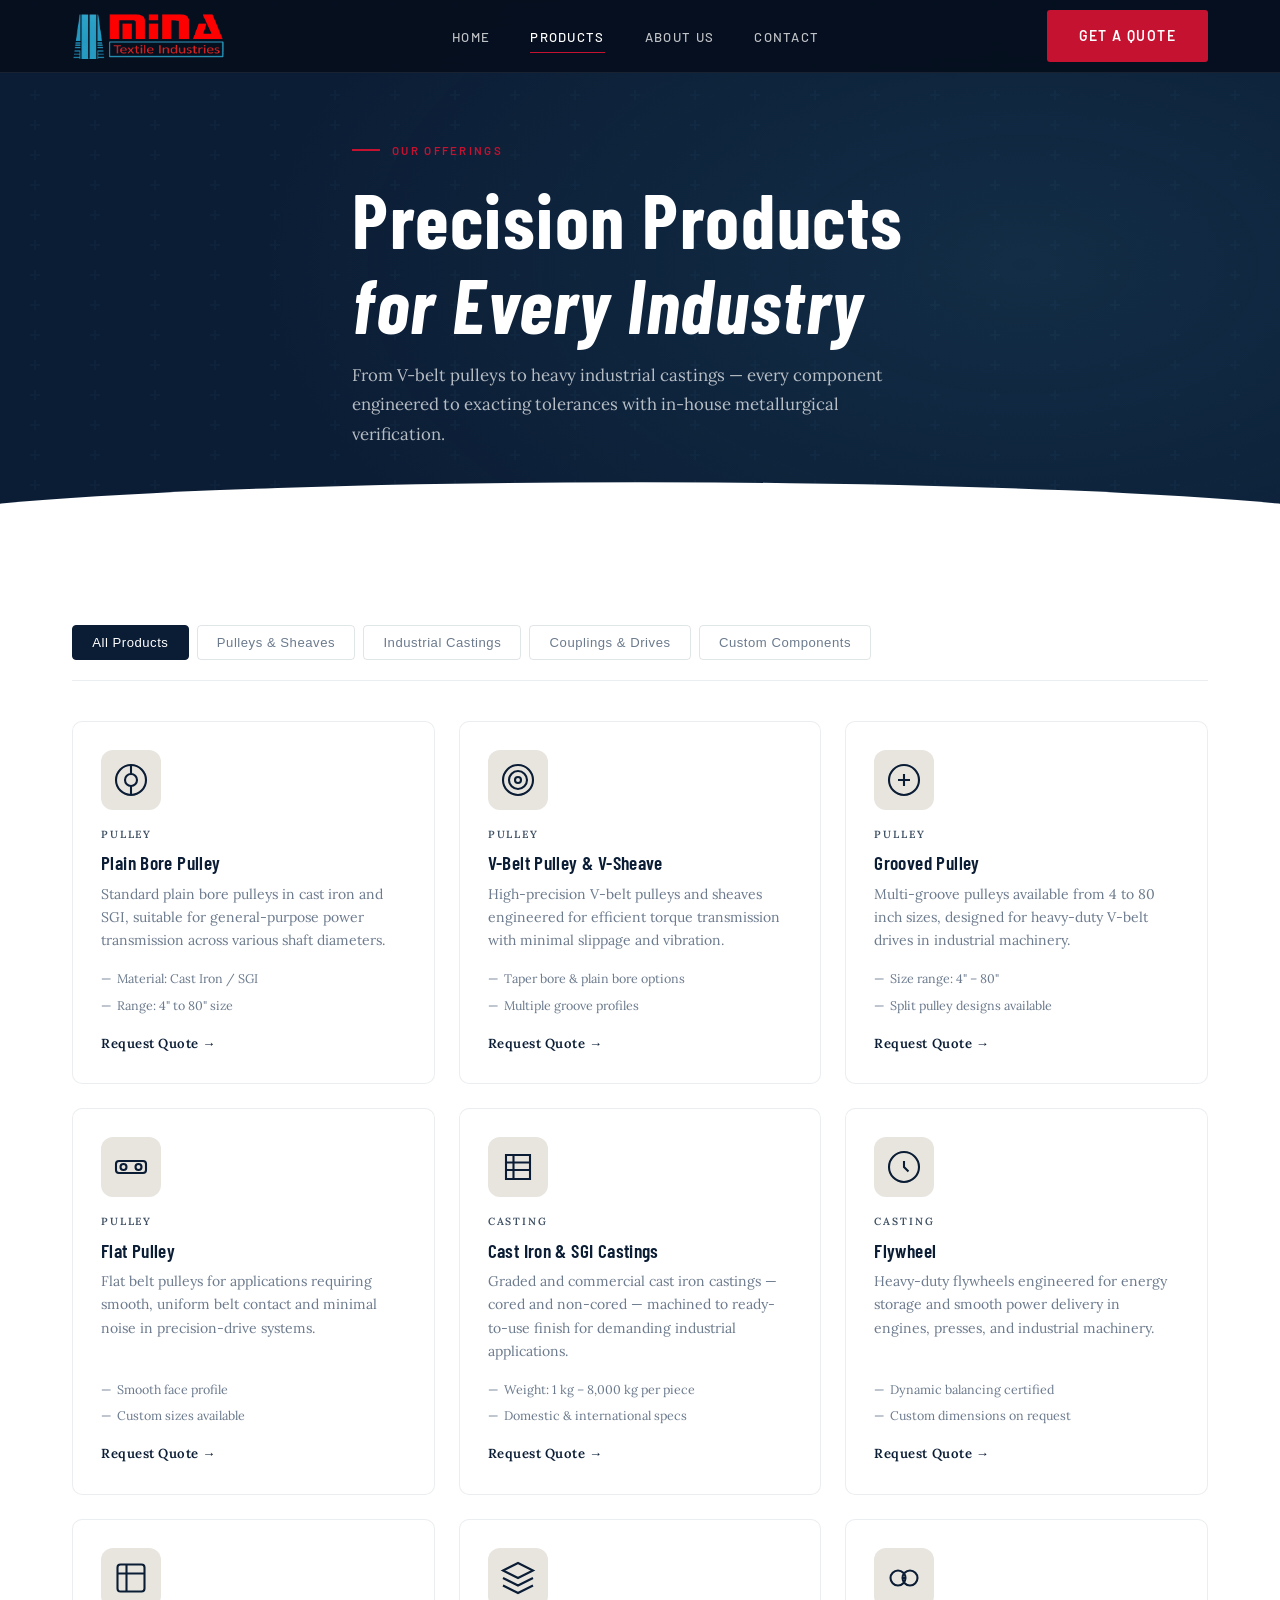
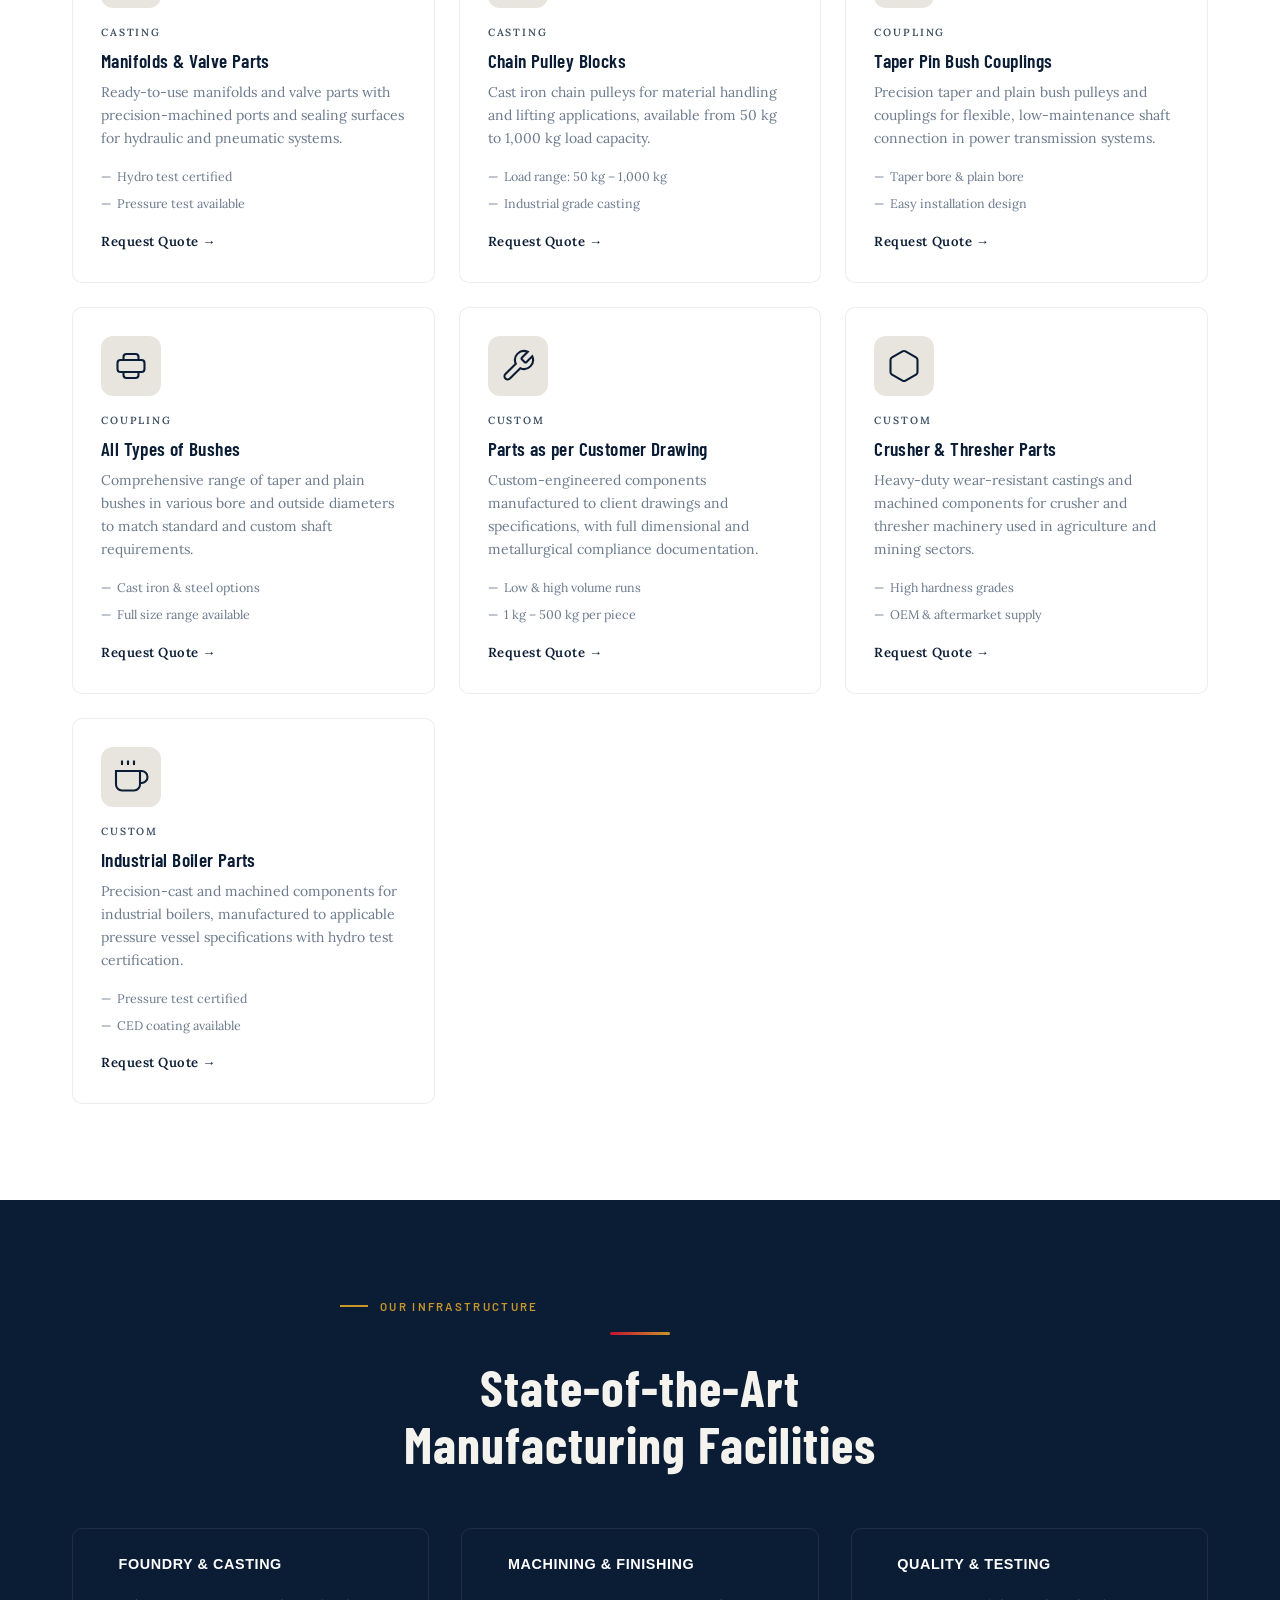
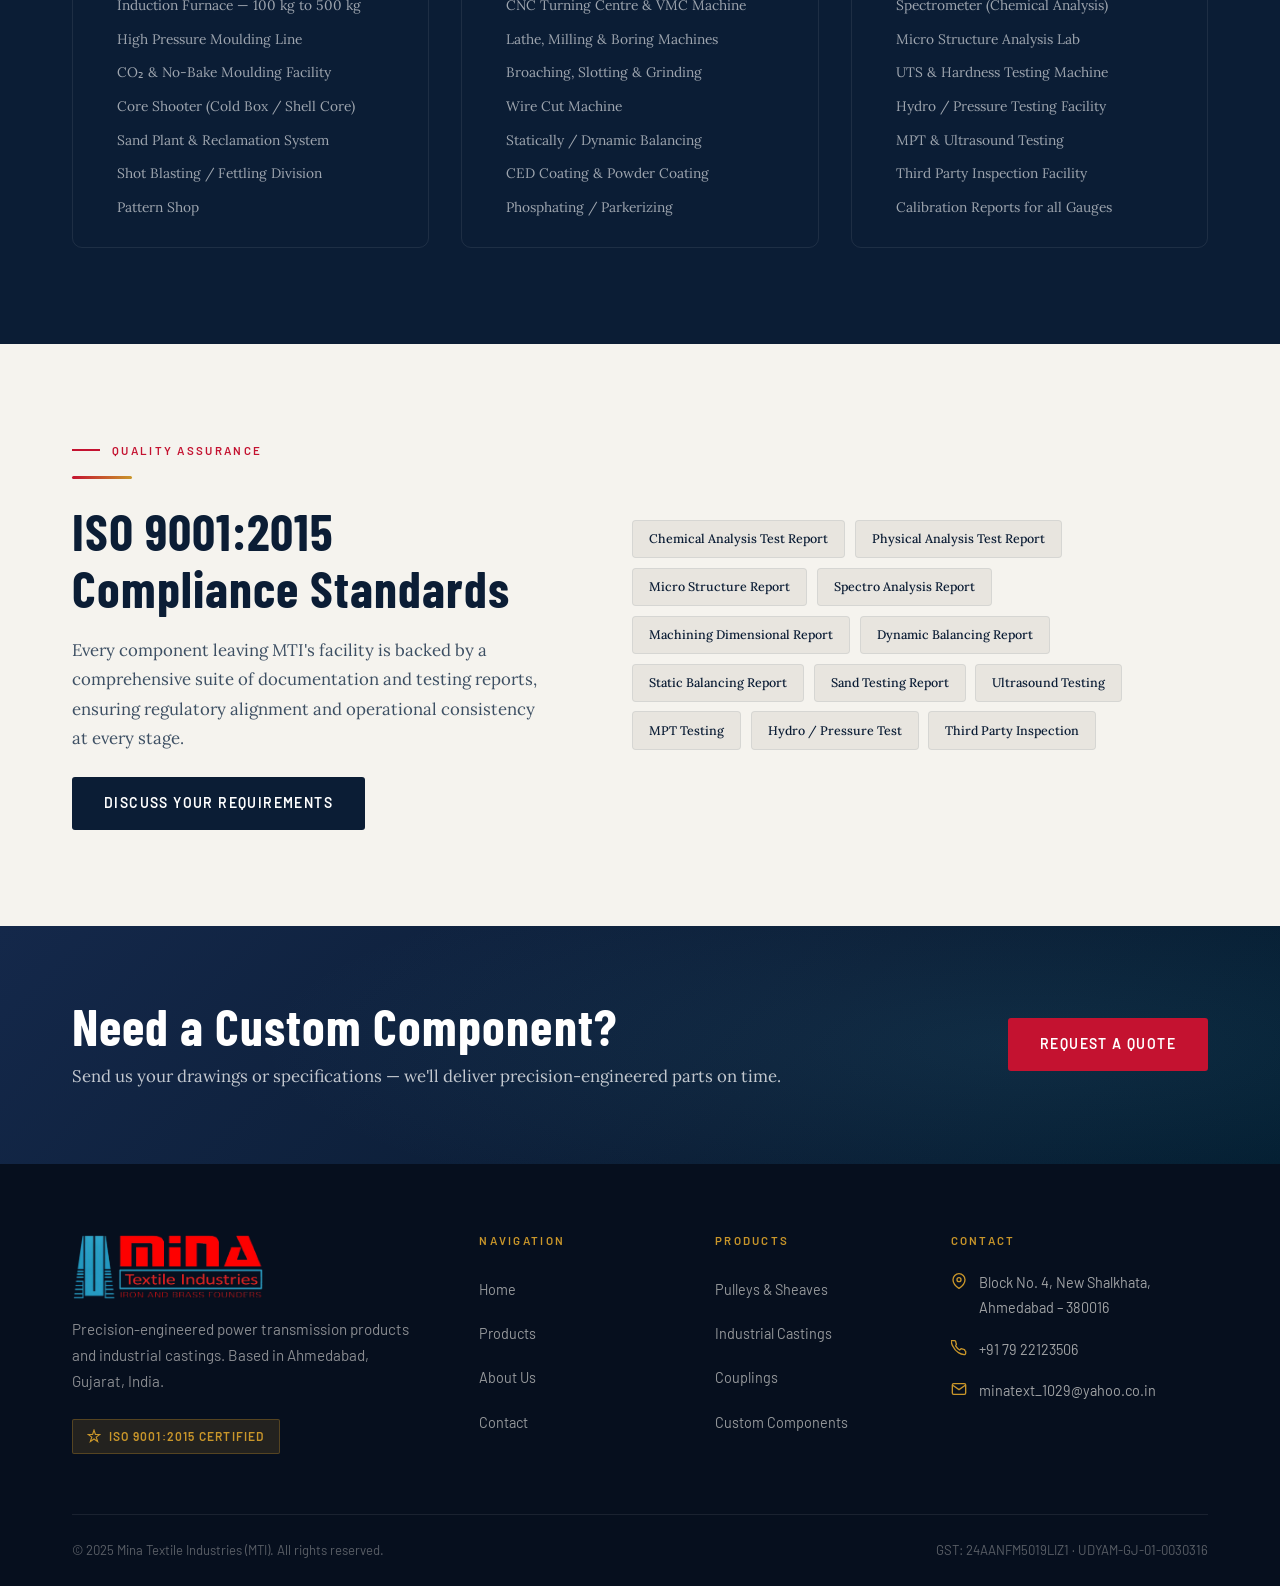
<file: products.html>
<!DOCTYPE html>
<html lang="en">
<head>
  <meta charset="UTF-8" />
  <meta name="viewport" content="width=device-width, initial-scale=1.0" />
  <title>Products — MTI | Power Transmission & Industrial Castings</title>
  <meta name="description" content="Explore MTI's full range of precision-engineered pulleys, castings, couplings, flywheels, and industrial components. ISO 9001:2015 certified manufacturing." />
  <link rel="stylesheet" href="css/styles.css" />
  <link rel="stylesheet" href="css/products.css" />
</head>
<body>

  <!-- NAVBAR -->
  <nav class="navbar">
    <div class="navbar__inner">
      <a href="index.html" class="navbar__logo">
        <img src="images/mina-logo-compact.png" alt="MTI — Mina Textile Industries" class="navbar__logo-img" width="910" height="274" />
      </a>
      <ul class="navbar__nav">
        <li><a href="index.html">Home</a></li>
        <li><a href="products.html" class="active">Products</a></li>
        <li><a href="about.html">About Us</a></li>
        <li><a href="contact.html">Contact</a></li>
      </ul>
      <div class="navbar__cta">
        <a href="contact.html" class="btn btn-primary">Get a Quote</a>
        <button class="hamburger" aria-label="Open menu" aria-expanded="false">
          <span></span><span></span><span></span>
        </button>
      </div>
    </div>
  </nav>

  <!-- PAGE HERO -->
  <section class="page-hero">
    <div class="page-hero__bg"></div>
    <div class="container page-hero__content">
      <span class="section-label">Our Offerings</span>
      <h1>Precision Products<br /><em>for Every Industry</em></h1>
      <p>From V-belt pulleys to heavy industrial castings — every component engineered to exacting tolerances with in-house metallurgical verification.</p>
    </div>
    <div class="page-hero__divider"></div>
  </section>

  <!-- PRODUCT FILTER TABS -->
  <section class="products-section section">
    <div class="container">
      <div class="prod-tabs fade-up">
        <button class="prod-tab active" data-filter="all">All Products</button>
        <button class="prod-tab" data-filter="pulley">Pulleys & Sheaves</button>
        <button class="prod-tab" data-filter="casting">Industrial Castings</button>
        <button class="prod-tab" data-filter="coupling">Couplings & Drives</button>
        <button class="prod-tab" data-filter="custom">Custom Components</button>
      </div>

      <div class="prod-grid" id="prod-grid">

        <!-- PULLEYS & SHEAVES -->
        <div class="prod-card fade-up" data-category="pulley">
          <div class="prod-card__icon-wrap">
            <svg width="36" height="36" viewBox="0 0 24 24" fill="none" stroke="currentColor" stroke-width="1.4"><circle cx="12" cy="12" r="10"/><circle cx="12" cy="12" r="4"/><line x1="12" y1="2" x2="12" y2="8"/><line x1="12" y1="16" x2="12" y2="22"/></svg>
          </div>
          <div class="prod-card__tag">Pulley</div>
          <h3>Plain Bore Pulley</h3>
          <p>Standard plain bore pulleys in cast iron and SGI, suitable for general-purpose power transmission across various shaft diameters.</p>
          <ul class="prod-card__specs">
            <li>Material: Cast Iron / SGI</li>
            <li>Range: 4" to 80" size</li>
          </ul>
          <a href="contact.html" class="prod-card__cta">Request Quote →</a>
        </div>

        <div class="prod-card fade-up" data-category="pulley">
          <div class="prod-card__icon-wrap">
            <svg width="36" height="36" viewBox="0 0 24 24" fill="none" stroke="currentColor" stroke-width="1.4"><circle cx="12" cy="12" r="10"/><circle cx="12" cy="12" r="6"/><circle cx="12" cy="12" r="2"/></svg>
          </div>
          <div class="prod-card__tag">Pulley</div>
          <h3>V-Belt Pulley & V-Sheave</h3>
          <p>High-precision V-belt pulleys and sheaves engineered for efficient torque transmission with minimal slippage and vibration.</p>
          <ul class="prod-card__specs">
            <li>Taper bore & plain bore options</li>
            <li>Multiple groove profiles</li>
          </ul>
          <a href="contact.html" class="prod-card__cta">Request Quote →</a>
        </div>

        <div class="prod-card fade-up" data-category="pulley">
          <div class="prod-card__icon-wrap">
            <svg width="36" height="36" viewBox="0 0 24 24" fill="none" stroke="currentColor" stroke-width="1.4"><circle cx="12" cy="12" r="10"/><path d="M8 12h8M12 8v8"/></svg>
          </div>
          <div class="prod-card__tag">Pulley</div>
          <h3>Grooved Pulley</h3>
          <p>Multi-groove pulleys available from 4 to 80 inch sizes, designed for heavy-duty V-belt drives in industrial machinery.</p>
          <ul class="prod-card__specs">
            <li>Size range: 4" – 80"</li>
            <li>Split pulley designs available</li>
          </ul>
          <a href="contact.html" class="prod-card__cta">Request Quote →</a>
        </div>

        <div class="prod-card fade-up" data-category="pulley">
          <div class="prod-card__icon-wrap">
            <svg width="36" height="36" viewBox="0 0 24 24" fill="none" stroke="currentColor" stroke-width="1.4"><rect x="2" y="8" width="20" height="8" rx="2"/><circle cx="7" cy="12" r="2"/><circle cx="17" cy="12" r="2"/></svg>
          </div>
          <div class="prod-card__tag">Pulley</div>
          <h3>Flat Pulley</h3>
          <p>Flat belt pulleys for applications requiring smooth, uniform belt contact and minimal noise in precision-drive systems.</p>
          <ul class="prod-card__specs">
            <li>Smooth face profile</li>
            <li>Custom sizes available</li>
          </ul>
          <a href="contact.html" class="prod-card__cta">Request Quote →</a>
        </div>

        <!-- CASTINGS -->
        <div class="prod-card fade-up" data-category="casting">
          <div class="prod-card__icon-wrap">
            <svg width="36" height="36" viewBox="0 0 24 24" fill="none" stroke="currentColor" stroke-width="1.4"><path d="M4 4h16v16H4z"/><path d="M4 9h16M4 14h16M9 4v16"/></svg>
          </div>
          <div class="prod-card__tag">Casting</div>
          <h3>Cast Iron & SGI Castings</h3>
          <p>Graded and commercial cast iron castings — cored and non-cored — machined to ready-to-use finish for demanding industrial applications.</p>
          <ul class="prod-card__specs">
            <li>Weight: 1 kg – 8,000 kg per piece</li>
            <li>Domestic & international specs</li>
          </ul>
          <a href="contact.html" class="prod-card__cta">Request Quote →</a>
        </div>

        <div class="prod-card fade-up" data-category="casting">
          <div class="prod-card__icon-wrap">
            <svg width="36" height="36" viewBox="0 0 24 24" fill="none" stroke="currentColor" stroke-width="1.4"><circle cx="12" cy="12" r="10"/><path d="M12 8v4l3 3"/></svg>
          </div>
          <div class="prod-card__tag">Casting</div>
          <h3>Flywheel</h3>
          <p>Heavy-duty flywheels engineered for energy storage and smooth power delivery in engines, presses, and industrial machinery.</p>
          <ul class="prod-card__specs">
            <li>Dynamic balancing certified</li>
            <li>Custom dimensions on request</li>
          </ul>
          <a href="contact.html" class="prod-card__cta">Request Quote →</a>
        </div>

        <div class="prod-card fade-up" data-category="casting">
          <div class="prod-card__icon-wrap">
            <svg width="36" height="36" viewBox="0 0 24 24" fill="none" stroke="currentColor" stroke-width="1.4"><path d="M9 3H5a2 2 0 00-2 2v4m6-6h10a2 2 0 012 2v4M9 3v18m0 0h10a2 2 0 002-2V9M9 21H5a2 2 0 01-2-2V9m0 0h18"/></svg>
          </div>
          <div class="prod-card__tag">Casting</div>
          <h3>Manifolds & Valve Parts</h3>
          <p>Ready-to-use manifolds and valve parts with precision-machined ports and sealing surfaces for hydraulic and pneumatic systems.</p>
          <ul class="prod-card__specs">
            <li>Hydro test certified</li>
            <li>Pressure test available</li>
          </ul>
          <a href="contact.html" class="prod-card__cta">Request Quote →</a>
        </div>

        <div class="prod-card fade-up" data-category="casting">
          <div class="prod-card__icon-wrap">
            <svg width="36" height="36" viewBox="0 0 24 24" fill="none" stroke="currentColor" stroke-width="1.4"><path d="M12 2L2 7l10 5 10-5-10-5zM2 17l10 5 10-5M2 12l10 5 10-5"/></svg>
          </div>
          <div class="prod-card__tag">Casting</div>
          <h3>Chain Pulley Blocks</h3>
          <p>Cast iron chain pulleys for material handling and lifting applications, available from 50 kg to 1,000 kg load capacity.</p>
          <ul class="prod-card__specs">
            <li>Load range: 50 kg – 1,000 kg</li>
            <li>Industrial grade casting</li>
          </ul>
          <a href="contact.html" class="prod-card__cta">Request Quote →</a>
        </div>

        <!-- COUPLINGS & DRIVES -->
        <div class="prod-card fade-up" data-category="coupling">
          <div class="prod-card__icon-wrap">
            <svg width="36" height="36" viewBox="0 0 24 24" fill="none" stroke="currentColor" stroke-width="1.4"><circle cx="8" cy="12" r="5"/><circle cx="16" cy="12" r="5"/><line x1="13" y1="12" x2="11" y2="12"/></svg>
          </div>
          <div class="prod-card__tag">Coupling</div>
          <h3>Taper Pin Bush Couplings</h3>
          <p>Precision taper and plain bush pulleys and couplings for flexible, low-maintenance shaft connection in power transmission systems.</p>
          <ul class="prod-card__specs">
            <li>Taper bore & plain bore</li>
            <li>Easy installation design</li>
          </ul>
          <a href="contact.html" class="prod-card__cta">Request Quote →</a>
        </div>

        <div class="prod-card fade-up" data-category="coupling">
          <div class="prod-card__icon-wrap">
            <svg width="36" height="36" viewBox="0 0 24 24" fill="none" stroke="currentColor" stroke-width="1.4"><rect x="3" y="8" width="18" height="8" rx="2"/><path d="M7 8V6a2 2 0 012-2h6a2 2 0 012 2v2M7 16v2a2 2 0 002 2h6a2 2 0 002-2v-2"/></svg>
          </div>
          <div class="prod-card__tag">Coupling</div>
          <h3>All Types of Bushes</h3>
          <p>Comprehensive range of taper and plain bushes in various bore and outside diameters to match standard and custom shaft requirements.</p>
          <ul class="prod-card__specs">
            <li>Cast iron & steel options</li>
            <li>Full size range available</li>
          </ul>
          <a href="contact.html" class="prod-card__cta">Request Quote →</a>
        </div>

        <!-- CUSTOM COMPONENTS -->
        <div class="prod-card fade-up" data-category="custom">
          <div class="prod-card__icon-wrap">
            <svg width="36" height="36" viewBox="0 0 24 24" fill="none" stroke="currentColor" stroke-width="1.4"><path d="M14.7 6.3a1 1 0 000 1.4l1.6 1.6a1 1 0 001.4 0l3.77-3.77a6 6 0 01-7.94 7.94l-6.91 6.91a2.12 2.12 0 01-3-3l6.91-6.91a6 6 0 017.94-7.94l-3.76 3.76z"/></svg>
          </div>
          <div class="prod-card__tag">Custom</div>
          <h3>Parts as per Customer Drawing</h3>
          <p>Custom-engineered components manufactured to client drawings and specifications, with full dimensional and metallurgical compliance documentation.</p>
          <ul class="prod-card__specs">
            <li>Low & high volume runs</li>
            <li>1 kg – 500 kg per piece</li>
          </ul>
          <a href="contact.html" class="prod-card__cta">Request Quote →</a>
        </div>

        <div class="prod-card fade-up" data-category="custom">
          <div class="prod-card__icon-wrap">
            <svg width="36" height="36" viewBox="0 0 24 24" fill="none" stroke="currentColor" stroke-width="1.4"><path d="M21 16V8a2 2 0 00-1-1.73l-7-4a2 2 0 00-2 0l-7 4A2 2 0 003 8v8a2 2 0 001 1.73l7 4a2 2 0 002 0l7-4A2 2 0 0021 16z"/></svg>
          </div>
          <div class="prod-card__tag">Custom</div>
          <h3>Crusher & Thresher Parts</h3>
          <p>Heavy-duty wear-resistant castings and machined components for crusher and thresher machinery used in agriculture and mining sectors.</p>
          <ul class="prod-card__specs">
            <li>High hardness grades</li>
            <li>OEM & aftermarket supply</li>
          </ul>
          <a href="contact.html" class="prod-card__cta">Request Quote →</a>
        </div>

        <div class="prod-card fade-up" data-category="custom">
          <div class="prod-card__icon-wrap">
            <svg width="36" height="36" viewBox="0 0 24 24" fill="none" stroke="currentColor" stroke-width="1.4"><path d="M18 8h1a4 4 0 010 8h-1"/><path d="M2 8h16v9a4 4 0 01-4 4H6a4 4 0 01-4-4V8z"/><line x1="6" y1="1" x2="6" y2="4"/><line x1="10" y1="1" x2="10" y2="4"/><line x1="14" y1="1" x2="14" y2="4"/></svg>
          </div>
          <div class="prod-card__tag">Custom</div>
          <h3>Industrial Boiler Parts</h3>
          <p>Precision-cast and machined components for industrial boilers, manufactured to applicable pressure vessel specifications with hydro test certification.</p>
          <ul class="prod-card__specs">
            <li>Pressure test certified</li>
            <li>CED coating available</li>
          </ul>
          <a href="contact.html" class="prod-card__cta">Request Quote →</a>
        </div>

      </div>
    </div>
  </section>

  <!-- MANUFACTURING CAPABILITIES -->
  <section class="section section--dark capabilities">
    <div class="container">
      <div class="section-header fade-up" style="text-align:center;max-width:600px;margin:0 auto 3.5rem;">
        <span class="section-label">Our Infrastructure</span>
        <div class="amber-bar" style="margin:0 auto 1.5rem;"></div>
        <h2>State-of-the-Art<br />Manufacturing Facilities</h2>
      </div>
      <div class="cap-cols">
        <div class="cap-col fade-up">
          <h4>
            <span class="cap-col__dot"></span>
            Foundry & Casting
          </h4>
          <ul>
            <li>Induction Furnace — 100 kg to 500 kg</li>
            <li>High Pressure Moulding Line</li>
            <li>CO₂ & No-Bake Moulding Facility</li>
            <li>Core Shooter (Cold Box / Shell Core)</li>
            <li>Sand Plant & Reclamation System</li>
            <li>Shot Blasting / Fettling Division</li>
            <li>Pattern Shop</li>
          </ul>
        </div>
        <div class="cap-col fade-up">
          <h4>
            <span class="cap-col__dot"></span>
            Machining & Finishing
          </h4>
          <ul>
            <li>CNC Turning Centre & VMC Machine</li>
            <li>Lathe, Milling & Boring Machines</li>
            <li>Broaching, Slotting & Grinding</li>
            <li>Wire Cut Machine</li>
            <li>Statically / Dynamic Balancing</li>
            <li>CED Coating & Powder Coating</li>
            <li>Phosphating / Parkerizing</li>
          </ul>
        </div>
        <div class="cap-col fade-up">
          <h4>
            <span class="cap-col__dot"></span>
            Quality & Testing
          </h4>
          <ul>
            <li>Spectrometer (Chemical Analysis)</li>
            <li>Micro Structure Analysis Lab</li>
            <li>UTS & Hardness Testing Machine</li>
            <li>Hydro / Pressure Testing Facility</li>
            <li>MPT & Ultrasound Testing</li>
            <li>Third Party Inspection Facility</li>
            <li>Calibration Reports for all Gauges</li>
          </ul>
        </div>
      </div>
    </div>
  </section>

  <!-- QUALITY COMPLIANCE -->
  <section class="section quality-comp">
    <div class="container">
      <div class="quality-comp__grid">
        <div class="fade-up">
          <span class="section-label">Quality Assurance</span>
          <div class="amber-bar"></div>
          <h2>ISO 9001:2015<br />Compliance Standards</h2>
          <p style="margin:1.25rem 0 1.5rem;">
            Every component leaving MTI's facility is backed by a comprehensive suite of
            documentation and testing reports, ensuring regulatory alignment and operational
            consistency at every stage.
          </p>
          <a href="contact.html" class="btn btn-navy">Discuss Your Requirements</a>
        </div>
        <div class="qc-badges fade-up">
          <div class="qc-badge">Chemical Analysis Test Report</div>
          <div class="qc-badge">Physical Analysis Test Report</div>
          <div class="qc-badge">Micro Structure Report</div>
          <div class="qc-badge">Spectro Analysis Report</div>
          <div class="qc-badge">Machining Dimensional Report</div>
          <div class="qc-badge">Dynamic Balancing Report</div>
          <div class="qc-badge">Static Balancing Report</div>
          <div class="qc-badge">Sand Testing Report</div>
          <div class="qc-badge">Ultrasound Testing</div>
          <div class="qc-badge">MPT Testing</div>
          <div class="qc-badge">Hydro / Pressure Test</div>
          <div class="qc-badge">Third Party Inspection</div>
        </div>
      </div>
    </div>
  </section>

  <!-- CTA -->
  <section class="cta-band">
    <div class="container cta-band__inner fade-up">
      <div>
        <h2 style="color:var(--white);">Need a Custom Component?</h2>
        <p style="color:rgba(255,255,255,.75);margin-top:.5rem;">Send us your drawings or specifications — we'll deliver precision-engineered parts on time.</p>
      </div>
      <a href="contact.html" class="btn btn-primary">Request a Quote</a>
    </div>
  </section>

  <!-- FOOTER -->
  <footer class="footer">
    <div class="container">
      <div class="footer__grid">
        <div class="footer__brand">
          <img src="images/mina-logo-full.png" alt="MTI — Mina Textile Industries — Iron and Brass Founders" class="footer__brand-img" width="851" height="293" />
          <p>Precision-engineered power transmission products and industrial castings. Based in Ahmedabad, Gujarat, India.</p>
          <div class="iso-badge">
            <svg width="14" height="14" viewBox="0 0 24 24" fill="none" stroke="currentColor" stroke-width="2"><path d="M12 2l2.4 7.4H22l-6.2 4.5 2.4 7.4L12 17l-6.2 4.3 2.4-7.4L2 9.4h7.6z"/></svg>
            ISO 9001:2015 Certified
          </div>
        </div>
        <div class="footer__col">
          <h5>Navigation</h5>
          <ul>
            <li><a href="index.html">Home</a></li>
            <li><a href="products.html">Products</a></li>
            <li><a href="about.html">About Us</a></li>
            <li><a href="contact.html">Contact</a></li>
          </ul>
        </div>
        <div class="footer__col">
          <h5>Products</h5>
          <ul>
            <li><a href="products.html">Pulleys & Sheaves</a></li>
            <li><a href="products.html">Industrial Castings</a></li>
            <li><a href="products.html">Couplings</a></li>
            <li><a href="products.html">Custom Components</a></li>
          </ul>
        </div>
        <div class="footer__col">
          <h5>Contact</h5>
          <div class="footer__contact-item">
            <svg width="16" height="16" viewBox="0 0 24 24" fill="none" stroke="currentColor" stroke-width="2"><path d="M21 10c0 7-9 13-9 13s-9-6-9-13a9 9 0 0118 0z"/><circle cx="12" cy="10" r="3"/></svg>
            <span>Block No. 4, New Shalkhata, Ahmedabad – 380016</span>
          </div>
          <div class="footer__contact-item">
            <svg width="16" height="16" viewBox="0 0 24 24" fill="none" stroke="currentColor" stroke-width="2"><path d="M22 16.92v3a2 2 0 01-2.18 2 19.79 19.79 0 01-8.63-3.07A19.5 19.5 0 013.07 9.81 19.79 19.79 0 01.18 1.26a2 2 0 012-.27h3a2 2 0 012 1.72c.127.96.361 1.903.7 2.81a2 2 0 01-.45 2.11L6.91 8.91a16 16 0 006.09 6.09l1.21-1.21a2 2 0 012.11-.45c.907.339 1.85.573 2.81.7a2 2 0 011.72 2.02z"/></svg>
            <span>+91 79 22123506</span>
          </div>
          <div class="footer__contact-item">
            <svg width="16" height="16" viewBox="0 0 24 24" fill="none" stroke="currentColor" stroke-width="2"><path d="M4 4h16c1.1 0 2 .9 2 2v12c0 1.1-.9 2-2 2H4c-1.1 0-2-.9-2-2V6c0-1.1.9-2 2-2z"/><polyline points="22,6 12,13 2,6"/></svg>
            <span>minatext_1029@yahoo.co.in</span>
          </div>
        </div>
      </div>
      <div class="footer__bottom">
        <span>© 2025 Mina Textile Industries (MTI). All rights reserved.</span>
        <span>GST: 24AANFM5019LIZ1 · UDYAM-GJ-01-0030316</span>
      </div>
    </div>
  </footer>

  <script src="js/main.js"></script>
  <script>
    // Product filter
    const tabs = document.querySelectorAll('.prod-tab');
    const cards = document.querySelectorAll('.prod-card');
    tabs.forEach(tab => {
      tab.addEventListener('click', () => {
        tabs.forEach(t => t.classList.remove('active'));
        tab.classList.add('active');
        const filter = tab.dataset.filter;
        cards.forEach(card => {
          const show = filter === 'all' || card.dataset.category === filter;
          card.style.display = show ? '' : 'none';
          if (show) setTimeout(() => card.classList.add('visible'), 50);
        });
      });
    });
  </script>
</body>
</html>
</file>
<file: css/styles.css>
/* ===========================
   MTI — Global Styles
   =========================== */
@import url('https://fonts.googleapis.com/css2?family=Barlow+Condensed:wght@400;500;600;700;800&family=Lora:ital,wght@0,400;0,500;0,600;1,400&family=Barlow:wght@300;400;500&display=swap');

:root {
  --navy:     #0B1D35;
  --navy-mid: #14284A;
  --red:      #C41230;
  --gold:     #C9962A;
  --cream:    #F5F3EE;
  --white:    #FFFFFF;
  --gray-dk:  #3D4F63;
  --gray-md:  #6B7A8D;
  --gray-lt:  #E8E5DF;
  --dark:     #060F1E;
  --shadow:   0 4px 24px rgba(11,29,53,.12);
  --shadow-lg:0 20px 50px rgba(11,29,53,.18);
  --radius:   3px;
  --transition: .35s cubic-bezier(.4,0,.2,1);
  --font-display: 'Barlow Condensed', sans-serif;
  --font-body: 'Lora', serif;
  --font-ui: 'Barlow', sans-serif;
}

*,*::before,*::after { box-sizing: border-box; margin: 0; padding: 0; }

html { scroll-behavior: smooth; font-size: 16px; }

body {
  font-family: var(--font-body);
  color: var(--gray-dk);
  background: var(--cream);
  line-height: 1.75;
  -webkit-font-smoothing: antialiased;
}

/* ——— TYPOGRAPHY ——— */
h1,h2,h3,h4,h5 {
  font-family: var(--font-display);
  color: var(--navy);
  line-height: 1.1;
  font-weight: 700;
  letter-spacing: .02em;
}

h1 { font-size: clamp(2.8rem, 6vw, 5.5rem); }
h2 { font-size: clamp(2rem, 4vw, 3.2rem); }
h3 { font-size: clamp(1.2rem, 2vw, 1.6rem); font-weight: 600; }
h4 { font-size: 1.1rem; font-weight: 600; }

p { font-size: 1.05rem; color: var(--gray-dk); line-height: 1.75; }

a { text-decoration: none; color: inherit; }

img { max-width: 100%; display: block; }

.container { max-width: 1200px; margin: 0 auto; padding: 0 2rem; }

/* ——— UTILITY ——— */
.section { padding: 96px 0; }
.section--dark { background: var(--navy); color: var(--cream); }
.section--dark h2, .section--dark h3 { color: var(--cream); }
.section--dark p { color: rgba(245,243,238,.75); }
.section--gray { background: var(--cream); }

.section-label {
  font-family: var(--font-ui);
  font-size: .72rem;
  font-weight: 600;
  letter-spacing: .2em;
  text-transform: uppercase;
  color: var(--red);
  margin-bottom: 1rem;
  display: flex;
  align-items: center;
  gap: .75rem;
}
.section-label::before {
  content: '';
  display: inline-block;
  width: 28px;
  height: 2px;
  background: var(--red);
  flex-shrink: 0;
}
.section--dark .section-label { color: var(--gold); }
.section--dark .section-label::before { background: var(--gold); }

.amber-bar {
  width: 60px; height: 3px;
  background: linear-gradient(90deg, var(--red), var(--gold));
  margin-bottom: 1.5rem;
  border-radius: 2px;
}

.btn {
  display: inline-flex;
  align-items: center;
  gap: .6rem;
  padding: 14px 32px;
  border-radius: var(--radius);
  font-family: var(--font-ui);
  font-size: .875rem;
  font-weight: 600;
  cursor: pointer;
  border: none;
  transition: var(--transition);
  letter-spacing: .1em;
  text-transform: uppercase;
}

.btn-primary {
  background: var(--red);
  color: var(--white);
}
.btn-primary:hover { 
  background: #A50F27; 
  transform: translateY(-2px); 
  box-shadow: 0 12px 28px rgba(196,18,48,.35); 
}

.btn-outline {
  border: 2px solid rgba(245,243,238,.5);
  color: var(--cream);
  background: transparent;
}
.btn-outline:hover { 
  background: rgba(245,243,238,.1); 
  border-color: var(--cream);
  transform: translateY(-2px); 
}

.btn-navy {
  background: var(--navy);
  color: var(--white);
}
.btn-navy:hover { 
  background: var(--navy-mid); 
  transform: translateY(-2px); 
  box-shadow: var(--shadow); 
}

/* ——— NAVBAR ——— */
.navbar {
  position: fixed; top: 0; left: 0; right: 0; z-index: 1000;
  background: rgba(6,15,30,.95);
  backdrop-filter: blur(12px);
  -webkit-backdrop-filter: blur(12px);
  border-bottom: 1px solid rgba(255,255,255,.08);
  transition: var(--transition);
}

.navbar__inner {
  display: flex;
  align-items: center;
  justify-content: space-between;
  height: 72px;
  max-width: 1200px;
  margin: 0 auto;
  padding: 0 2rem;
}

.navbar__logo {
  display: flex; align-items: center;
  line-height: 1;
}
.navbar__logo .logo-main {
  font-family: var(--font-display);
  font-size: 1.5rem;
  font-weight: 800;
  color: var(--white);
  letter-spacing: .05em;
}
.navbar__logo .logo-sub {
  font-family: var(--font-ui);
  font-size: .6rem;
  font-weight: 500;
  letter-spacing: .2em;
  text-transform: uppercase;
  color: var(--gold);
  margin-top: 2px;
}

.navbar__logo-img {
  display: block;
  height: 46px;
  width: auto;
  max-width: none;
  transition: var(--transition);
}
.navbar__logo:hover .navbar__logo-img { transform: translateY(-1px); }

.navbar__nav {
  display: flex;
  gap: 2.5rem;
  list-style: none;
}

.navbar__nav a {
  font-family: var(--font-ui);
  font-size: .82rem;
  font-weight: 500;
  color: rgba(255,255,255,.75);
  letter-spacing: .1em;
  text-transform: uppercase;
  padding: .25rem 0;
  position: relative;
  transition: var(--transition);
}
.navbar__nav a::after {
  content: '';
  position: absolute; bottom: -4px; left: 0; right: 0;
  height: 1px;
  background: var(--red);
  transform: scaleX(0);
  transform-origin: left;
  transition: transform var(--transition);
}
.navbar__nav a:hover,
.navbar__nav a.active { color: var(--white); }
.navbar__nav a:hover::after,
.navbar__nav a.active::after { transform: scaleX(1); }

.navbar__cta { display: flex; align-items: center; gap: 1rem; }

.hamburger {
  display: none;
  flex-direction: column; gap: 5px;
  background: none; border: none; cursor: pointer; padding: .25rem;
}
.hamburger span {
  display: block; width: 24px; height: 2px;
  background: var(--white);
  border-radius: 2px;
  transition: var(--transition);
}

/* ——— FOOTER ——— */
.footer {
  background: var(--dark);
  color: var(--cream);
  padding: 70px 0 0;
}

.footer__grid {
  display: grid;
  grid-template-columns: 2fr 1fr 1fr 1.5fr;
  gap: 4rem;
  padding-bottom: 60px;
  border-bottom: 1px solid rgba(255,255,255,.08);
}

.footer__brand .logo-main {
  font-family: var(--font-display);
  font-size: 1.8rem; font-weight: 800;
  color: var(--white); letter-spacing: .05em;
}
.footer__brand .logo-sub {
  font-family: var(--font-ui);
  font-size: .6rem; letter-spacing: .2em;
  text-transform: uppercase; color: var(--gold);
  margin-bottom: 1rem; display: block;
}

.footer__brand-img {
  display: block;
  height: 66px;
  width: auto;
  max-width: 100%;
  margin-bottom: 1.1rem;
}
.footer__brand p { 
  font-family: var(--font-ui);
  font-size: .95rem; line-height: 1.7; 
  color: rgba(245,243,238,.55); 
  margin-top: 1rem;
}

.footer__col h5 {
  font-family: var(--font-ui);
  font-size: .72rem; font-weight: 600;
  letter-spacing: .2em; text-transform: uppercase;
  color: var(--gold); margin-bottom: 1.5rem;
}

.footer__col ul { list-style: none; }
.footer__col ul li { margin-bottom: .4rem; }
.footer__col ul a {
  font-family: var(--font-ui);
  font-size: .9rem; color: rgba(245,243,238,.6);
  padding: .4rem 0; display: block;
  transition: var(--transition);
}
.footer__col ul a:hover { color: var(--cream); }

.footer__contact-item {
  display: flex; gap: .75rem;
  margin-bottom: 1rem;
  font-family: var(--font-ui);
  font-size: .9rem; color: rgba(245,243,238,.65);
  align-items: flex-start;
}
.footer__contact-item svg { flex-shrink: 0; margin-top: 3px; color: var(--gold); }

.footer__bottom {
  display: flex; justify-content: space-between; align-items: center;
  padding: 1.5rem 0;
  font-family: var(--font-ui);
  font-size: .82rem; color: rgba(245,243,238,.35);
  flex-wrap: wrap; gap: .5rem;
}

.iso-badge {
  display: inline-flex; align-items: center; gap: .5rem;
  background: rgba(201,150,42,.15);
  border: 1px solid rgba(201,150,42,.3);
  border-radius: 2px;
  padding: 6px 14px;
  font-family: var(--font-ui);
  font-size: .75rem; font-weight: 600;
  letter-spacing: .1em; color: var(--gold);
  text-transform: uppercase;
  margin-top: 1.5rem;
}

/* ——— FADE-IN ANIMATION ——— */
.fade-up {
  opacity: 0;
  transform: translateY(28px);
  transition: opacity .65s cubic-bezier(.25,.46,.45,.94),
              transform .65s cubic-bezier(.25,.46,.45,.94);
}
.fade-up.visible { opacity: 1; transform: none; }
.fade-up:nth-child(2) { transition-delay: .1s; }
.fade-up:nth-child(3) { transition-delay: .2s; }
.fade-up:nth-child(4) { transition-delay: .3s; }
.fade-up:nth-child(5) { transition-delay: .4s; }
.fade-up:nth-child(6) { transition-delay: .5s; }

/* ——— RESPONSIVE ——— */
@media (max-width: 1024px) {
  .footer__grid { grid-template-columns: 1fr 1fr; }
}
@media (max-width: 768px) {
  .section { padding: 64px 0; }
  .navbar__nav, .navbar__cta .btn { display: none; }
  .hamburger { display: flex; }
  .footer__grid { grid-template-columns: 1fr; }
  .footer__bottom { flex-direction: column; text-align: center; }
  .navbar__logo-img { height: 38px; }
  .footer__brand-img { height: 54px; }
}
</file>
<file: css/home.css>
/* ===========================
   MTI — Home Page Styles
   =========================== */

/* HERO */
.hero {
  position: relative;
  min-height: 100vh;
  display: flex; align-items: center;
  overflow: hidden;
  padding-top: 72px;
  background: var(--navy);
}

.hero__bg {
  position: absolute; inset: 0;
  background:
    radial-gradient(ellipse 60% 80% at 70% 50%, rgba(196,18,48,.12) 0%, transparent 60%),
    repeating-linear-gradient(-45deg, transparent, transparent 40px, rgba(255,255,255,.015) 40px, rgba(255,255,255,.015) 41px);
}

.hero__overlay {
  position: absolute; inset: 0;
  background: url("data:image/svg+xml,%3Csvg width='60' height='60' viewBox='0 0 60 60' xmlns='http://www.w3.org/2000/svg'%3E%3Cg fill='none' fill-rule='evenodd'%3E%3Cg fill='%2349A0C0' fill-opacity='0.04'%3E%3Cpath d='M36 34v-4h-2v4h-4v2h4v4h2v-4h4v-2h-4zm0-30V0h-2v4h-4v2h4v4h2V6h4V4h-4zM6 34v-4H4v4H0v2h4v4h2v-4h4v-2H6zM6 4V0H4v4H0v2h4v4h2V6h4V4H6z'/%3E%3C/g%3E%3C/g%3E%3C/svg%3E");
  opacity: .6;
}

.hero__content {
  position: relative; z-index: 2;
  padding: 80px 2rem;
  max-width: 760px;
}

.hero__eyebrow {
  font-family: var(--font-ui);
  font-size: .75rem; font-weight: 600;
  letter-spacing: .2em; text-transform: uppercase;
  color: var(--gold); margin-bottom: 1.5rem;
}

.hero__title {
  color: var(--white);
  font-size: clamp(2.8rem, 6vw, 5.5rem);
  line-height: 1.08;
  font-weight: 800;
}
.hero__title em {
  font-style: normal; color: var(--red);
}

.hero__sub {
  color: rgba(245,243,238,.7);
  font-size: 1.15rem; line-height: 1.75;
  margin: 1.5rem 0 2.5rem;
  max-width: 560px;
}

.hero__actions { display: flex; gap: 1rem; flex-wrap: wrap; margin-bottom: 2.5rem; }

.hero__badges {
  display: flex; gap: 1.25rem; flex-wrap: wrap;
}

.hero__badge {
  display: inline-flex; align-items: center; gap: .5rem;
  font-family: var(--font-ui);
  font-size: .78rem; font-weight: 500;
  color: rgba(245,243,238,.6);
  letter-spacing: .04em;
  padding: .4rem .85rem;
  border: 1px solid rgba(255,255,255,.12);
  border-radius: 20px;
}
.hero__badge svg { color: var(--gold); }

.hero__scroll {
  position: absolute; bottom: 2.5rem; left: 50%; transform: translateX(-50%);
  display: flex; flex-direction: column; align-items: center; gap: .5rem;
  font-family: var(--font-ui);
  font-size: .7rem; font-weight: 600; letter-spacing: .2em;
  text-transform: uppercase; color: rgba(245,243,238,.4);
  animation: bounce 2.5s ease-in-out infinite;
}
@keyframes bounce {
  0%, 100% { transform: translateX(-50%) translateY(0); }
  50% { transform: translateX(-50%) translateY(8px); }
}
.hero__scroll-line {
  width: 1px; height: 40px;
  background: linear-gradient(to bottom, rgba(201,150,42,.6), transparent);
}

/* STATS BAND */
.stats-band {
  background: var(--dark);
  border-bottom: 1px solid rgba(255,255,255,.05);
  padding: 50px 0;
}

.stats-band__grid {
  display: grid;
  grid-template-columns: repeat(4, 1fr);
  gap: 2rem;
  text-align: center;
}

.stat-card {
  display: flex; flex-direction: column;
  align-items: center;
  padding: 0;
  transition: var(--transition);
  text-align: center;
}

.stat-card__num {
  font-family: var(--font-display);
  font-size: 3.5rem; font-weight: 800;
  color: var(--red); line-height: 1;
  margin-bottom: .4rem;
}
.stat-card__num span { color: var(--gold); }

.stat-card__label {
  font-family: var(--font-ui);
  font-size: .85rem; font-weight: 500;
  letter-spacing: .05em;
  color: rgba(245,243,238,.6);
  margin-top: .4rem;
}

/* ABOUT SNAPSHOT */
.about-snap__grid {
  display: grid; grid-template-columns: 1fr 1.1fr; gap: 5rem; align-items: center;
}

.about-snap__img-wrap {
  position: relative; height: 380px;
  margin-bottom: 2rem;
}

.about-snap__geo {
  position: absolute; border-radius: 12px;
}
.geo1 {
  width: 80%; height: 80%;
  background: var(--navy);
  top: 0; right: 0;
}
.geo2 {
  width: 55%; height: 55%;
  background: var(--red);
  bottom: 0; left: 0;
  opacity: .35;
}

.about-snap__inner-card {
  position: absolute;
  bottom: 1.5rem; right: 1.5rem;
  background: var(--gold);
  padding: 1.25rem 1.5rem;
  border-radius: 8px;
  text-align: center;
  box-shadow: 0 8px 32px rgba(201,150,42,.3);
}
.inner-card__year {
  font-family: var(--font-display);
  font-size: 2.8rem; font-weight: 800;
  color: var(--navy); line-height: 1;
}
.inner-card__label {
  font-family: var(--font-ui);
  font-size: .7rem; font-weight: 600;
  letter-spacing: .15em; text-transform: uppercase;
  color: var(--navy); opacity: .7;
}

.about-snap__timeline { display: flex; flex-direction: column; gap: .75rem; }

.tl-item {
  display: flex; align-items: center; gap: .85rem;
  font-size: .86rem; color: var(--gray-md);
}

.tl-dot {
  width: 8px; height: 8px; border-radius: 50%;
  background: var(--gray-lt); border: 2px solid var(--gray-md);
  flex-shrink: 0;
}
.tl-dot.active {
  background: var(--red); border-color: var(--red);
  box-shadow: 0 0 0 4px rgba(196,18,48,.2);
}

.about-snap__values {
  display: flex; flex-wrap: wrap; gap: .6rem;
  margin-top: 1.5rem;
}

.value-chip {
  display: inline-flex; align-items: center; gap: .4rem;
  font-family: var(--font-ui);
  font-size: .78rem; font-weight: 500;
  color: var(--navy);
  padding: .4rem .9rem;
  background: var(--gray-lt);
  border-radius: 20px;
  border: 1px solid rgba(11,29,53,.1);
  transition: var(--transition);
}
.value-chip:hover {
  background: var(--navy); color: var(--white);
}
.value-chip svg { color: var(--red); }
.value-chip:hover svg { color: var(--gold); }

/* MARKETS */
.section-header { margin-bottom: 3rem; }

.markets__grid {
  display: grid;
  grid-template-columns: repeat(3, 1fr);
  gap: 1.5rem;
}

.market-card {
  background: var(--white);
  border: 1px solid rgba(11,29,53,.08);
  border-radius: var(--radius);
  padding: 2.5rem 1.75rem;
  transition: var(--transition);
  position: relative; overflow: hidden;
}
.market-card::before {
  content: '';
  position: absolute; top: 0; left: 0; width: 4px; height: 0;
  background: var(--red);
  transition: height .4s ease;
}
.market-card:hover {
  transform: translateY(-6px);
  box-shadow: 0 20px 50px rgba(11,29,53,.1);
  border-color: transparent;
}
.market-card:hover::before { height: 100%; }

.market-card__icon {
  width: 52px; height: 52px;
  background: var(--gray-lt);
  border-radius: 10px;
  display: flex; align-items: center; justify-content: center;
  margin-bottom: 1.1rem;
  color: var(--navy);
  transition: var(--transition);
}
.market-card:hover .market-card__icon {
  background: var(--navy); color: var(--gold);
}

.market-card h4 { margin-bottom: .5rem; }
.market-card p { font-size: .875rem; line-height: 1.65; color: var(--gray-md); }

/* WHY MTI */
.why-grid {
  display: grid; grid-template-columns: repeat(3, 1fr);
  gap: 2rem;
}

.why-item {
  display: flex; gap: 1.25rem;
  padding: 1.75rem;
  border: 1px solid rgba(255,255,255,.08);
  border-radius: 8px;
  transition: var(--transition);
}
.why-item:hover {
  border-color: rgba(73,160,192,.3);
  background: rgba(73,160,192,.06);
}

.why-item__num {
  font-family: 'Cormorant Garamond', serif;
  font-size: 2.5rem; font-weight: 700;
  color: rgba(255,189,89,.3);
  line-height: 1; flex-shrink: 0;
  width: 56px;
}

.why-item h4 { color: var(--white); margin-bottom: .4rem; }
.why-item p { font-size: .875rem; line-height: 1.65; color: rgba(255,255,255,.55); }

/* CLIENTS MARQUEE */
.clients__marquee-wrap {
  overflow: hidden;
  mask-image: linear-gradient(to right, transparent, black 10%, black 90%, transparent);
  -webkit-mask-image: linear-gradient(to right, transparent, black 10%, black 90%, transparent);
}

.clients__marquee { width: 100%; overflow: hidden; }

.clients__track {
  display: flex; gap: 0;
  width: max-content;
  animation: marquee 30s linear infinite;
}

.clients__track span {
  padding: 1rem 2.5rem;
  font-size: .82rem; font-weight: 600;
  letter-spacing: .08em; text-transform: uppercase;
  color: var(--gray-md);
  border-right: 1px solid rgba(5,42,71,.1);
  white-space: nowrap;
  transition: var(--transition);
}
.clients__track span:hover { color: var(--navy); }

@keyframes marquee {
  0% { transform: translateX(0); }
  100% { transform: translateX(-50%); }
}
.clients__marquee-wrap:hover .clients__track { animation-play-state: paused; }

/* CTA BAND */
.cta-band {
  background: linear-gradient(135deg, var(--navy-mid) 0%, var(--navy) 60%, #021B2E 100%);
  padding: 72px 0;
  position: relative; overflow: hidden;
}
.cta-band::before {
  content: '';
  position: absolute; inset: 0;
  background: radial-gradient(ellipse 60% 80% at 80% 50%, rgba(73,160,192,.12), transparent);
}

.cta-band__inner {
  position: relative; z-index: 1;
  display: flex; justify-content: space-between; align-items: center;
  gap: 2rem; flex-wrap: wrap;
}

/* RESPONSIVE */
@media (max-width: 1024px) {
  .about-snap__grid { grid-template-columns: 1fr; gap: 3rem; }
  .about-snap__visual { max-width: 500px; margin: 0 auto; }
  .markets__grid { grid-template-columns: repeat(2, 1fr); }
  .why-grid { grid-template-columns: repeat(2, 1fr); }
  .stats-band__grid { grid-template-columns: repeat(2, 1fr); }
}

@media (max-width: 640px) {
  .hero__content { padding: 60px 1.5rem; }
  .markets__grid { grid-template-columns: 1fr; }
  .why-grid { grid-template-columns: 1fr; }
  .stats-band__grid { grid-template-columns: repeat(2, 1fr); }
  .cta-band__inner { flex-direction: column; text-align: center; }
}
</file>
<file: css/about.css>
/* ===========================
   MTI — About Page Styles
   =========================== */

/* PAGE HERO (reused from products) */
.page-hero {
  background: var(--navy);
  padding: 140px 0 80px;
  position: relative; overflow: hidden;
}
.page-hero__bg {
  position: absolute; inset: 0;
  background:
    radial-gradient(ellipse 60% 80% at 80% 50%, rgba(73,160,192,.12), transparent),
    url("data:image/svg+xml,%3Csvg width='60' height='60' viewBox='0 0 60 60' xmlns='http://www.w3.org/2000/svg'%3E%3Cg fill='%2349A0C0' fill-opacity='0.04'%3E%3Cpath d='M36 34v-4h-2v4h-4v2h4v4h2v-4h4v-2h-4zm0-30V0h-2v4h-4v2h4v4h2V6h4V4h-4z'/%3E%3C/g%3E%3C/svg%3E");
}
.page-hero__content {
  position: relative; z-index: 1; max-width: 640px;
}
.page-hero__content h1 { color: var(--white); }
.page-hero__content h1 em { font-style: italic; color: var(--steel); }
.page-hero__content p {
  color: rgba(255,255,255,.7); margin-top: 1rem;
  font-size: 1.05rem; line-height: 1.75;
}
.page-hero__divider {
  position: absolute; bottom: -1px; left: 0; right: 0; height: 48px;
  background: var(--white);
  clip-path: ellipse(60% 100% at 50% 100%);
}

/* ABOUT NARRATIVE */
.about-narrative__grid {
  display: grid; grid-template-columns: 1.2fr 1fr; gap: 5rem; align-items: center;
}

.about-stat-panel {
  display: grid; grid-template-columns: 1fr 1fr; gap: 1px;
  border: 1px solid rgba(5,42,71,.1); border-radius: 12px; overflow: hidden;
}
.asp-item {
  background: var(--white);
  padding: 2rem 1.5rem;
  border-right: 1px solid rgba(5,42,71,.08);
  border-bottom: 1px solid rgba(5,42,71,.08);
  text-align: center;
}
.asp-item:nth-child(2n) { border-right: none; }
.asp-item:nth-child(n+3) { border-bottom: none; }

.asp-num {
  display: block;
  font-family: 'Cormorant Garamond', serif;
  font-size: 2.4rem; font-weight: 700;
  color: var(--navy); line-height: 1;
  margin-bottom: .4rem;
}
.asp-label {
  display: block;
  font-size: .72rem; font-weight: 500;
  letter-spacing: .1em; text-transform: uppercase;
  color: var(--gray-md);
}

/* TIMELINE */
.timeline {
  display: flex; flex-direction: column; gap: 0;
  position: relative; max-width: 800px; margin: 0 auto;
}
.timeline::before {
  content: '';
  position: absolute; left: 120px; top: 16px; bottom: 16px; width: 1px;
  background: rgba(5,42,71,.1);
}

.tl-entry {
  display: grid;
  grid-template-columns: 120px 32px 1fr;
  gap: 0 1.5rem;
  align-items: flex-start;
  padding-bottom: 2.5rem;
}

.tl-entry__year {
  font-family: 'Cormorant Garamond', serif;
  font-size: 1.5rem; font-weight: 700;
  color: var(--navy);
  text-align: right;
  padding-top: 4px;
}

.tl-entry__connector {
  display: flex; flex-direction: column; align-items: center;
  padding-top: 8px;
}

.tl-entry__dot {
  width: 14px; height: 14px; border-radius: 50%;
  background: var(--gray-lt);
  border: 2px solid rgba(5,42,71,.2);
  flex-shrink: 0;
}
.tl-entry__dot.active {
  background: var(--amber); border-color: var(--amber);
  box-shadow: 0 0 0 5px rgba(255,189,89,.2);
}
.tl-entry__dot.future {
  background: var(--steel); border-color: var(--steel);
  box-shadow: 0 0 0 5px rgba(73,160,192,.2);
}

.tl-entry__card {
  background: var(--white);
  border: 1px solid rgba(5,42,71,.08);
  border-radius: 8px;
  padding: 1.25rem 1.5rem;
  transition: var(--transition);
}
.tl-entry__card:hover {
  box-shadow: var(--shadow);
  border-color: rgba(73,160,192,.2);
}
.tl-entry__card.highlight {
  border-color: var(--amber);
  border-left: 3px solid var(--amber);
}
.tl-entry__card.future-card {
  border-color: var(--steel);
  border-left: 3px solid var(--steel);
  background: rgba(73,160,192,.04);
}
.tl-entry__card h4 { margin-bottom: .4rem; font-size: 1rem; }
.tl-entry__card p { font-size: .875rem; line-height: 1.65; color: var(--gray-md); }

/* MISSION & VALUES */
.mv-grid {
  display: grid; grid-template-columns: 1fr 1.4fr; gap: 5rem;
}

.mv-mission blockquote {
  font-family: 'Cormorant Garamond', serif;
  font-size: 1.4rem; font-style: italic;
  color: var(--navy); line-height: 1.5;
  border-left: 3px solid var(--amber);
  padding-left: 1.5rem;
  margin-top: 1.5rem;
}

.values-list { display: flex; flex-direction: column; gap: 1.5rem; margin-top: 1.5rem; }

.value-item {
  display: flex; gap: 1.25rem;
  padding: 1.25rem;
  border: 1px solid rgba(5,42,71,.08);
  border-radius: 8px;
  transition: var(--transition);
}
.value-item:hover { box-shadow: var(--shadow); border-color: rgba(73,160,192,.2); }

.value-item__icon {
  width: 44px; height: 44px; flex-shrink: 0;
  background: var(--gray-lt); border-radius: 8px;
  display: flex; align-items: center; justify-content: center;
  color: var(--steel); transition: var(--transition);
}
.value-item:hover .value-item__icon { background: var(--navy); color: var(--amber); }

.value-item h4 { margin-bottom: .25rem; font-size: .95rem; }
.value-item p { font-size: .86rem; color: var(--gray-md); line-height: 1.6; }

/* LEADERSHIP */
.leaders-grid {
  display: grid; grid-template-columns: 1fr 1fr; gap: 2rem;
  max-width: 860px; margin: 0 auto;
}

.leader-card {
  border: 1px solid rgba(255,255,255,.1);
  border-radius: 12px;
  padding: 2rem;
  display: flex; gap: 1.5rem;
  transition: var(--transition);
}
.leader-card:hover { border-color: rgba(73,160,192,.3); background: rgba(73,160,192,.06); }

.leader-card__avatar {
  width: 64px; height: 64px; flex-shrink: 0;
  background: linear-gradient(135deg, var(--steel), var(--navy-mid));
  border-radius: 12px;
  display: flex; align-items: center; justify-content: center;
  font-family: 'Cormorant Garamond', serif;
  font-size: 1.4rem; font-weight: 700; color: var(--white);
}

.leader-card__info h3 { color: var(--white); font-size: 1.2rem; margin-bottom: .2rem; }

.leader-card__title {
  font-size: .72rem; font-weight: 600; letter-spacing: .15em;
  text-transform: uppercase; color: var(--amber);
  display: block; margin-bottom: .75rem;
}

.leader-card p { font-size: .86rem; color: rgba(255,255,255,.55); line-height: 1.65; }

.leader-card__contact {
  display: flex; align-items: center; gap: .5rem;
  margin-top: .85rem;
  font-size: .82rem; color: var(--steel);
}

.leaders-note {
  text-align: center; max-width: 540px; margin: 2.5rem auto 0;
  font-size: .9rem; color: rgba(255,255,255,.45);
  line-height: 1.7;
}

/* MARKET POSITION */
.mp-grid {
  display: grid; grid-template-columns: 1.2fr 1fr; gap: 5rem; align-items: center;
}

.mp-drivers { display: flex; flex-direction: column; gap: 1rem; }

.driver-item {
  display: flex; align-items: center; gap: 1rem;
  padding: 1rem 1.25rem;
  background: var(--gray-lt);
  border-radius: 8px;
  border: 1px solid rgba(5,42,71,.06);
  font-size: .88rem; color: var(--gray-dk);
  transition: var(--transition);
}
.driver-item:hover { border-color: var(--steel); background: rgba(73,160,192,.06); }

.driver-icon {
  width: 36px; height: 36px; flex-shrink: 0;
  background: var(--navy); border-radius: 6px;
  display: flex; align-items: center; justify-content: center;
  color: var(--steel);
}

/* SUSTAINABILITY */
.sus-grid {
  display: grid; grid-template-columns: repeat(2, 1fr); gap: 1.5rem;
}

.sus-card {
  background: var(--white);
  border: 1px solid rgba(5,42,71,.08);
  border-radius: 10px;
  padding: 1.75rem;
  transition: var(--transition);
}
.sus-card:hover { transform: translateY(-4px); box-shadow: var(--shadow-lg); border-color: rgba(73,160,192,.2); }

.sus-card__icon {
  width: 52px; height: 52px;
  background: rgba(73,160,192,.1);
  border-radius: 10px;
  display: flex; align-items: center; justify-content: center;
  color: var(--steel); margin-bottom: 1.1rem;
  transition: var(--transition);
}
.sus-card:hover .sus-card__icon { background: var(--navy); color: var(--amber); }
.sus-card h4 { margin-bottom: .5rem; }
.sus-card p { font-size: .875rem; line-height: 1.65; color: var(--gray-md); }

/* INVESTMENT */
.invest-grid {
  display: grid; grid-template-columns: 1fr 1.2fr; gap: 5rem; align-items: flex-start;
}

.invest-goals { display: flex; flex-direction: column; gap: 1.25rem; }

.ig-item {
  display: flex; gap: 1rem;
  border: 1px solid rgba(255,255,255,.08);
  border-radius: 8px;
  padding: 1.25rem 1.5rem;
  transition: var(--transition);
}
.ig-item:hover { border-color: rgba(73,160,192,.3); background: rgba(73,160,192,.06); }

.ig-num {
  font-family: 'Cormorant Garamond', serif;
  font-size: 2rem; font-weight: 700;
  color: rgba(255,189,89,.3); line-height: 1;
  width: 44px; flex-shrink: 0;
}

.ig-item h4 { color: var(--white); margin-bottom: .3rem; font-size: .95rem; }
.ig-item p { font-size: .86rem; color: rgba(255,255,255,.5); line-height: 1.6; }

/* RESPONSIVE */
@media (max-width: 1024px) {
  .about-narrative__grid { grid-template-columns: 1fr; gap: 3rem; }
  .mv-grid { grid-template-columns: 1fr; gap: 3rem; }
  .mp-grid { grid-template-columns: 1fr; gap: 3rem; }
  .leaders-grid { grid-template-columns: 1fr; }
  .invest-grid { grid-template-columns: 1fr; gap: 3rem; }
}

@media (max-width: 768px) {
  .timeline::before { left: 80px; }
  .tl-entry { grid-template-columns: 80px 24px 1fr; gap: 0 1rem; }
  .tl-entry__year { font-size: 1.1rem; }
  .sus-grid { grid-template-columns: 1fr; }
}

@media (max-width: 640px) {
  .page-hero { padding: 120px 0 64px; }
  .leader-card { flex-direction: column; }
  .asp-item { padding: 1.5rem 1rem; }
}
</file>
<file: css/contact.css>
/* ===========================
   MTI — Contact Page Styles
   =========================== */

/* PAGE HERO */
.page-hero {
  background: var(--navy);
  padding: 140px 0 80px;
  position: relative; overflow: hidden;
}
.page-hero__bg {
  position: absolute; inset: 0;
  background:
    radial-gradient(ellipse 60% 80% at 80% 50%, rgba(196,18,48,.12), transparent),
    url("data:image/svg+xml,%3Csvg width='60' height='60' viewBox='0 0 60 60' xmlns='http://www.w3.org/2000/svg'%3E%3Cg fill='%2349A0C0' fill-opacity='0.04'%3E%3Cpath d='M36 34v-4h-2v4h-4v2h4v4h2v-4h4v-2h-4zm0-30V0h-2v4h-4v2h4v4h2V6h4V4h-4z'/%3E%3C/g%3E%3C/svg%3E");
}
.page-hero__content {
  position: relative; z-index: 1; max-width: 640px;
}
.page-hero__content h1 { color: var(--white); }
.page-hero__content h1 em { font-style: normal; color: var(--red); }
.page-hero__content p {
  color: rgba(245,243,238,.7); margin-top: 1rem;
  font-size: 1.15rem; line-height: 1.75;
}
.page-hero__divider {
  position: absolute; bottom: -1px; left: 0; right: 0; height: 48px;
  background: var(--cream);
  clip-path: ellipse(60% 100% at 50% 100%);
}

/* CONTACT MAIN */
.contact-main { background: var(--cream); }
.contact-main__grid {
  display: grid; grid-template-columns: 1.3fr 1fr; gap: 5rem; align-items: start;
}

/* CONTACT FORM */
.contact-form-wrap { }

.contact-form { margin-top: 2rem; }

.form-row {
  display: grid; grid-template-columns: 1fr 1fr; gap: 1.5rem;
  margin-bottom: 1.5rem;
}

.form-group {
  display: flex; flex-direction: column;
  margin-bottom: 1.5rem;
}

.form-group label {
  font-family: var(--font-ui);
  font-size: .85rem; font-weight: 600;
  color: var(--navy);
  margin-bottom: .5rem;
  letter-spacing: .02em;
}
.form-group label span { color: var(--red); }

.form-group input,
.form-group textarea {
  font-family: var(--font-body);
  font-size: .95rem;
  padding: .85rem 1.1rem;
  border: 1px solid var(--gray-lt);
  border-radius: var(--radius);
  background: var(--white);
  color: var(--navy);
  transition: var(--transition);
}
.form-group input:focus,
.form-group textarea:focus {
  outline: none;
  border-color: var(--red);
  box-shadow: 0 0 0 3px rgba(196,18,48,.1);
}
.form-group input.error,
.form-group textarea.error {
  border-color: var(--red);
}

.form-group textarea {
  resize: vertical;
  min-height: 120px;
}

.form-select-wrap {
  position: relative;
}
.form-select-wrap select {
  font-family: var(--font-body);
  font-size: .95rem;
  padding: .85rem 1.1rem;
  padding-right: 2.5rem;
  border: 1px solid var(--gray-lt);
  border-radius: var(--radius);
  background: var(--white);
  color: var(--navy);
  width: 100%;
  cursor: pointer;
  appearance: none;
  transition: var(--transition);
}
.form-select-wrap select:focus {
  outline: none;
  border-color: var(--red);
  box-shadow: 0 0 0 3px rgba(196,18,48,.1);
}
.select-arrow {
  position: absolute; right: 1rem; top: 50%;
  transform: translateY(-50%);
  pointer-events: none;
  color: var(--gray-md);
}

.form-error {
  font-family: var(--font-ui);
  font-size: .78rem;
  color: var(--red);
  margin-top: .4rem;
  display: block;
  min-height: 1.2rem;
}

.submit-btn {
  margin-top: 1rem;
  width: auto;
}

.form-success {
  display: none;
  align-items: center; gap: .75rem;
  background: rgba(76, 175, 80, .1);
  border: 1px solid rgba(76, 175, 80, .3);
  color: #2e7d32;
  padding: 1rem 1.25rem;
  border-radius: var(--radius);
  font-family: var(--font-ui);
  font-size: .9rem;
  margin-top: 1.5rem;
}
.form-success svg { color: #2e7d32; flex-shrink: 0; }

/* CONTACT INFO */
.contact-info { position: sticky; top: 100px; }

.ci-card {
  background: var(--white);
  border: 1px solid var(--gray-lt);
  border-radius: var(--radius);
  padding: 1.5rem;
  margin-bottom: 1.5rem;
  display: flex; gap: 1rem;
  transition: var(--transition);
}
.ci-card:hover {
  box-shadow: var(--shadow);
  border-color: rgba(196,18,48,.2);
}

.ci-card__icon {
  width: 44px; height: 44px; flex-shrink: 0;
  background: var(--gray-lt);
  border-radius: 8px;
  display: flex; align-items: center; justify-content: center;
  color: var(--red);
}

.ci-card h4 {
  font-family: var(--font-ui);
  font-size: .9rem; font-weight: 600;
  color: var(--navy);
  margin-bottom: .5rem;
  letter-spacing: .02em;
}

.ci-card p {
  font-family: var(--font-body);
  font-size: .9rem;
  line-height: 1.65;
  color: var(--gray-dk);
}
.ci-card p strong {
  font-family: var(--font-ui);
  font-weight: 600;
  display: block;
  margin-top: .75rem;
  margin-bottom: .25rem;
}
.ci-card a {
  color: var(--red);
  transition: var(--transition);
}
.ci-card a:hover { text-decoration: underline; }

.ci-reg-details {
  background: var(--gray-lt);
  border-radius: var(--radius);
  padding: 1.5rem;
}
.ci-reg-details h4 {
  font-family: var(--font-ui);
  font-size: .85rem; font-weight: 600;
  color: var(--navy);
  margin-bottom: 1rem;
  letter-spacing: .02em;
}

.ci-reg-row {
  display: flex; justify-content: space-between;
  padding: .6rem 0;
  border-bottom: 1px solid rgba(11,29,53,.08);
  font-family: var(--font-ui);
  font-size: .85rem;
}
.ci-reg-row:last-child { border-bottom: none; }
.ci-reg-row span { color: var(--gray-md); }
.ci-reg-row strong { color: var(--navy); font-weight: 600; }

/* MAP SECTION */
.map-section {
  position: relative;
  height: 400px;
  overflow: hidden;
}

.map-overlay {
  position: absolute;
  top: 0; left: 0; right: 0; bottom: 0;
  background: rgba(11,29,53,.85);
  display: flex; align-items: center; justify-content: center;
  z-index: 10;
  opacity: 0;
  pointer-events: none;
  transition: opacity .4s;
}
.map-section:hover .map-overlay {
  opacity: 1;
  pointer-events: auto;
}

.map-overlay__content {
  text-align: center;
  color: var(--white);
}
.map-overlay__content h3 {
  font-size: 1.8rem;
  color: var(--white);
  margin-bottom: .5rem;
}
.map-overlay__content p {
  color: rgba(245,243,238,.75);
  margin-bottom: 1rem;
}

/* ENQUIRY TYPES */
.eq-grid {
  display: grid; grid-template-columns: repeat(3, 1fr); gap: 1.5rem;
}

.eq-card {
  background: var(--white);
  border: 1px solid var(--gray-lt);
  border-radius: var(--radius);
  padding: 2rem;
  transition: var(--transition);
  display: flex; flex-direction: column;
}
.eq-card:hover {
  transform: translateY(-6px);
  box-shadow: 0 20px 50px rgba(11,29,53,.1);
  border-color: transparent;
}

.eq-card__icon {
  width: 52px; height: 52px;
  background: var(--gray-lt);
  border-radius: 10px;
  display: flex; align-items: center; justify-content: center;
  color: var(--red);
  margin-bottom: 1.25rem;
  transition: var(--transition);
}
.eq-card:hover .eq-card__icon {
  background: var(--red);
  color: var(--white);
}

.eq-card h4 {
  font-family: var(--font-display);
  font-size: 1.2rem;
  margin-bottom: .75rem;
}

.eq-card p {
  font-size: .9rem;
  line-height: 1.65;
  color: var(--gray-dk);
  flex: 1;
}

.eq-card__link {
  font-family: var(--font-ui);
  font-size: .85rem;
  font-weight: 600;
  color: var(--red);
  margin-top: 1.25rem;
  transition: var(--transition);
  letter-spacing: .02em;
}
.eq-card__link:hover {
  color: var(--navy);
  padding-left: 4px;
}

/* RESPONSIVE */
@media (max-width: 1024px) {
  .contact-main__grid { grid-template-columns: 1fr; gap: 3rem; }
  .contact-info { position: static; }
  .eq-grid { grid-template-columns: 1fr; }
}

@media (max-width: 768px) {
  .form-row { grid-template-columns: 1fr; gap: 0; }
  .page-hero { padding: 160px 0 64px; }
}

@media (max-width: 640px) {
  .page-hero { padding: 140px 0 60px; }
  .contact-main__grid { gap: 2rem; }
}
</file>
<file: css/products.css>
/* ===========================
   MTI — Products Page Styles
   =========================== */

/* PAGE HERO */
.page-hero {
  background: var(--navy);
  padding: 140px 0 80px;
  position: relative; overflow: hidden;
}
.page-hero__bg {
  position: absolute; inset: 0;
  background:
    radial-gradient(ellipse 60% 80% at 80% 50%, rgba(73,160,192,.12), transparent),
    url("data:image/svg+xml,%3Csvg width='60' height='60' viewBox='0 0 60 60' xmlns='http://www.w3.org/2000/svg'%3E%3Cg fill='%2349A0C0' fill-opacity='0.04'%3E%3Cpath d='M36 34v-4h-2v4h-4v2h4v4h2v-4h4v-2h-4zm0-30V0h-2v4h-4v2h4v4h2V6h4V4h-4z'/%3E%3C/g%3E%3C/svg%3E");
}
.page-hero__content {
  position: relative; z-index: 1; max-width: 640px;
}
.page-hero__content h1 { color: var(--white); }
.page-hero__content h1 em { font-style: italic; color: var(--steel); }
.page-hero__content p {
  color: rgba(255,255,255,.7); margin-top: 1rem;
  font-size: 1.05rem; line-height: 1.75;
}
.page-hero__divider {
  position: absolute; bottom: -1px; left: 0; right: 0; height: 48px;
  background: var(--white);
  clip-path: ellipse(60% 100% at 50% 100%);
}
/* For products page gray section adjust */
.products-section { background: var(--white); }

/* FILTER TABS */
.prod-tabs {
  display: flex; gap: .5rem; flex-wrap: wrap;
  margin-bottom: 2.5rem;
  border-bottom: 1px solid rgba(5,42,71,.08);
  padding-bottom: 1.25rem;
}

.prod-tab {
  padding: .55rem 1.2rem;
  border-radius: 4px;
  font-family: 'DM Sans', sans-serif;
  font-size: .82rem; font-weight: 500;
  letter-spacing: .04em;
  border: 1px solid rgba(5,42,71,.12);
  background: transparent; color: var(--gray-md);
  cursor: pointer;
  transition: var(--transition);
}
.prod-tab:hover { border-color: var(--steel); color: var(--navy); }
.prod-tab.active { background: var(--navy); color: var(--white); border-color: var(--navy); }

/* PRODUCT GRID */
.prod-grid {
  display: grid;
  grid-template-columns: repeat(3, 1fr);
  gap: 1.5rem;
}

.prod-card {
  background: var(--white);
  border: 1px solid rgba(5,42,71,.08);
  border-radius: 10px;
  padding: 1.75rem;
  display: flex; flex-direction: column;
  transition: var(--transition);
  position: relative; overflow: hidden;
}
.prod-card::after {
  content: '';
  position: absolute; top: 0; left: 0; right: 0; height: 3px;
  background: linear-gradient(90deg, var(--navy), var(--steel));
  transform: scaleX(0); transform-origin: left;
  transition: transform .35s cubic-bezier(.4,0,.2,1);
}
.prod-card:hover {
  transform: translateY(-5px);
  box-shadow: var(--shadow-lg);
  border-color: rgba(73,160,192,.2);
}
.prod-card:hover::after { transform: scaleX(1); }

.prod-card__icon-wrap {
  width: 60px; height: 60px;
  background: var(--gray-lt);
  border-radius: 12px;
  display: flex; align-items: center; justify-content: center;
  color: var(--navy);
  margin-bottom: 1rem;
  transition: var(--transition);
}
.prod-card:hover .prod-card__icon-wrap {
  background: var(--navy); color: var(--amber);
}

.prod-card__tag {
  font-size: .65rem; font-weight: 600;
  letter-spacing: .18em; text-transform: uppercase;
  color: var(--steel); margin-bottom: .5rem;
}

.prod-card h3 { font-size: 1.2rem; margin-bottom: .6rem; }

.prod-card p { font-size: .875rem; line-height: 1.65; color: var(--gray-md); flex: 1; }

.prod-card__specs {
  list-style: none;
  margin: 1rem 0;
  display: flex; flex-direction: column; gap: .3rem;
}
.prod-card__specs li {
  font-size: .78rem; color: var(--gray-md);
  padding-left: 1rem; position: relative;
}
.prod-card__specs li::before {
  content: '—';
  position: absolute; left: 0;
  color: var(--amber);
}

.prod-card__cta {
  font-size: .82rem; font-weight: 600;
  color: var(--navy);
  letter-spacing: .04em;
  margin-top: auto;
  transition: var(--transition);
}
.prod-card__cta:hover { color: var(--steel); padding-left: 4px; }

/* CAPABILITIES */
.cap-cols {
  display: grid; grid-template-columns: repeat(3, 1fr);
  gap: 2rem;
}

.cap-col {
  border: 1px solid rgba(255,255,255,.08);
  border-radius: 10px;
  padding: 1.75rem;
}
.cap-col h4 {
  color: var(--white);
  font-family: 'DM Sans', sans-serif;
  font-size: .9rem; font-weight: 600;
  letter-spacing: .04em;
  text-transform: uppercase;
  display: flex; align-items: center; gap: .6rem;
  margin-bottom: 1.25rem;
}
.cap-col__dot {
  width: 8px; height: 8px; border-radius: 50%;
  background: var(--amber); flex-shrink: 0;
}
.cap-col ul { list-style: none; display: flex; flex-direction: column; gap: .6rem; }
.cap-col ul li {
  font-size: .86rem; color: rgba(255,255,255,.6);
  padding-left: 1rem; position: relative;
}
.cap-col ul li::before {
  content: '';
  position: absolute; left: 0; top: 50%;
  transform: translateY(-50%);
  width: 4px; height: 4px; border-radius: 50%;
  background: var(--steel);
}

/* QUALITY COMPLIANCE */
.quality-comp__grid {
  display: grid; grid-template-columns: 1fr 1.2fr; gap: 5rem; align-items: center;
}

.qc-badges {
  display: flex; flex-wrap: wrap; gap: .6rem;
}
.qc-badge {
  padding: .45rem 1rem;
  background: var(--gray-lt);
  border: 1px solid rgba(5,42,71,.08);
  border-radius: 4px;
  font-size: .78rem; font-weight: 500;
  color: var(--navy);
  transition: var(--transition);
}
.qc-badge:hover {
  background: var(--navy); color: var(--white);
  border-color: var(--navy);
}

/* CTA (reuse from home) */
.cta-band {
  background: linear-gradient(135deg, var(--navy-mid) 0%, var(--navy) 60%, #021B2E 100%);
  padding: 72px 0;
  position: relative; overflow: hidden;
}
.cta-band::before {
  content: '';
  position: absolute; inset: 0;
  background: radial-gradient(ellipse 60% 80% at 80% 50%, rgba(73,160,192,.12), transparent);
}
.cta-band__inner {
  position: relative; z-index: 1;
  display: flex; justify-content: space-between; align-items: center;
  gap: 2rem; flex-wrap: wrap;
}

/* RESPONSIVE */
@media (max-width: 1024px) {
  .prod-grid { grid-template-columns: repeat(2, 1fr); }
  .cap-cols { grid-template-columns: 1fr; gap: 1.25rem; }
  .quality-comp__grid { grid-template-columns: 1fr; gap: 3rem; }
}
@media (max-width: 640px) {
  .prod-grid { grid-template-columns: 1fr; }
  .page-hero { padding: 120px 0 64px; }
}
</file>
